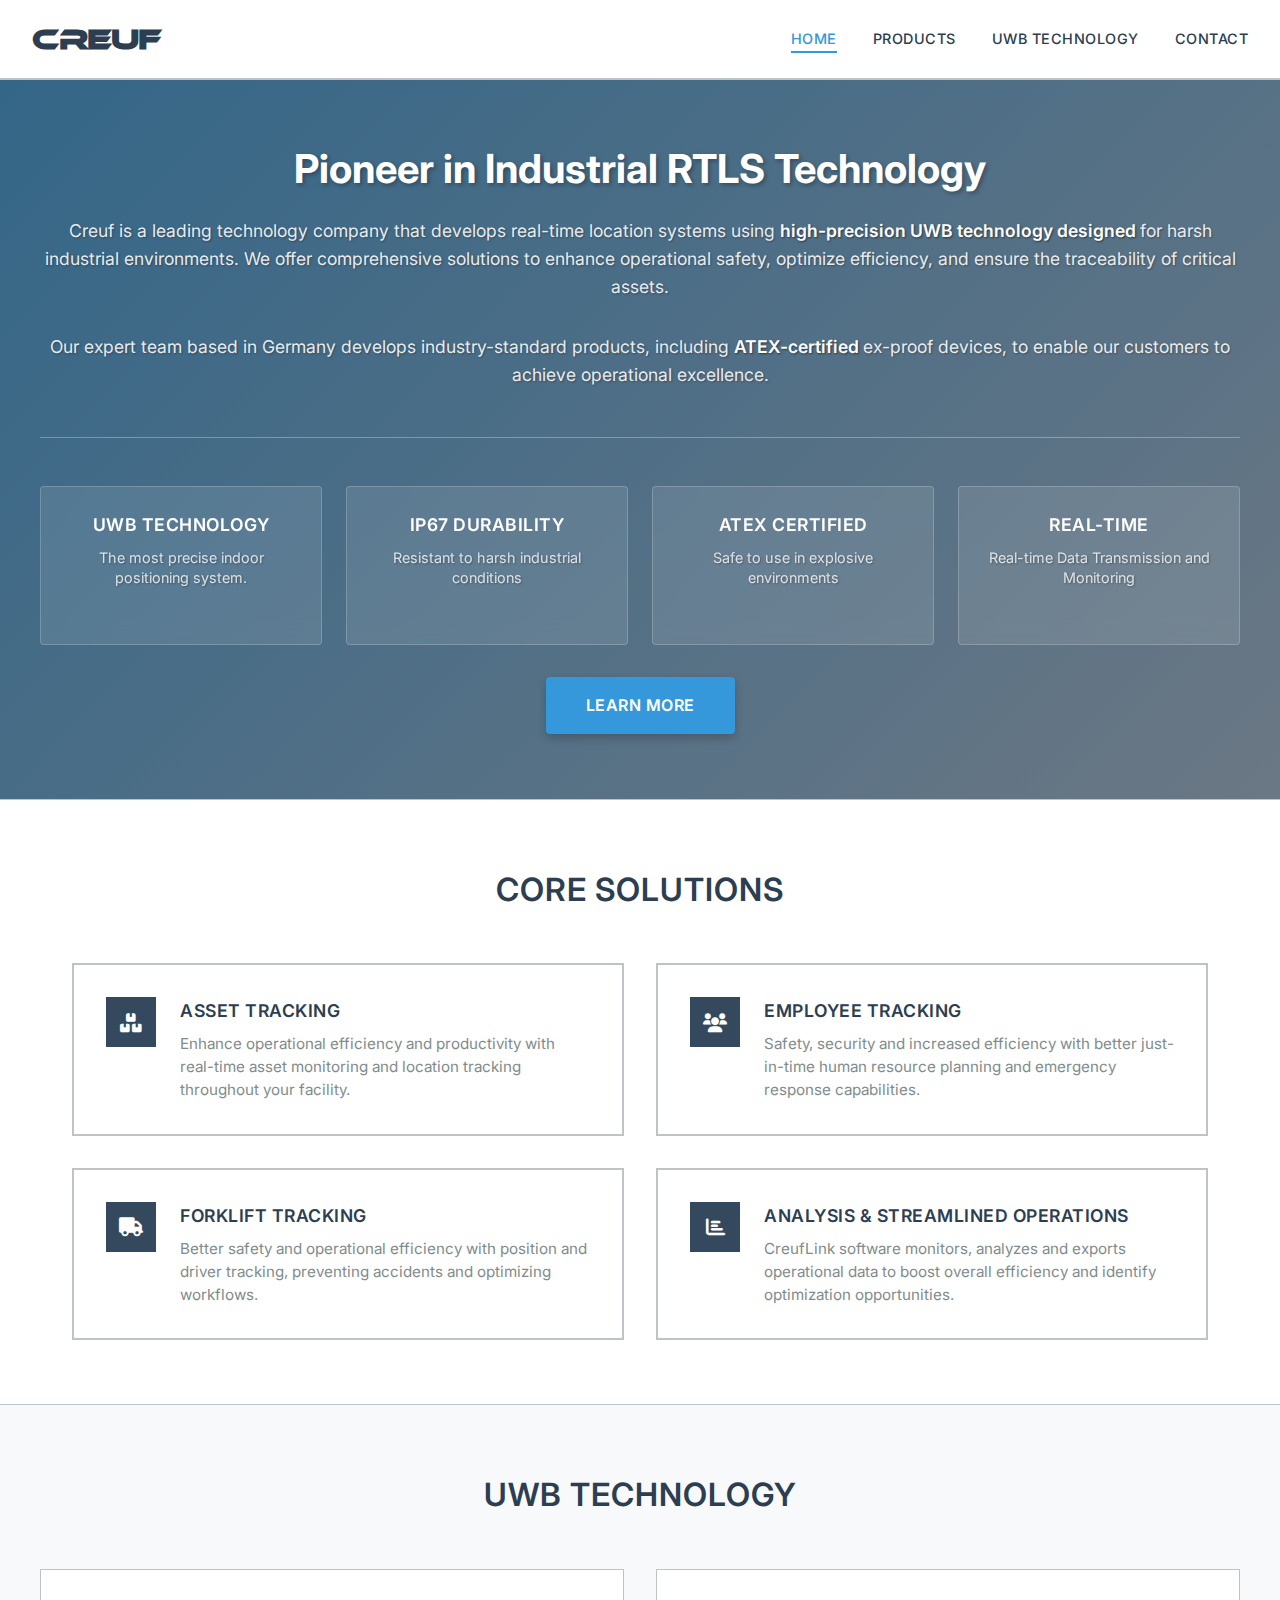
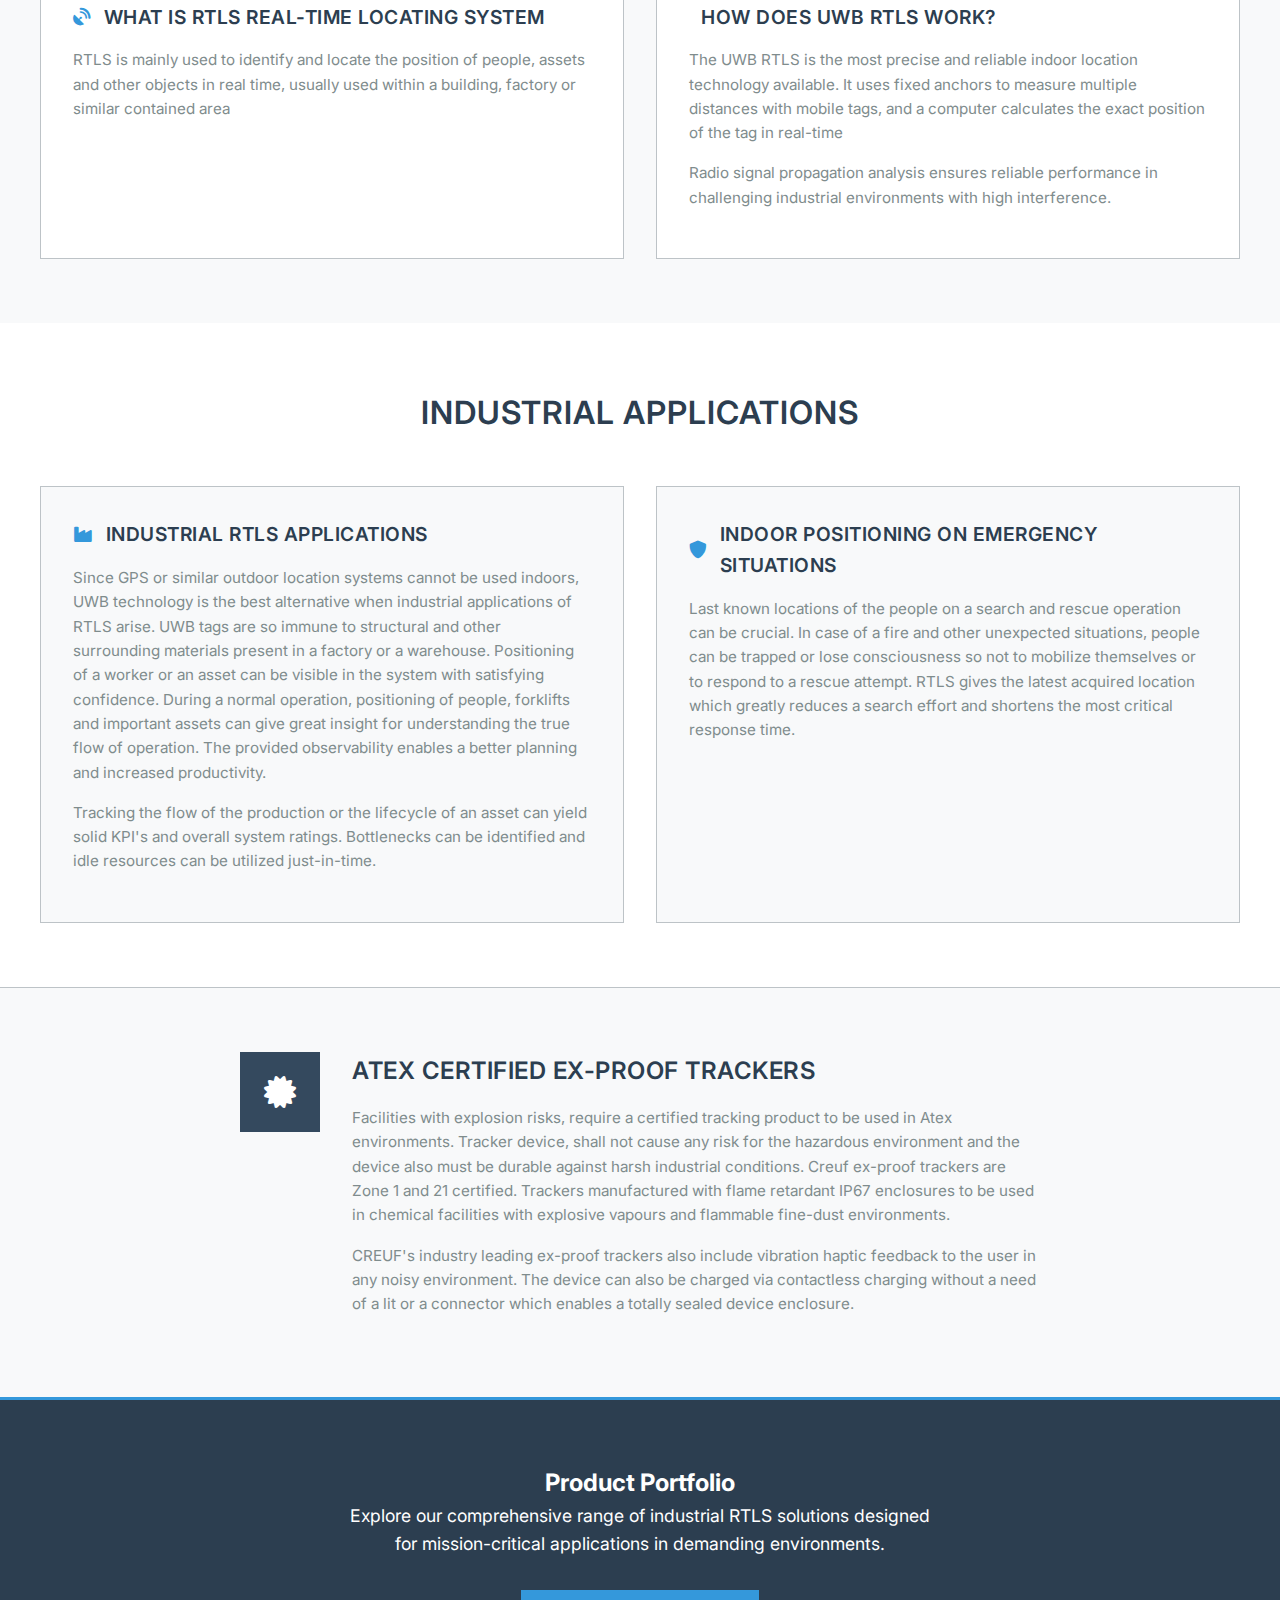
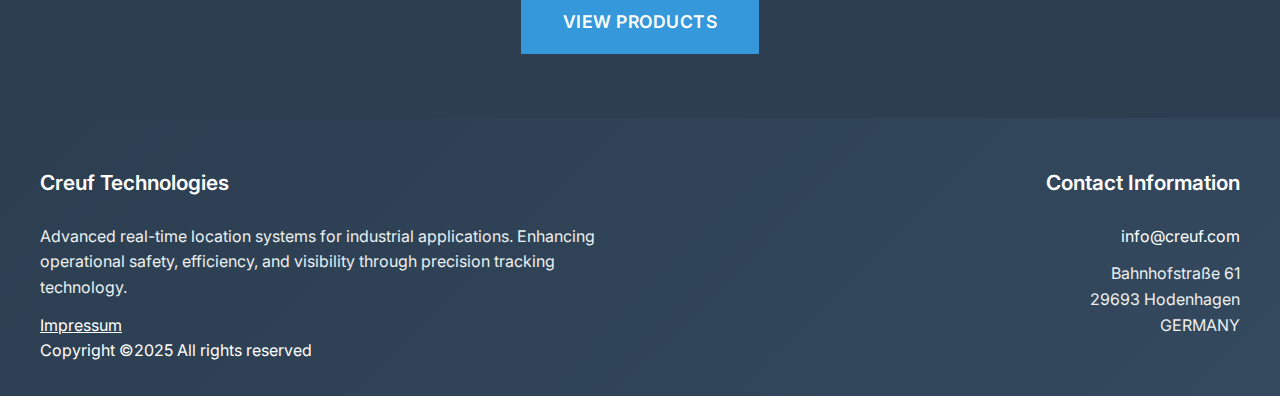
<file: index.html>
<!DOCTYPE html>
<html lang="en">
<head>
  <meta charset="UTF-8">
  <meta name="viewport" content="width=device-width, initial-scale=1.0">
  <title>Creuf RTLS</title>
  <meta name="description" content="Creuf provides industrial-grade RTLS solutions including employee tracking, forklift tracking, and Atex-certified ex-proof devices for real-time visibility and operational safety.">
  <meta name="keywords" content="RTLS, UWB, real-time tracking, asset tracking, industrial safety, ex-proof tracker, Atex certified, employee tracking, forklift tracking, indoor positioning">
  <link rel="canonical" href="https://www.creuf.com/" /> 
  <link rel="icon" href="assets/favikon.png" type="image/x-icon" />
  <link href="https://fonts.googleapis.com/css2?family=Inter:wght@400;500;600;700&display=swap" rel="stylesheet">
  <link href="https://cdnjs.cloudflare.com/ajax/libs/font-awesome/6.0.0/css/all.min.css" rel="stylesheet">
  <style>
    @font-face {
      font-family: 'Ethnocentric';
      src: url('assets/Fonts/Ethnocentric Rg.otf') format('opentype'); 
      font-weight: normal;
      font-style: normal;
      font-display: swap;
    }
    :root {
      --primary-color: #2c3e50; 
      --secondary-color: #34495e;
      --accent-color: #3498db;
      --text-color: #2c3e50;
      --text-light: #7f8c8d;
      --background-color: #ffffff;
      --background-light: #f8f9fa;
      --border-color: #bdc3c7;
      --shadow-light: 0 2px 4px rgba(0,0,0,0.1);
      --shadow-medium: 0 4px 8px rgba(0,0,0,0.15);
    }
    
    * {
      margin: 0;
      padding: 0;
      box-sizing: border-box;
    }

    body {
      background-color: var(--background-color);
      color: var(--text-color);
      font-family: "Inter", -apple-system, BlinkMacSystemFont, sans-serif;
      line-height: 1.6;
    }

    /* Header */
    header {
      background-color: var(--background-color);
      padding: 1rem 2rem;
      display: flex;
      justify-content: space-between;
      align-items: center;
      position: sticky;
      top: 0;
      border-bottom: 2px solid var(--border-color);
      z-index: 1000;
    }

    .logo {
      font-size: 1.8rem;
      font-weight: 700;
      color: var(--primary-color);
      text-decoration: none;
      letter-spacing: -0.5px;
      font-family: 'Ethnocentric', sans-serif;
      text-transform: uppercase;
      -webkit-user-select: none;
      -moz-user-select: none;
      -ms-user-select: none;
      user-select: none;
    }

    nav a {
      margin-left: 2rem;
      text-decoration: none;
      color: var(--text-color);
      font-weight: 500;
      transition: color 0.2s ease;
      text-transform: uppercase;
      font-size: 0.9rem;
      letter-spacing: 0.5px;
      -webkit-user-select: none;
      -moz-user-select: none;
      -ms-user-select: none;
      user-select: none;
    }

    nav a:hover {
      color: var(--accent-color);
    }

    nav a.active {
      color: var(--accent-color);
      border-bottom: 2px solid var(--accent-color);
      padding-bottom: 4px;
    }
 
    /* Hero Section */
    .hero {
      position: relative;
      padding: 4rem 2rem;
      text-align: center;
      border-bottom: 1px solid var(--border-color);
      overflow: hidden;
      min-height: 80vh;
      display: flex;
      align-items: center;
      justify-content: center;
      background: linear-gradient(135deg, rgba(1, 64, 106, 0.8), rgba(44, 62, 80, 0.7));
    }

    .hero-slideshow {
      position: absolute;
      top: 0;
      left: 0;
      width: 100%;
      height: 100%;
      z-index: 1;
    }

    .hero-slide {
      position: absolute;
      top: 0;
      left: 0;
      width: 100%;
      height: 100%;
      opacity: 0;
      transition: opacity 2s ease-in-out;
      background-size: cover;
      background-position: center;
      background-repeat: no-repeat;
      animation: slideAnimation 20s infinite;
      z-index: 2;
    }

    .hero-slide:nth-child(1) {
      animation-delay: 0s;
      background-image: url('assets/fabrika1.jpg');
    }

    .hero-slide:nth-child(2) {
      animation-delay: 4s;
      background-image: url('assets/fabrika2.jpg');
    }

    .hero-slide:nth-child(3) {
      animation-delay: 8s;
      background-image: url('assets/fabrika3.jpg');
    }

    .hero-slide:nth-child(4) {
      animation-delay: 12s;
      background-image: url('assets/fabrika4.jpg');
    }

    .hero-slide:nth-child(5) {
      animation-delay: 16s;
      background-image: url('assets/fabrika5.jpg');
    }

    .hero-slide:nth-child(6) {
      animation-delay: 16s;
      background-image: url('assets/fabrika6.jpg');
    }

    @keyframes slideAnimation {
      0% { opacity: 0; }
      5% { opacity: 1; }
      20% { opacity: 1; }
      25% { opacity: 0; }
      100% { opacity: 0; }
    }

    .hero-slide::before {
      content: '';
      position: absolute;
      top: 0;
      left: 0;
      width: 100%;
      height: 100%;
      background: linear-gradient(135deg, rgba(1, 64, 106, 0.7), rgba(44, 62, 80, 0.6));
      z-index: 3;
    }

    .hero-content {
      max-width: 1200px;
      margin: 0 auto;
      align-items: center;
      position: relative;
      z-index: 10;
    }

    .hero-text {
      text-align: center;
      color: var(--background-color);
    }

    .hero-text h1 {
      font-size: 2.5rem;
      color: var(--background-color);
      margin-bottom: 1.5rem;
      font-weight: 700;
      line-height: 1.2;
      text-shadow: 2px 2px 4px rgba(0,0,0,0.3);
    }

    .hero-text p {
      font-size: 1.1rem;
      color: rgba(255, 255, 255, 0.9);
      margin-bottom: 2rem;
      line-height: 1.6;
      text-shadow: 1px 1px 2px rgba(0,0,0,0.3);
    }

    .hero-text .highlight {
      color: #ffffff;
      font-weight: 600;
      text-shadow: 1px 1px 2px rgba(0,0,0,0.5);
    }

    .tech-highlights {
      display: grid;
      grid-template-columns: repeat(4, 1fr);
      gap: 1.5rem;
      margin-top: 3rem;
      padding-top: 3rem;
      border-top: 1px solid rgba(255, 255, 255, 0.3);
    }

    .tech-highlight {
      text-align: center;
      padding: 1.5rem;
      background-color: rgba(255, 255, 255, 0.1);
      border: 1px solid rgba(255, 255, 255, 0.2);
      border-radius: 4px;
      transition: all 0.3s ease;
      backdrop-filter: blur(10px);
    }

    .tech-highlight:hover {
      border-color: rgba(255, 255, 255, 0.5);
      transform: translateY(-2px);
      background-color: rgba(255, 255, 255, 0.15);
    }

    .tech-highlight h4 {
      font-size: 1.1rem;
      color: var(--background-color);
      margin-bottom: 0.5rem;
      font-weight: 600;
      text-transform: uppercase;
      letter-spacing: 0.5px;
    }

    .tech-highlight p {
      font-size: 0.9rem;
      color: rgba(255, 255, 255, 0.8);
      line-height: 1.4;
    }

    .cta-button {
      background: var(--accent-color);
      color: var(--background-color);
      padding: 1rem 2.5rem;
      border: none;
      font-weight: 600;
      cursor: pointer;
      transition: all 0.2s ease;
      font-size: 1rem;
      text-decoration: none;
      display: inline-block;
      text-transform: uppercase;
      letter-spacing: 0.5px;
      border-radius: 4px;
      margin-top: 2rem;
      box-shadow: 0 4px 8px rgba(0,0,0,0.2);
    }

    .cta-button:hover {
      background: var(--primary-color);
      transform: translateY(-2px);
      box-shadow: 0 6px 12px rgba(0,0,0,0.3);
    }


    /* Features Section */
    .features {
      padding: 4rem 2rem;
      max-width: 1200px;
      margin: 0 auto;
    }

    .section-title {
      font-size: 2rem;
      color: var(--text-color);
      margin-bottom: 3rem;
      font-weight: 600;
      text-transform: uppercase;
      letter-spacing: 1px;
      text-align: center;
    }

    .features-grid {
      display: grid;
      grid-template-columns: repeat(2, 1fr);
      gap: 2rem;
    }

    .feature-card {
      background-color: var(--background-color);
      padding: 2rem;
      border: 2px solid var(--border-color);
      transition: all 0.2s ease;
      display: flex;
      align-items: flex-start;
      gap: 1.5rem;
    }

    .feature-card:hover {
      border-color: var(--accent-color);
    }

    .feature-icon {
      width: 50px;
      height: 50px;
      background: var(--secondary-color);
      display: flex;
      align-items: center;
      justify-content: center;
      color: var(--background-color);
      font-size: 1.2rem;
      flex-shrink: 0;
    }

    .feature-content h3 {
      margin-bottom: 0.5rem;
      color: var(--text-color);
      font-size: 1.1rem;
      font-weight: 600;
      text-transform: uppercase;
      letter-spacing: 0.5px;
    }

    .feature-content p {
      color: var(--text-light);
      line-height: 1.5;
      font-size: 0.95rem;
    }

    /* Technology Section */
    .technology-section {
      background: var(--background-light);
      padding: 4rem 2rem;
      border-top: 1px solid var(--border-color);
      scroll-margin-top: 5rem;
    }

    .tech-content {
      max-width: 1200px;
      margin: 0 auto;
      display: grid;
      grid-template-columns: repeat(2, 1fr);
      gap: 2rem;
    }

    .tech-card {
      padding: 2rem;
      background: var(--background-color);
      border: 1px solid var(--border-color);
    }

    .tech-card h3 {
      color: var(--text-color);
      font-size: 1.2rem;
      margin-bottom: 1rem;
      font-weight: 600;
      text-transform: uppercase;
      letter-spacing: 0.5px;
      display: flex;
      align-items: center;
      gap: 0.75rem;
    }

    .tech-card h3 i {
      font-size: 1.1rem;
      color: var(--accent-color);
    }

    .tech-card p {
      color: var(--text-light);
      line-height: 1.6;
      margin-bottom: 1rem;
      font-size: 0.95rem;
    }

    /* Applications Section */
    .applications-section {
      padding: 4rem 2rem;
      background: var(--background-color);
    }

    .applications-grid {
      max-width: 1200px;
      margin: 0 auto;
      display: grid;
      grid-template-columns: repeat(2, 1fr);
      gap: 2rem;
    }

    .application-card {
      background: var(--background-light);
      padding: 2rem;
      border: 1px solid var(--border-color);
    }

    .application-card h3 {
      color: var(--text-color);
      font-size: 1.2rem;
      margin-bottom: 1rem;
      font-weight: 600;
      text-transform: uppercase;
      letter-spacing: 0.5px;
      display: flex;
      align-items: center;
      gap: 0.75rem;
    }

    .application-card h3 i {
      font-size: 1.1rem;
      color: var(--accent-color);
    }

    .application-card p {
      color: var(--text-light);
      line-height: 1.6;
      font-size: 0.95rem;
      margin-bottom: 1rem;
    }

    /* Certification Section */
    .certification-section {
      background: var(--background-light);
      padding: 4rem 2rem;
      border-top: 1px solid var(--border-color);
    }

    .certification-content {
      max-width: 800px;
      margin: 0 auto;
      display: grid;
      grid-template-columns: auto 1fr;
      gap: 2rem;
      align-items: start;
    }

    .certification-badge {
      width: 80px;
      height: 80px;
      background: var(--secondary-color);
      display: flex;
      align-items: center;
      justify-content: center;
      color: var(--background-color);
      font-size: 2rem;
    }

    .certification-text h3 {
      color: var(--text-color);
      font-size: 1.5rem;
      margin-bottom: 1rem;
      font-weight: 600;
      text-transform: uppercase;
      letter-spacing: 0.5px;
    }

    .certification-text p {
      color: var(--text-light);
      line-height: 1.6;
      margin-bottom: 1rem;
      font-size: 0.95rem;
    }

    /* Products CTA Section */
    .products-cta-section {
      background: var(--primary-color);
      padding: 4rem 2rem;
      text-align: center;
      color: var(--background-color);
      border-top: 3px solid var(--accent-color);
    }

    .products-cta-content {
      max-width: 600px;
      margin: 0 auto;
    }

    .products-cta-content p {
      font-size: 1.1rem;
      margin-bottom: 2rem;
      line-height: 1.6;
    }

    .cta-button-large {
      background: var(--accent-color);
      color: var(--background-color);
      padding: 1rem 2.5rem;
      border: 2px solid var(--accent-color);
      font-weight: 600;
      cursor: pointer;
      transition: all 0.2s ease;
      font-size: 1.1rem;
      text-decoration: none;
      display: inline-block;
      text-transform: uppercase;
      letter-spacing: 0.5px;
    }

    .cta-button-large:hover {
      background: transparent;
      border-color: var(--background-color);
      color: var(--background-color);
    }

    /*FOOTER */
    footer {
      background: linear-gradient(135deg, #2c3e50 0%, #34495e 100%);
      padding: 3rem 2rem 2rem;
      color: var(--white);
    }

    .footer-content {
      display: grid;
      grid-template-columns: repeat(auto-fit, minmax(250px, 1fr));
      gap: 3rem;
      max-width: 1200px;
      margin: 0 auto;
    }

    .footer-content:last-child {
      align-items: right;
    }
    .footer-section h3 {
      color: white;
      margin-bottom: 1.5rem;
      font-size: 1.3rem;
      font-weight: 600;
    }

    .footer-section p {
      margin-bottom: 0.75rem;
      line-height: 1.6;
      color: #ecf0f1;
    }

    .footer-section a {
      color: white;
      text-decoration: none;
      transition: color 0.3s ease;
    }

    .footer-section a:hover {
      color: white;
    }

    .footer-bottom {
      text-align: center;
      margin-top: 2rem;
      padding-top: 2rem;
      border-top: 1px solid #4a5568;
      color: #a0aec0;
    }

    .footer-section:last-child {
      text-align: right;
      justify-self: end;
    }


    /* Responsive Design */
    @media (max-width: 768px) {
      .hero-content {
        grid-template-columns: 1fr;
        text-align: center;
      }

      .features-grid,
      .tech-content,
      .tech-highlights,
      .applications-grid {
        grid-template-columns: 1fr;
      }

      .hero-text,
      .tech-content {
        font-size: 0.5rem;
      }
      
      .certification-content {
        grid-template-columns: 1fr;
        text-align: center;
      }

      .footer-content {
        grid-template-columns: 1fr;
      }

      .hero-text h1 {
        font-size: 2rem;
      }

      nav a {
        margin-left: 1rem;
        font-size: 0.8rem;
      }
    }

    @media (max-width: 480px) {
      header {
        flex-direction: column;
        gap: 1rem;
      }

      nav {
        width: 100%;
        text-align: center;
      }

      nav a {
        margin: 0 0.5rem;
      }

      .hero {
        padding: 2rem 1rem;
      }

      .hero-text h1 {
        font-size: 1.8rem;
      }
    }
  </style>
</head>
<body>
  <header>
    <a href="#" class="logo">CREUF</a>
    <nav>
      <a href="#" class="active">Home</a>
      <a href="products.html">Products</a>
      <a href="#technology">UWB Technology</a>
      <a href="contact.html">Contact</a>
    </nav>
  </header>

  <section class="hero">
    <div class="hero-slideshow">
      <div class="hero-slide"></div>
      <div class="hero-slide"></div>
      <div class="hero-slide"></div>
      <div class="hero-slide"></div>
      <div class="hero-slide"></div>
      <div class="hero-slide"></div>
    </div>
    
    <div class="hero-content">
      <div class="hero-text">
        <h1>Pioneer in Industrial RTLS Technology</h1>
        <p>Creuf is a leading technology company that develops real-time location systems using <span class="highlight">high-precision UWB technology designed </span>  for harsh industrial environments. We offer comprehensive solutions to enhance operational safety, optimize efficiency, and ensure the traceability of critical assets.</p>
        <p>Our expert team based in Germany develops industry-standard products, including <span class="highlight">ATEX-certified </span> ex-proof devices, to enable our customers to achieve operational excellence.</p>

        <div class="tech-highlights">
          <div class="tech-highlight">
            <h4>UWB Technology</h4>
            <p>The most precise indoor positioning system.</p>
          </div>

          <div class="tech-highlight">
            <h4>IP67 Durability</h4>
            <p>Resistant to harsh industrial conditions</p>
          </div>

          <div class="tech-highlight">
            <h4>ATEX Certified</h4>
            <p>Safe to use in explosive environments</p>
          </div>

          <div class="tech-highlight">
            <h4>Real-Time</h4>
            <p>Real-time Data Transmission and Monitoring</p>
          </div>
        </div>
        <a href="#technology" class="cta-button">Learn More</a>
      </div>
    </div>
  </section>

  <section class="features">
    <h2 class="section-title">Core Solutions</h2>
    <div class="features-grid">
      <div class="feature-card">
        <div class="feature-icon">
          <i class="fas fa-boxes"></i>
        </div>
        <div class="feature-content">
          <h3>Asset Tracking</h3>
          <p>Enhance operational efficiency and productivity with real-time asset monitoring and location tracking throughout your facility.</p>
        </div>
      </div>
      <div class="feature-card">
        <div class="feature-icon">
          <i class="fas fa-users"></i>
        </div>
        <div class="feature-content">
          <h3>Employee Tracking</h3>
          <p>Safety, security and increased efficiency with better just-in-time human resource planning and emergency response capabilities.</p>
        </div>
      </div>
      <div class="feature-card">
        <div class="feature-icon">
          <i class="fas fa-truck"></i>
        </div>
        <div class="feature-content">
          <h3>Forklift Tracking</h3>
          <p>Better safety and operational efficiency with position and driver tracking, preventing accidents and optimizing workflows.</p>
        </div>
      </div>
      <div class="feature-card">
        <div class="feature-icon">
          <i class="fas fa-chart-bar"></i>
        </div>
        <div class="feature-content">
          <h3>Analysis & Streamlined Operations</h3>
          <p>CreufLink software monitors, analyzes and exports operational data to boost overall efficiency and identify optimization opportunities.</p>
        </div>
      </div>
    </div>
  </section>

  <section class="technology-section" id="technology">
    <h2 class="section-title">UWB Technology</h2>
    <div class="tech-content">
      <div class="tech-card">
        <h3><i class="fas fa-satellite-dish"></i>What is RTLS Real-time Locating System</h3>
        <p>RTLS is mainly used to identify and locate the position of people, assets and other objects in real time, usually used within a building, factory or similar contained area</p>
      </div>
      <div class="tech-card">
        <h3><i class="fas fa-radio"></i>How does UWB RTLS work?</h3>
        <p>The UWB RTLS is the most precise and reliable indoor location technology available. It uses fixed anchors to measure multiple distances with mobile tags, and a computer calculates the exact position of the tag in real-time</p>
        <p>Radio signal propagation analysis ensures reliable performance in challenging industrial environments with high interference.</p>
      </div>
    </div>
  </section>

  <section class="applications-section">
    <h2 class="section-title">Industrial Applications</h2>
    <div class="applications-grid">
      <div class="application-card">
        <h3><i class="fas fa-industry"></i>Industrial RTLS Applications</h3>
        <p>Since GPS or similar outdoor location systems cannot be used indoors, UWB technology is the best alternative when industrial applications of RTLS arise. UWB tags are so immune to structural and other surrounding materials present in a factory or a warehouse. Positioning of a worker or an asset can be visible in the system with satisfying confidence. During a normal operation, positioning of people, forklifts and important assets can give great insight for understanding the true flow of operation. The provided observability enables a better planning and increased productivity.</p>
        <p>Tracking the flow of the production or the lifecycle of an asset can yield solid KPI's and overall system ratings. Bottlenecks can be identified and idle resources can be utilized just-in-time.</p>
      </div>
      <div class="application-card">
        <h3><i class="fas fa-shield-alt"></i>Indoor Positioning on Emergency Situations</h3>
        <p>Last known locations of the people on a search and rescue operation can be crucial. In case of a fire and other unexpected situations, people can be trapped or lose consciousness so not to mobilize themselves or to respond to a rescue attempt. RTLS gives the latest acquired location which greatly reduces a search effort and shortens the most critical response time.</p>
      </div>
    </div>
  </section>

  <section class="certification-section">
    <div class="certification-content">
      <div class="certification-badge">
        <i class="fas fa-certificate"></i>
      </div>
      <div class="certification-text">
        <h3>Atex Certified Ex-Proof Trackers</h3>
        <p>Facilities with explosion risks, require a certified tracking product to be used in Atex environments. Tracker device, shall not cause any risk for the hazardous environment and the device also must be durable against harsh industrial conditions. Creuf ex-proof trackers are Zone 1 and 21 certified. Trackers manufactured with flame retardant IP67 enclosures to be used in chemical facilities with explosive vapours and flammable fine-dust environments.</p>
        <p>CREUF's industry leading ex-proof trackers also include vibration haptic feedback to the user in any noisy environment. The device can also be charged via contactless charging without a need of a lit or a connector which enables a totally sealed device enclosure.</p>
      </div>
    </div>
  </section>

  <section class="products-cta-section">
    <div class="products-cta-content">
      <h2>Product Portfolio</h2>
      <p>Explore our comprehensive range of industrial RTLS solutions designed for mission-critical applications in demanding environments.</p>
      <a href="products.html" class="cta-button-large">View Products</a>
    </div>
  </section>

  <!--FOOTER-->
    <footer>
      <div class="footer-content">
        <div class="footer-section">
          <h3>Creuf Technologies</h3>
          <p>Advanced real-time location systems for industrial applications. Enhancing operational safety, efficiency, and visibility through precision tracking technology.</p>
          <div class="footer-legal">
            <a href="http://creuf.com/impressum.html" target="_blank" style="color: #fff; text-decoration: underline;">Impressum</a><br>
            <span style="color: #fff;">Copyright ©2025 All rights reserved</span>
          </div>
        </div>
        <div class="footer-section">
            <h3>Contact Information</h3>
            <p><a href="mailto:info@creuf.com">info@creuf.com</a></p>
            <p>Bahnhofstraße 61<br>
               29693 Hodenhagen<br>
               GERMANY</p>
          </div>
        </div>
    </footer>
</body>
</html>
</file>
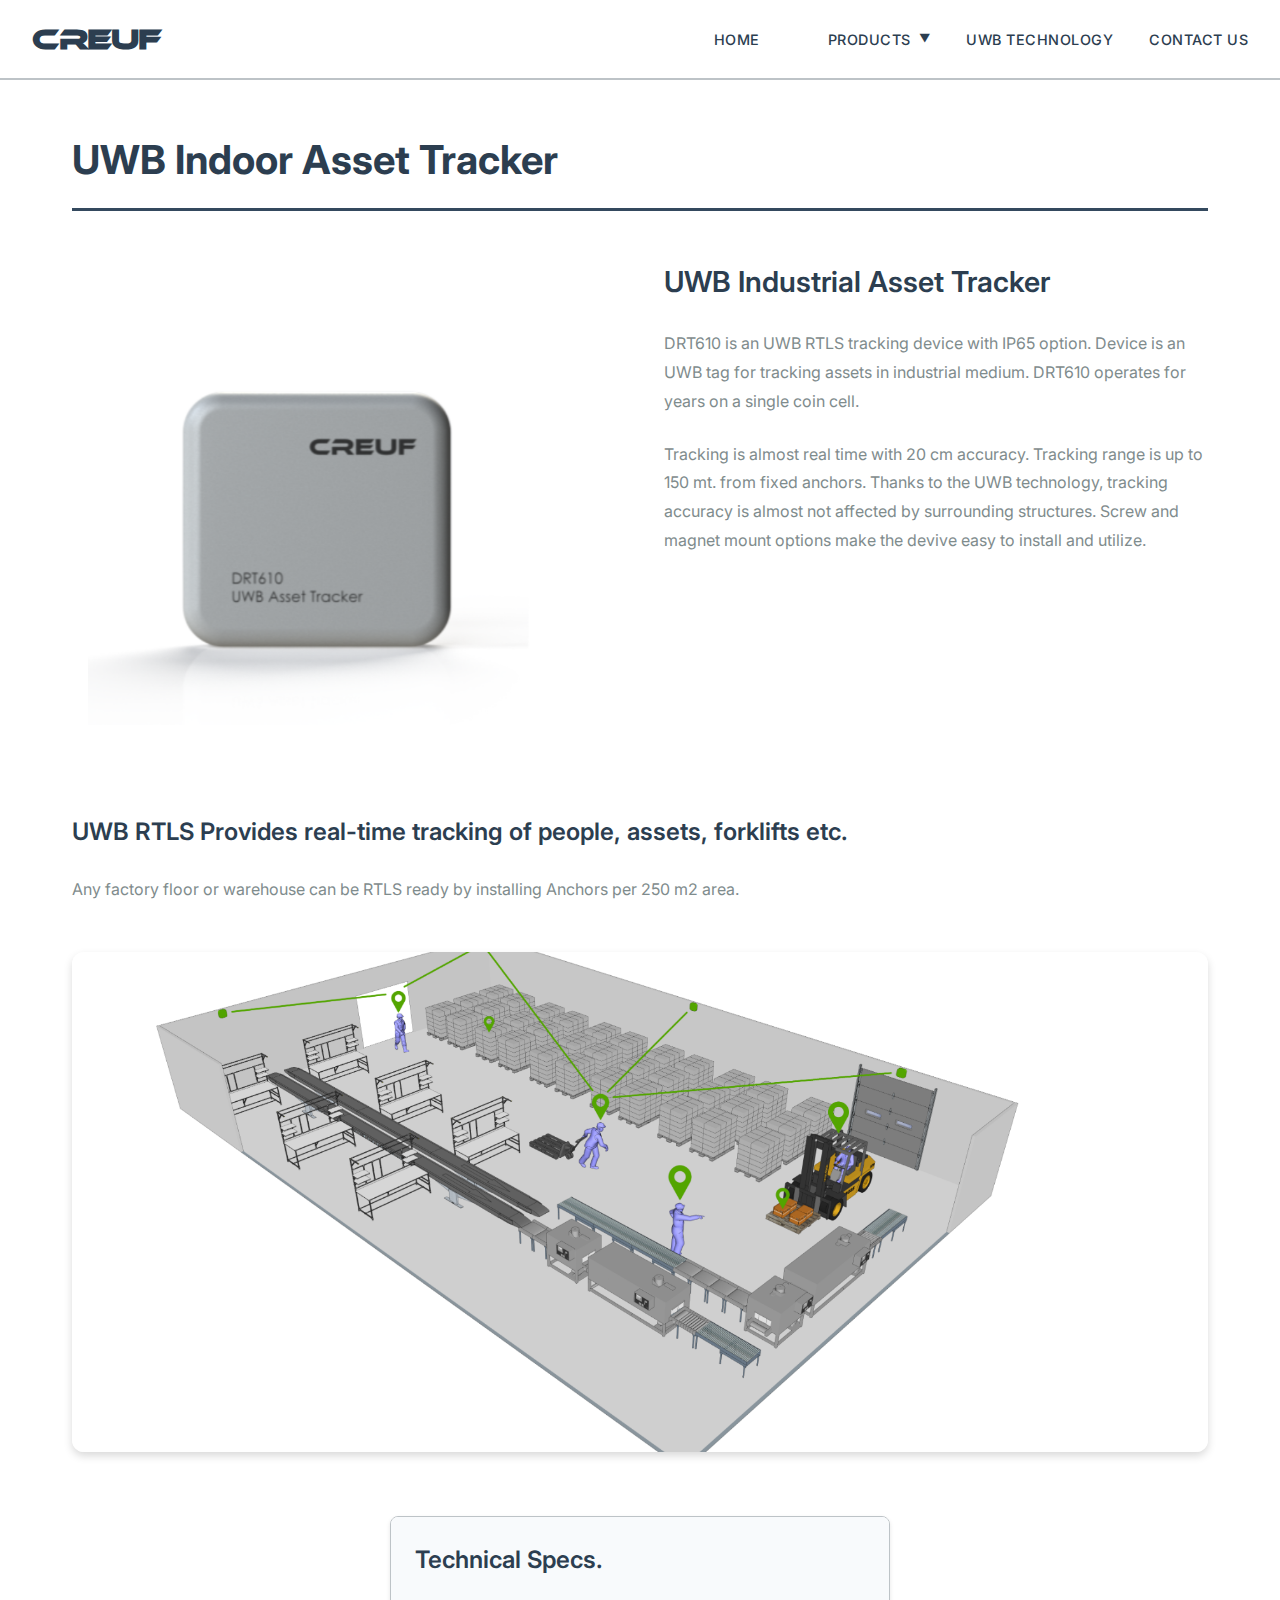
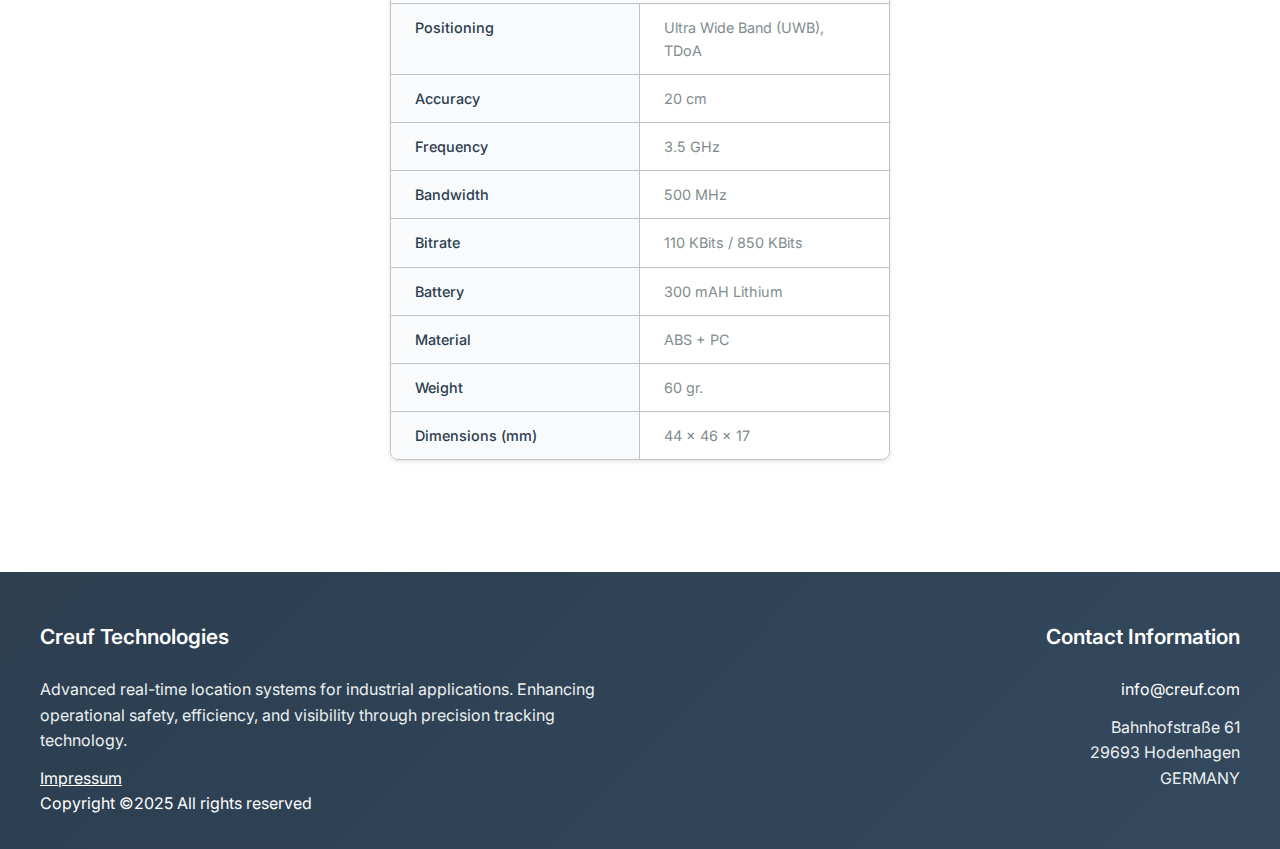
<file: assetTracker.html>
<!DOCTYPE html>
<html lang="en">
<head>
  <meta charset="UTF-8">
  <meta name="viewport" content="width=device-width, initial-scale=1.0">
  <title>Creuf RTLS</title>
  <meta name="description" content="Creuf provides industrial-grade RTLS solutions including employee tracking, forklift tracking, and Atex-certified ex-proof devices for real-time visibility and operational safety.">
  <meta name="keywords" content="RTLS, UWB, real-time tracking, asset tracking, industrial safety, ex-proof tracker, Atex certified, employee tracking, forklift tracking, indoor positioning">
  <link rel="canonical" href="https://www.creuf.com/" /> 
  <link rel="icon" href="assets/favikon.png" type="image/x-icon" />
  <link href="https://fonts.googleapis.com/css2?family=Inter:wght@400;500;600;700&display=swap" rel="stylesheet">
  <link href="https://cdnjs.cloudflare.com/ajax/libs/font-awesome/6.0.0/css/all.min.css" rel="stylesheet">
  <style>
    @font-face {
      font-family: 'Ethnocentric';
      src: url('assets/Fonts/Ethnocentric Rg.otf') format('opentype');
      font-weight: normal;
      font-style: normal;
      font-display: swap;
    }
    :root {
      --primary-color: #2c3e50;
      --secondary-color: #34495e;
      --accent-color: #3498db;
      --text-color: #2c3e50;
      --text-light: #7f8c8d;
      --background-color: #ffffff;
      --background-light: #f8f9fa;
      --border-color: #bdc3c7;
      --shadow-light: 0 2px 4px rgba(0,0,0,0.1);
      --shadow-medium: 0 4px 8px rgba(0,0,0,0.15);
    }
    
    * {
      margin: 0;
      padding: 0;
      box-sizing: border-box;
    }

    body {
      background-color: var(--background-color);
      color: var(--text-color);
      font-family: "Inter", -apple-system, BlinkMacSystemFont, sans-serif;
      line-height: 1.6;
    }

    /* Header */
    header {
      background-color: var(--background-color);
      padding: 1rem 2rem;
      display: flex;
      justify-content: space-between;
      align-items: center;
      position: sticky;
      top: 0;
      border-bottom: 2px solid var(--border-color);
      z-index: 999;
    }

    .logo {
      font-size: 1.8rem;
      font-weight: 700;
      color: var(--primary-color);
      text-decoration: none;
      letter-spacing: -0.5px;
      font-family: 'Ethnocentric', sans-serif;
      text-transform: uppercase;
      -webkit-user-select: none;
      -moz-user-select: none;
      -ms-user-select: none;
      user-select: none;
    }

    nav a {
      margin-left: 2rem;
      text-decoration: none;
      color: var(--text-color);
      font-weight: 500;
      transition: color 0.2s ease;
      text-transform: uppercase;
      font-size: 0.9rem;
      letter-spacing: 0.5px;
      -webkit-user-select: none;
      -moz-user-select: none;
      -ms-user-select: none;
      user-select: none;
    }

    nav a:hover {
      color: var(--accent-color);
    }

    nav a.active {
      color: var(--accent-color);
      border-bottom: 2px solid var(--accent-color);
      padding-bottom: 4px;
    }

    /* Dropdown Styles */
    .dropdown {
      position: relative;
      display: inline-block;
      margin-left: 2rem;
    }

    .dropdown-toggle {
      text-decoration: none;
      color: var(--text-color);
      font-weight: 500;
      transition: all 0.3s ease;
      text-transform: uppercase;
      font-size: 0.9rem;
      letter-spacing: 0.5px;
      -webkit-user-select: none;
      -moz-user-select: none;
      -ms-user-select: none;
      user-select: none;
      cursor: pointer;
      display: flex;
      align-items: center;
      gap: 0.5rem;
      padding: 0.5rem 0;
    }

    .dropdown-toggle:hover {
      color: var(--primary-color);
    }

    .dropdown-toggle.active {
      color: var(--accent-color);
      border-bottom: 2px solid var(--accent-color);
      padding-bottom: 4px;
    }

    .dropdown-arrow {
      font-size: 0.7rem;
      transition: transform 0.3s ease;
    }

    .dropdown:hover .dropdown-arrow {
      transform: rotate(180deg);
    }

    .dropdown-menu {
      position: absolute;
      top: calc(100% + 5px);
      left: 50%;
      transform: translateX(-50%);
      background: white;
      min-width: 220px;
      box-shadow: 0 8px 25px rgba(0,0,0,0.15);
      border-radius: 12px;
      border: 1px solid var(--border-color);
      z-index: 1000;
      opacity: 0;
      visibility: hidden;
      transform: translateX(-50%) translateY(-10px);
      transition: all 0.3s cubic-bezier(0.4, 0, 0.2, 1);
      overflow: hidden;
      backdrop-filter: blur(10px);
    }

    .dropdown:hover .dropdown-menu {
      opacity: 1;
      visibility: visible;
      transform: translateX(-50%) translateY(0);
    }

    .dropdown-menu::before {
      content: '';
      position: absolute;
      top: -8px;
      left: 50%;
      transform: translateX(-50%);
      width: 0;
      height: 0;
      border-left: 8px solid transparent;
      border-right: 8px solid transparent;
      border-bottom: 8px solid white;
      filter: drop-shadow(0 -2px 4px rgba(0,0,0,0.1));
    }

    .dropdown-menu a {
      display: block;
      padding: 1rem 1.5rem;
      margin: 0;
      color: var(--text-color);
      text-decoration: none;
      font-size: 0.85rem;
      font-weight: 500;
      text-transform: uppercase;
      letter-spacing: 0.5px;
      transition: all 0.3s ease;
      border-bottom: 1px solid rgba(189, 195, 199, 0.3);
      position: relative;
      overflow: hidden;
    }

    .dropdown-menu a:last-child {
      border-bottom: none;
    }

    .dropdown-menu a:hover {
      background: linear-gradient(135deg, var(--background-light) 0%, #f0f8ff 100%);
      color: var(--primary-color);
    }

    .dropdown-menu a::before {
      content: '';
      position: absolute;
      left: 0;
      top: 0;
      height: 100%;
      width: 3px;
      background: var(--accent-color);
      transform: scaleY(0);
      transition: transform 0.3s ease;
      transform-origin: bottom;
    }

    .dropdown-menu a:hover::before {
      transform: scaleY(1);
    }

    /* Bridge area to prevent menu closing */
    .dropdown::after {
      content: '';
      position: absolute;
      top: 100%;
      left: 0;
      right: 0;
      height: 10px;
      background: transparent;
    }

        /* Main Content */
        main {
      max-width: 1200px;
      margin: 0 auto;
      padding: 3rem 2rem;
    }

    .product-title {
      font-size: 2.5rem;
      font-weight: 700;
      color: var(--primary-color);
      margin-bottom: 3rem;
      border-bottom: 3px solid var(--secondary-color);
      padding-bottom: 1rem;
    }

    .product-overview {
      display: grid;
      grid-template-columns: 1fr 1fr;
      gap: 3rem;
      margin-bottom: 4rem;
    }

    .product-image {
      position: relative;
      overflow: hidden;
      border-radius: 8px;
      padding: 1rem;
    }

    .product-image img {
      width: 100%;
      height: 450px;
      object-fit: cover;
      transition: transform 0.3s ease;
    }

    .product-image:hover img {
      transform: scale(1.05);
    }

    .product-info h2 {
      font-size: 1.8rem;
      font-weight: 600;
      color: var(--primary-color);
      margin-bottom: 1.5rem;
    }

    .product-info p {
      color: var(--text-light);
      line-height: 1.8;
      margin-bottom: 1.5rem;
    }

    .product-features {
      margin-bottom: 4rem;
    }

    .product-features h3 {
      font-size: 1.5rem;
      font-weight: 600;
      color: var(--primary-color);
      margin-bottom: 1.5rem;
    }

    .product-features p {
      color: var(--text-light);
      line-height: 1.8;
      margin-bottom: 2rem;
    }


    .factory-section {
      text-align: center;
      margin: 3rem 0;
    }

    .footer-section:last-child {
      text-align: right;
    }

    .factory-title {
      font-size: 1.3rem;
      font-weight: 600;
      color: var(--primary-color);
      margin-bottom: 1.5rem;
    }

    .factory-image {
      display: block;
      margin: 0 auto;
      max-width: 100%;
      width: 100%;
      height: 500px;
      object-fit: cover;
      border-radius: 12px;
      box-shadow: var(--shadow-medium);
    }

    /* Teknik resim ve detaylar */
    .tech-specs-section {
      display: flex;
      justify-content: center;
      margin: 4rem 0;
    }

    .tech-specs {
      background-color: var(--white);
      border-radius: 8px;
      box-shadow: var(--shadow-light);
      overflow: hidden;
      border: 1px solid var(--border-color);
      max-width: 500px;
      margin: 0 auto;
    }

    .tech-specs h3 {
      font-size: 1.5rem;
      font-weight: 600;
      color: var(--text-color);
      padding: 1.5rem;
      background-color: #f8fafc;
      margin: 0;
      border-bottom: 1px solid var(--border-color);
    }

    .specs-table {
      width: 100%;
    }

    .spec-row {
      display: grid;
      grid-template-columns: 1fr 1fr;
      border-bottom: 1px solid var(--border-color);
    }

    .spec-row:last-child {
      border-bottom: none;
    }

    .spec-label {
      padding: 0.75rem 1.5rem;
      font-weight: 500;
      color: var(--text-color);
      background-color: #f8fafc;
      border-right: 1px solid var(--border-color);
      font-size: 0.9rem;
    }

    .spec-value {
      padding: 0.75rem 1.5rem;
      color: var(--text-light);
      background-color: var(--white);
      font-size: 0.9rem;
    }

    /* Responsive Design */
    @media (max-width: 768px) {
      .product-overview {
        grid-template-columns: 1fr;
        gap: 2rem;
      }

      .tech-specs-section {
        grid-template-columns: 1fr;
        gap: 2rem;
      }

      .tech-specs-image {
        width: 100%;
        max-width: 300px;
        margin: 0 auto;
        display: block;
      }

      .product-title {
        font-size: 2rem;
      }

      main {
        padding: 2rem 1rem;
      }

      .spec-row {
        grid-template-columns: 1fr;
      }

      .spec-label {
        border-right: none;
        border-bottom: 1px solid var(--border-color);
      }
    }

    /*FOOTER */
    footer {
      background: linear-gradient(135deg, #2c3e50 0%, #34495e 100%);
      padding: 3rem 2rem 2rem;
      color: var(--white);
    }

    .footer-content {
      display: grid;
      grid-template-columns: repeat(auto-fit, minmax(250px, 1fr));
      gap: 3rem;
      max-width: 1200px;
      margin: 0 auto;
    }

    .footer-section h3 {
      color: white;
      margin-bottom: 1.5rem;
      font-size: 1.3rem;
      font-weight: 600;
    }

    .footer-section p {
      margin-bottom: 0.75rem;
      line-height: 1.6;
      color: #ecf0f1;
    }

    .footer-section a {
      color: white;
      text-decoration: none;
      transition: color 0.3s ease;
    }

    .footer-section a:hover {
      color: white;
    }

    .footer-bottom {
      text-align: center;
      margin-top: 2rem;
      padding-top: 2rem;
      border-top: 1px solid #4a5568;
      color: #a0aec0;
    }

  </style>
</head>
<body>
    <header>
        <a href="#" class="logo">CREUF</a>
        <nav>
          <a href="index.html">Home</a>
          <div class="dropdown">
            <a href="products.html" class="dropdown-toggle">
              Products
              <span class="dropdown-arrow">▼</span>
            </a>
            <div class="dropdown-menu">
              <a href="products.html#person-tracker">Person Trackers</a>
              <a href="products.html#asset-tracker">Asset Trackers</a>
            </div>
          </div>
          <a href="index.html#technology">UWB Technology</a>
          <a href="contact.html">Contact Us</a>
        </nav>
    </header>

    <main>
        <!-- Genel Başlık -->
        <h1 class="product-title">UWB Indoor Asset Tracker</h1>

        <!-- Ürün Genel Bakış-->
        <section class="product-overview">
            <div class="product-image">
                <img src="assets/assetTrackerMain.png" alt="UWB Indoor Asset Tracker">
            </div>
            <div class="product-info">
                <h2>UWB Industrial Asset Tracker</h2>
                <p>DRT610 is an UWB RTLS tracking device with IP65 option. Device is an UWB tag for tracking assets in industrial medium. DRT610 operates for years on a single coin cell.</p>
                <p>Tracking is almost real time with 20 cm accuracy. Tracking range is up to 150 mt. from fixed anchors. Thanks to the UWB technology, tracking accuracy is almost not affected by surrounding structures. Screw and magnet mount options make the devive easy to install and utilize.</p>
            </div>
        </section>

        <!-- Özellikler Bölümü -->
        <section class="product-features">
            <h3>UWB RTLS Provides real-time tracking of people, assets, forklifts etc.</h3>
            <p>Any factory floor or warehouse can be RTLS ready by installing Anchors per 250 m2 area.</p>
            
            
            <div class="factory-section">
                <img src="assets/factory.png" alt="Factory RTLS Implementation" class="factory-image">
            </div>
        </section>

        <!-- Teknik resim ve detaylar-->
        <section class="tech-specs-section">
            <div class="tech-specs">
                <h3>Technical Specs.</h3>
                <div class="specs-table">
                    <div class="spec-row">
                        <div class="spec-label">Positioning</div>
                        <div class="spec-value">Ultra Wide Band (UWB), TDoA</div>
                    </div>
                    <div class="spec-row">
                        <div class="spec-label">Accuracy</div>
                        <div class="spec-value">20 cm</div>
                    </div>
                    <div class="spec-row">
                        <div class="spec-label">Frequency</div>
                        <div class="spec-value">3.5 GHz</div>
                    </div>
                    <div class="spec-row">
                        <div class="spec-label">Bandwidth</div>
                        <div class="spec-value">500 MHz</div>
                    </div>
                    <div class="spec-row">
                        <div class="spec-label">Bitrate</div>
                        <div class="spec-value">110 KBits / 850 KBits</div>
                    </div>
                    <div class="spec-row">
                        <div class="spec-label">Battery</div>
                        <div class="spec-value">300 mAH Lithium</div>
                    </div>
                    <div class="spec-row">
                        <div class="spec-label">Material</div>
                        <div class="spec-value">ABS + PC</div>
                    </div>
                    <div class="spec-row">
                        <div class="spec-label">Weight</div>
                        <div class="spec-value">60 gr.</div>
                    </div>
                    <div class="spec-row">
                        <div class="spec-label">Dimensions (mm)</div>
                        <div class="spec-value">44 x 46 x 17</div>
                    </div>
                </div>
            </div>
        </section>

    </main>

    <!--FOOTER-->
    <footer>
      <div class="footer-content">
        <div class="footer-section">
          <h3>Creuf Technologies</h3>
          <p>Advanced real-time location systems for industrial applications. Enhancing operational safety, efficiency, and visibility through precision tracking technology.</p>
          <div class="footer-legal">
            <a href="http://creuf.com/impressum.html" target="_blank" style="color: #fff; text-decoration: underline;">Impressum</a><br>
            <span style="color: #fff;">Copyright ©2025 All rights reserved</span>
          </div>
        </div>
        <div class="footer-section">
            <h3>Contact Information</h3>
            <p><a href="mailto:info@creuf.com">info@creuf.com</a></p>
            <p>Bahnhofstraße 61<br>
               29693 Hodenhagen<br>
               GERMANY</p>
          </div>
        </div>
    </footer>
      
</body>
</html>
</file>
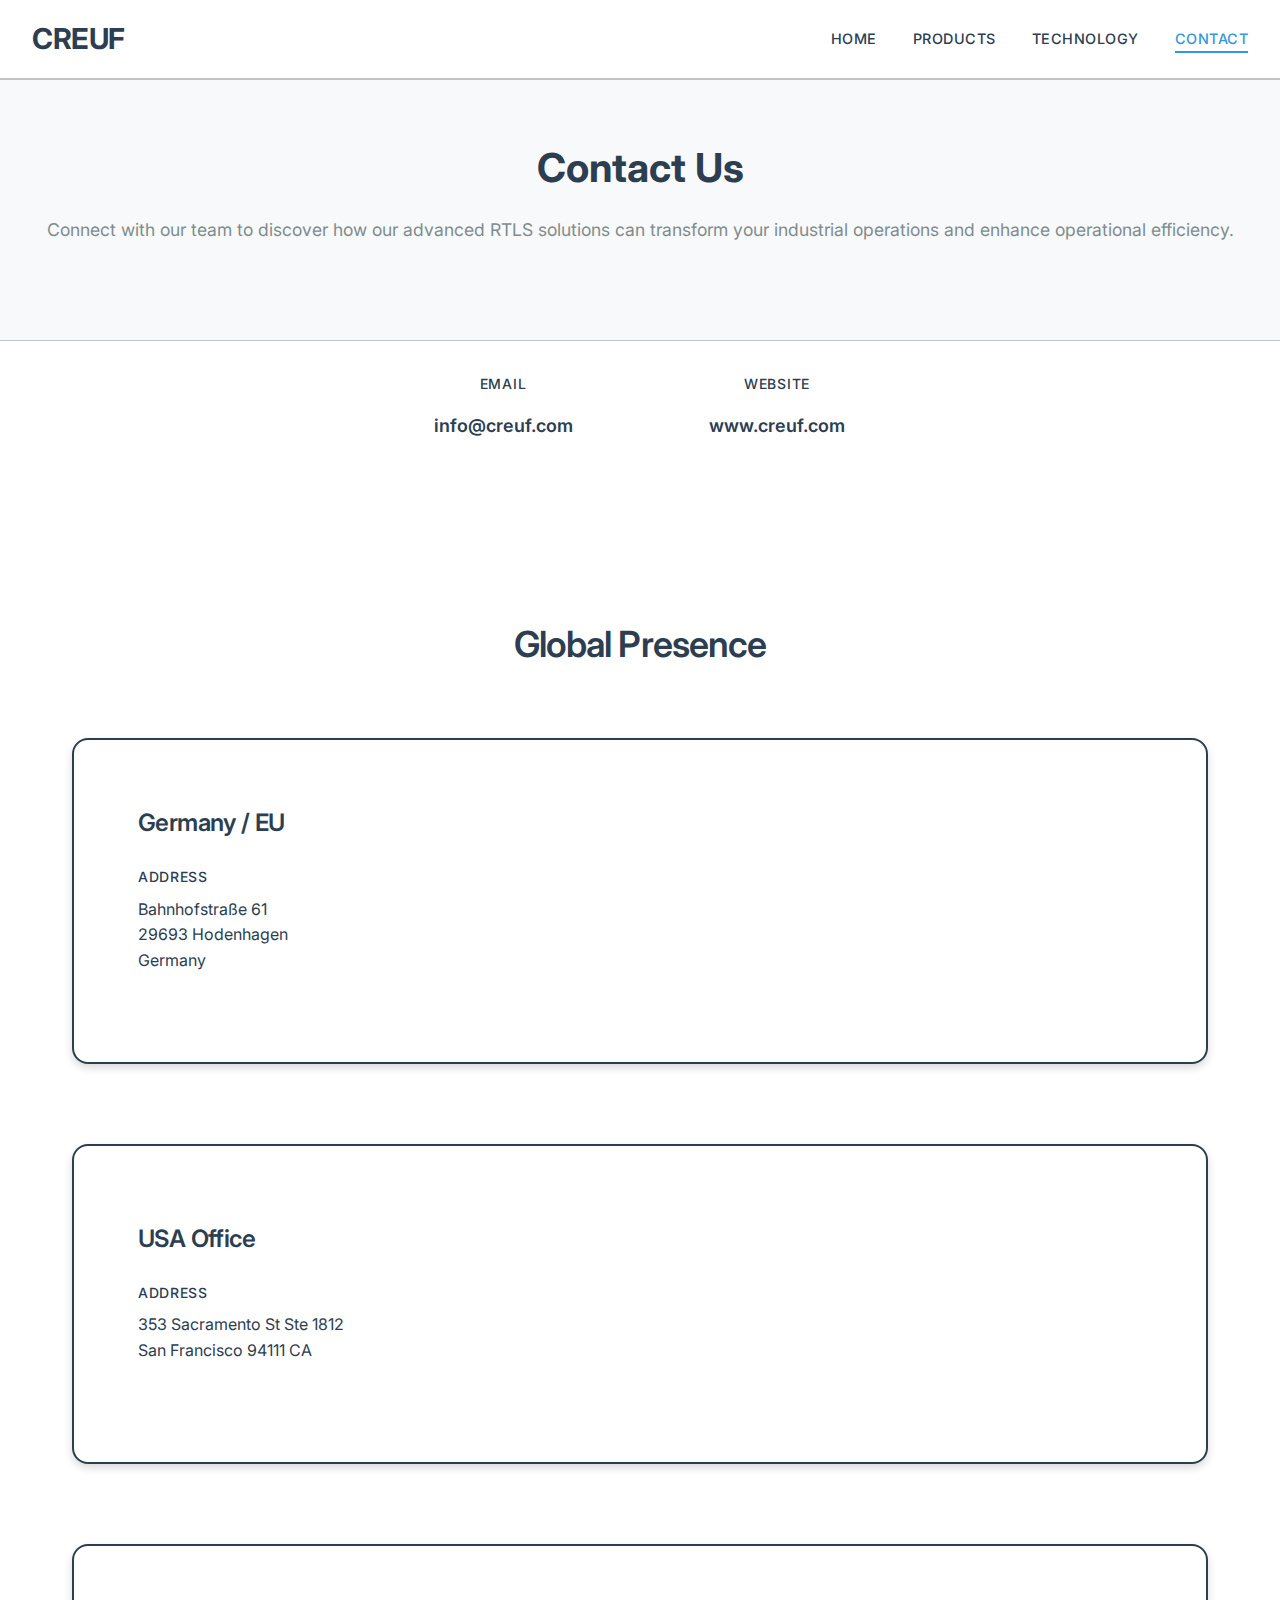
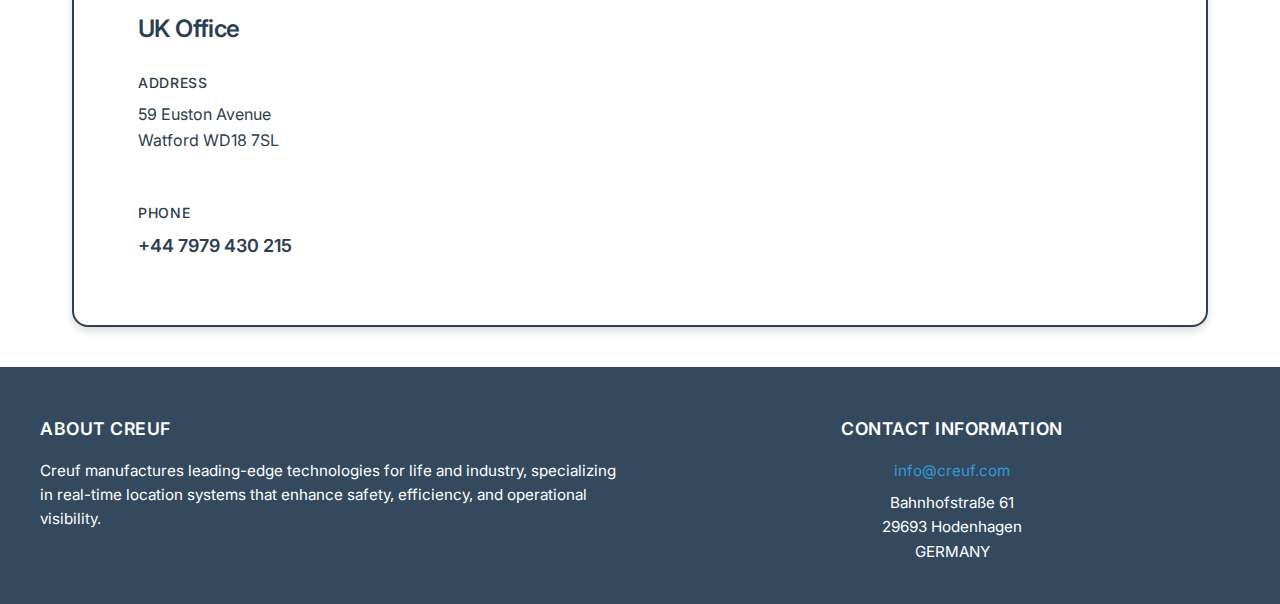
<file: contact.html>
<!DOCTYPE html>
<html lang="en">
<head>
  <meta charset="UTF-8">
  <meta name="viewport" content="width=device-width, initial-scale=1.0">
  <title>Creuf RTLS</title>
  <meta name="description" content="Creuf provides industrial-grade RTLS solutions including employee tracking, forklift tracking, and Atex-certified ex-proof devices for real-time visibility and operational safety.">
  <meta name="keywords" content="RTLS, UWB, real-time tracking, asset tracking, industrial safety, ex-proof tracker, Atex certified, employee tracking, forklift tracking, indoor positioning">
  <link rel="canonical" href="https://www.creuf.com/" /> 
  <link rel="icon" href="assets/favikon.png" type="image/x-icon" />
  <link href="https://fonts.googleapis.com/css2?family=Inter:wght@400;500;600;700&display=swap" rel="stylesheet">
  <link href="https://cdnjs.cloudflare.com/ajax/libs/font-awesome/6.0.0/css/all.min.css" rel="stylesheet">
  <style>
    :root {
      --primary-color: #2c3e50;
      --secondary-color: #34495e;
      --accent-color: #3498db;
      --text-color: #2c3e50;
      --text-light: #7f8c8d;
      --background-color: #ffffff;
      --background-light: #f8f9fa;
      --border-color: #bdc3c7;
      --shadow-light: 0 2px 4px rgba(0,0,0,0.1);
      --shadow-medium: 0 4px 8px rgba(0,0,0,0.15);
    }
    
    * {
      margin: 0;
      padding: 0;
      box-sizing: border-box;
    }

    body {
      background-color: var(--background-color);
      color: var(--text-color);
      font-family: "Inter", -apple-system, BlinkMacSystemFont, sans-serif;
      line-height: 1.6;
    }

    /* Header */
    header {
      background-color: var(--background-color);
      padding: 1rem 2rem;
      display: flex;
      justify-content: space-between;
      align-items: center;
      position: sticky;
      top: 0;
      border-bottom: 2px solid var(--border-color);
      z-index: 999;
    }

    .logo {
      font-size: 1.8rem;
      font-weight: 700;
      color: var(--primary-color);
      text-decoration: none;
      letter-spacing: -0.5px;
    }

    nav a {
      margin-left: 2rem;
      text-decoration: none;
      color: var(--text-color);
      font-weight: 500;
      transition: color 0.2s ease;
      text-transform: uppercase;
      font-size: 0.9rem;
      letter-spacing: 0.5px;
    }

    nav a:hover {
      color: var(--accent-color);
    }

    nav a.active {
      color: var(--accent-color);
      border-bottom: 2px solid var(--accent-color);
      padding-bottom: 4px;
    }
        /* Hero Section */
    .hero {
      background: var(--background-light);
      padding: 4rem 2rem;
      text-align: center;
      border-bottom: 1px solid var(--border-color);
    }

    .hero-content {
      max-width: 1200px;
      margin: 0 auto;
      align-items: center;
    }

    .hero-text {
      text-align: center;
    }

    .hero-text h1 {
      font-size: 2.5rem;
      color: var(--text-color);
      margin-bottom: 1.5rem;
      font-weight: 700;
      line-height: 1.2;
    }

    .hero-text p {
      font-size: 1.1rem;
      color: var(--text-light);
      margin-bottom: 2rem;
      line-height: 1.6;
    }

    .contact-grid {
      max-width: 1200px;
      margin: -3rem auto 0;
      padding: 0 2rem;
      position: relative;
      z-index: 10;
    }

    .contact-card {
      background: var(--background);
      border-radius: 16px;
      box-shadow: var(--shadow-lg);
      padding: 3rem;
      text-align: center;
      border: 1px solid var(--border);
    }

    .contact-methods {
      display: grid;
      grid-template-columns: repeat(2, 1fr);
      gap: 3rem;
      max-width: 500px;
      margin: 0 auto;
    }

    .contact-method {
      padding: 2rem 1.5rem;
      background: var(--surface);
      border-radius: 12px;
      border: 1px solid var(--border);
      transition: transform 0.2s ease, box-shadow 0.2s ease;
    }

    .contact-method:hover {
      transform: translateY(-2px);
      box-shadow: var(--shadow-lg);
    }

    .contact-method h3 {
      color: var(--text-secondary);
      font-size: 0.875rem;
      font-weight: 500;
      text-transform: uppercase;
      letter-spacing: 0.05em;
      margin-bottom: 1rem;
    }

    .contact-method a {
      color: var(--primary-color);
      text-decoration: none;
      font-weight: 600;
      font-size: 1.125rem;
      transition: color 0.2s ease;
    }

    .contact-method a:hover {
      color: var(--secondary-color);
    }

    .locations-section {
      max-width: 1200px;
      margin: 6rem auto 0;
      padding: 0 2rem;
    }

    .section-title {
      text-align: center;
      color: var(--text-primary);
      font-size: 2.25rem;
      font-weight: 600;
      margin-bottom: 4rem;
      letter-spacing: -0.025em;
    }

    .location-grid {
      display: grid;
      gap: 2.5rem;
    }

    .location-item {
      background: var(--white);
      border-radius: 16px;
      box-shadow: var(--shadow-medium);
      border: 2px solid var(--primary-color);
      overflow: hidden;
      display: grid;
      grid-template-columns: 1fr 1fr;
      min-height: 320px;
      margin-bottom: 2.5rem;
      padding: 1.5rem;
    }

    .location-content {
      padding: 2.5rem;
      display: flex;
      flex-direction: column;
      justify-content: center;
    }

    .location-content h3 {
      color: var(--primary-color);
      font-size: 1.5rem;
      font-weight: 600;
      margin-bottom: 1.5rem;
      letter-spacing: -0.025em;
    }

    .address-block {
      margin-bottom: 1.5rem;
    }

    .address-label {
      color: var(--text-secondary);
      font-size: 0.875rem;
      font-weight: 500;
      text-transform: uppercase;
      letter-spacing: 0.05em;
      margin-bottom: 0.5rem;
    }

    .address-text {
      color: var(--text-primary);
      font-size: 1rem;
      line-height: 1.6;
    }

    .phone-block {
      margin-top: 1.5rem;
    }

    .phone-text {
      color: var(--primary-color);
      font-weight: 600;
      font-size: 1.125rem;
    }

    .location-map {
      background: var(--surface);
    }

    .location-map iframe {
      width: 100%;
      height: 100%;
      border: none;
    }
    
    /* Footer */
    footer {
      background: var(--secondary-color);
      padding: 3rem 2rem 2rem;
      color: var(--background-color);
    }

    .footer-content {
      display: grid;
      grid-template-columns: repeat(2, 1fr);
      gap: 3rem;
      max-width: 1200px;
      margin: 0 auto;
    }

    .footer-section h3 {
      color: var(--background-color);
      margin-bottom: 1rem;
      font-size: 1.1rem;
      font-weight: 600;
      text-transform: uppercase;
      letter-spacing: 0.5px;
    }

    .footer-section p {
      margin-bottom: 0.5rem;
      line-height: 1.6;
      font-size: 0.95rem;
    }

    .footer-section a {
      color: var(--accent-color);
      text-decoration: none;
      transition: color 0.2s ease;
    }

    .footer-section a:hover {
      color: var(--background-color);
    }

    .footer-section:last-child {
      text-align: center;
    }

    .footer-bottom {
      text-align: center;
      margin-top: 2rem;
      padding-top: 2rem;
      border-top: 1px solid #4a5568;
      color: #95a5a6;
    }

    @media (max-width: 768px) {
      header {
        flex-direction: column;
        gap: 1rem;
        padding: 1.5rem;
      }

      nav a {
        margin: 0 1rem;
        font-size: 0.9rem;
      }

      .hero-section {
        padding: 3rem 1.5rem;
      }

      .hero-section h1 {
        font-size: 2.25rem;
      }

      .hero-section p {
        font-size: 1.125rem;
      }

      .contact-grid {
        margin: -2rem auto 0;
        padding: 0 1.5rem;
      }

      .contact-card {
        padding: 2rem;
      }

      .contact-methods {
        grid-template-columns: 1fr;
        gap: 1.5rem;
      }

   .locations-section {
      max-width: 1200px;
      margin: 3rem auto 0;
      padding: 0 2rem;
    }

    .locations-title {
      text-align: center;
      color: var(--primary-color);
      font-size: 2rem;
      margin-bottom: 3rem;
      font-weight: 600;
    }

    .location-card {
      background: white;
      border-radius: 12px;
      box-shadow: 0 4px 20px rgba(0, 0, 0, 0.1);
      margin-bottom: 2rem;
      overflow: hidden;
      display: flex;
      min-height: 300px;
    }

    .location-info {
      flex: 1;
      padding: 2rem;
      display: flex;
      flex-direction: column;
      justify-content: center;
    }

    .location-info h3 {
      color: var(--primary-color);
      font-size: 1.5rem;
      margin-bottom: 1rem;
      font-weight: 600;
    }

    .location-info p {
      color: var(--text-color);
      line-height: 1.6;
      margin-bottom: 0.8rem;
      font-size: 1.1rem;
    }


    .location-map {
      flex: 1;
      min-height: 300px;
    }

    .location-map iframe {
      width: 100%;
      height: 100%;
      border: none;
    }

      .footer-content {
        grid-template-columns: 1fr;
        gap: 2.5rem;
        text-align: center;
      }

      .footer-right {
        text-align: center;
      }

      footer {
        padding: 2rem 1rem;
      }
    }
</style>
</head>
<body>
    <header>
    <a href="#" class="logo">CREUF</a>
    <nav>
      <a href="index.html">Home</a>
      <a href="products.html">Products</a>
      <a href="#technology">Technology</a>
      <a href="contact.html" class="active">Contact</a>
    </nav>
  </header>

  <section class="hero">
    <div class="hero-content">
      <div class="hero-text">
        <h1>Contact Us </h1>
        <p>Connect with our team to discover how our advanced RTLS solutions can transform your industrial operations and enhance operational efficiency.</p>
      </div>
    </div>
  </section>

  <div class="contact-grid">
    <div class="contact-card">
      <div class="contact-methods">
        <div class="contact-method">
          <h3>Email</h3>
          <a href="mailto:info@creuf.com">info@creuf.com</a>
        </div>
        <div class="contact-method">
          <h3>Website</h3>
          <a href="https://www.creuf.com" target="_blank">www.creuf.com</a>
        </div>
      </div>
    </div>
  </div>

  <section class="locations-section">
    <h2 class="section-title">Global Presence</h2>
    
    <div class="location-grid">
      <div class="location-item">
        <div class="location-content">
          <h3>Germany / EU</h3>
          <div class="address-block">
            <div class="address-label">Address</div>
            <div class="address-text">
              Bahnhofstraße 61<br>
              29693 Hodenhagen<br>
              Germany
            </div>
          </div>
        </div>
        <div class="location-map">
          <iframe 
            src="https://www.google.com/maps/embed?pb=!1m18!1m12!1m3!1d2414.18563419015!2d9.591694112581127!3d52.764925617950546!2m3!1f0!2f0!3f0!3m2!1i1024!2i768!4f13.1!3m3!1m2!1s0x47b05b9f7bd8a069%3A0x1367f2fcbb5bb43f!2sBahnhofstra%C3%9Fe%2061%2C%2029693%20Hodenhagen%2C%20Almanya!5e0!3m2!1str!2str!4v1751204815537!5m2!1str!2str"
            allowfullscreen="" 
            loading="lazy" 
            referrerpolicy="no-referrer-when-downgrade">
          </iframe>
        </div>
      </div>

      <div class="location-item">
        <div class="location-content">
          <h3>USA Office</h3>
          <div class="address-block">
            <div class="address-label">Address</div>
            <div class="address-text">
              353 Sacramento St Ste 1812<br>
              San Francisco 94111 CA
            </div>
          </div>
        </div>
        <div class="location-map">
          <iframe 
            src="https://www.google.com/maps/embed?pb=!1m18!1m12!1m3!1d3152.828886031069!2d-122.40220888803461!3d37.794049710931816!2m3!1f0!2f0!3f0!3m2!1i1024!2i768!4f13.1!3m3!1m2!1s0x80858061bbde0c63%3A0x44d63074da8bc766!2s353%20Sacramento%20St%20%231812%2C%20San%20Francisco%2C%20CA%2094111%2C%20Amerika%20Birle%C5%9Fik%20Devletleri!5e0!3m2!1str!2str!4v1751204937903!5m2!1str!2str"
            allowfullscreen="" 
            loading="lazy" 
            referrerpolicy="no-referrer-when-downgrade">
          </iframe>
        </div>
      </div>

      <div class="location-item">
        <div class="location-content">
          <h3>UK Office</h3>
          <div class="address-block">
            <div class="address-label">Address</div>
            <div class="address-text">
              59 Euston Avenue<br>
              Watford WD18 7SL
            </div>
          </div>
          <div class="phone-block">
            <div class="address-label">Phone</div>
            <div class="phone-text">+44 7979 430 215</div>
          </div>
        </div>
        <div class="location-map">
          <iframe 
            src="https://www.google.com/maps/embed?pb=!1m18!1m12!1m3!1d9902.18674883397!2d-0.4321725510703205!3d51.649826405495574!2m3!1f0!2f0!3f0!3m2!1i1024!2i768!4f13.1!3m3!1m2!1s0x48766ae56abc03fb%3A0x7e909aa1047cea82!2s59%20Euston%20Ave%2C%20Watford%20WD18%207SZ%2C%20Birle%C5%9Fik%20Krall%C4%B1k!5e0!3m2!1str!2str!4v1751205131250!5m2!1str!2str"
            allowfullscreen="" 
            loading="lazy" 
            referrerpolicy="no-referrer-when-downgrade">
          </iframe>
        </div>
      </div>
    </div>
  </section>




  <footer>
    <div class="footer-content">
      <div class="footer-section">
        <h3>About Creuf</h3>
        <p>Creuf manufactures leading-edge technologies for life and industry, specializing in real-time location systems that enhance safety, efficiency, and operational visibility.</p>
      </div>
      <div class="footer-section">
        <h3>Contact Information</h3>
        <p><a href="mailto:info@creuf.com">info@creuf.com</a></p>
        <p>Bahnhofstraße 61<br>
           29693 Hodenhagen<br>
           GERMANY</p>
      </div>
    </div>
  </footer>
</body>
</html>
</file>
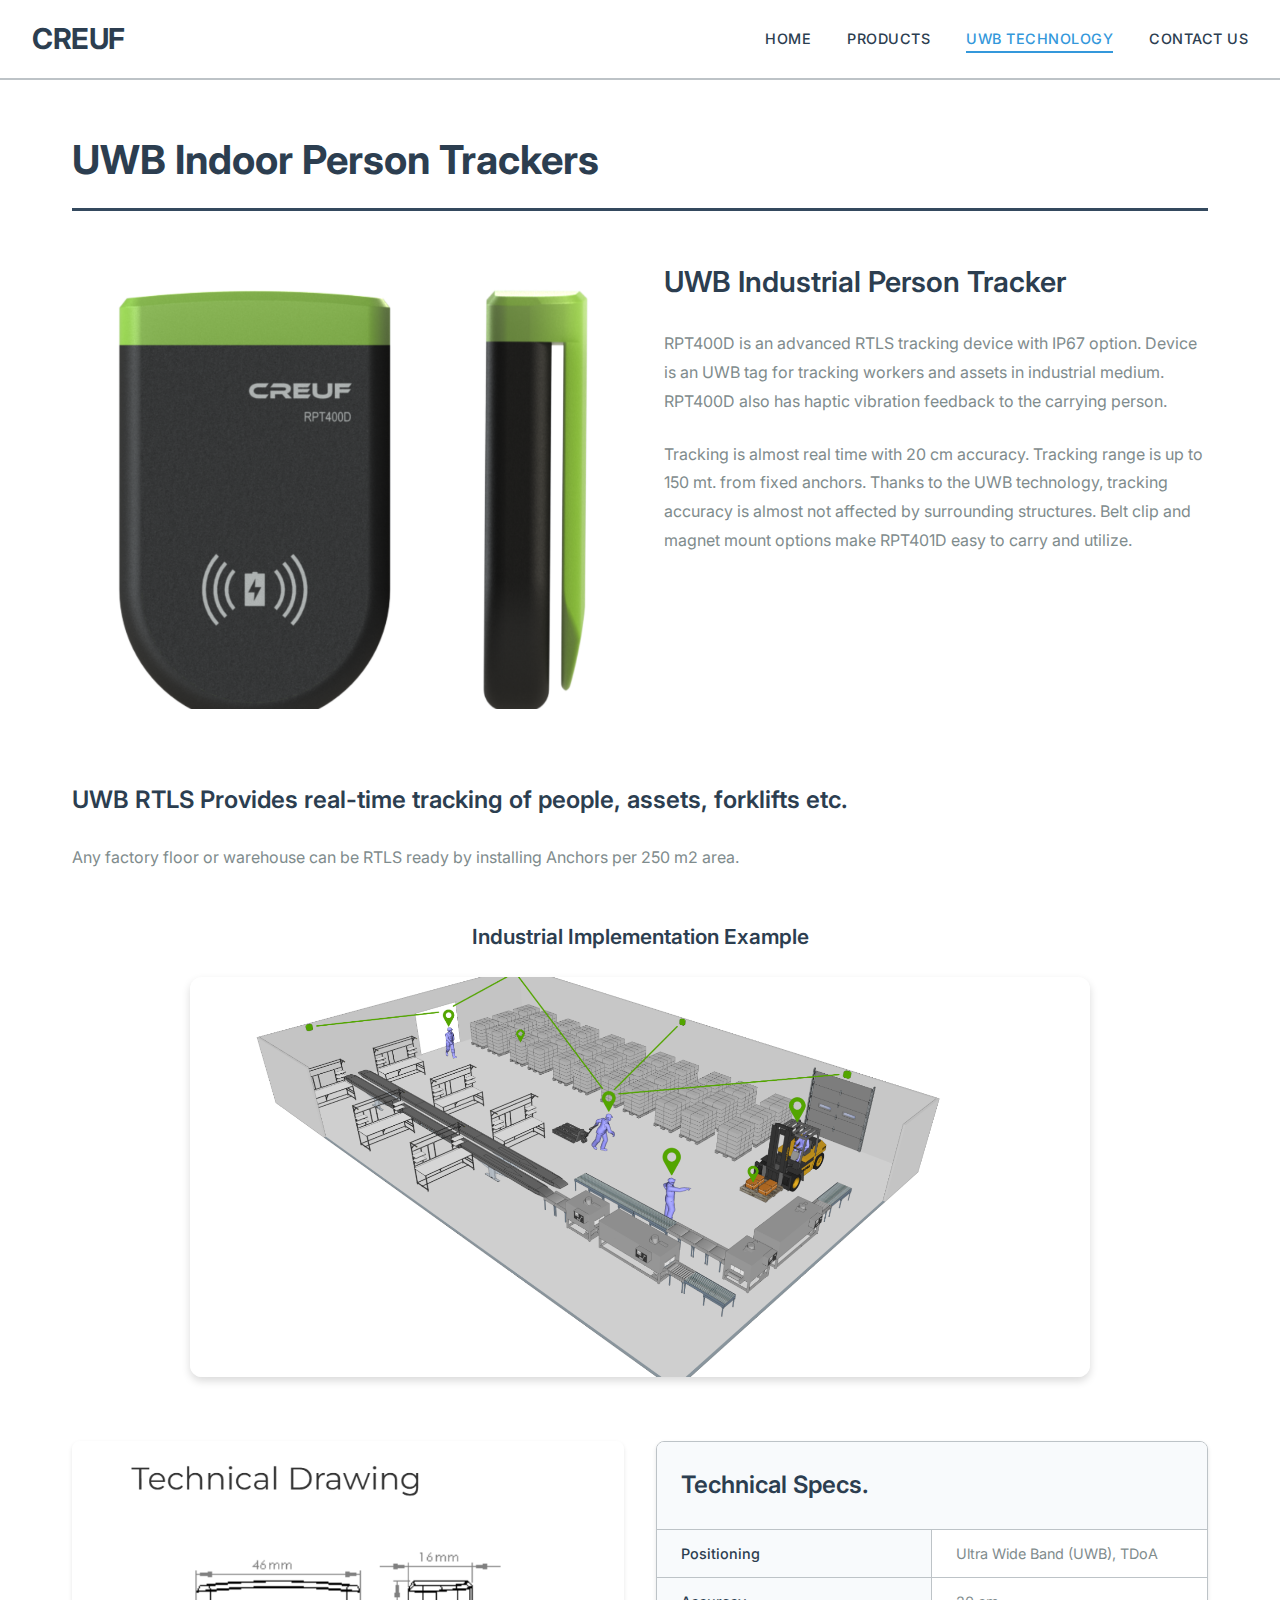
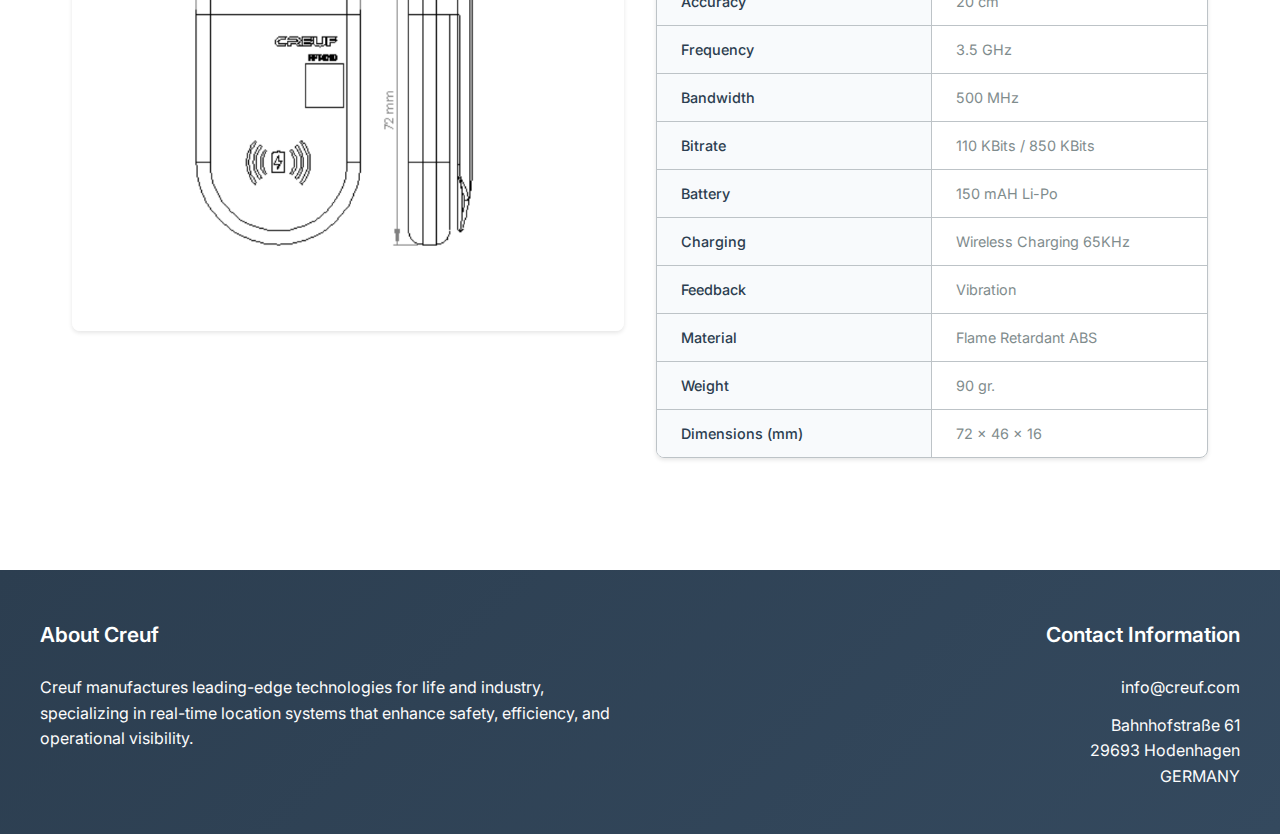
<file: employeeTracker.html>
<!DOCTYPE html>
<html lang="en">
<head>
  <meta charset="UTF-8">
  <meta name="viewport" content="width=device-width, initial-scale=1.0">
  <title>Creuf RTLS</title>
  <meta name="description" content="Creuf provides industrial-grade RTLS solutions including employee tracking, forklift tracking, and Atex-certified ex-proof devices for real-time visibility and operational safety.">
  <meta name="keywords" content="RTLS, UWB, real-time tracking, asset tracking, industrial safety, ex-proof tracker, Atex certified, employee tracking, forklift tracking, indoor positioning">
  <link rel="canonical" href="https://www.creuf.com/" /> 
  <link rel="icon" href="assets/favikon.png" type="image/x-icon" />
  <link href="https://fonts.googleapis.com/css2?family=Inter:wght@400;500;600;700&display=swap" rel="stylesheet">
  <link href="https://cdnjs.cloudflare.com/ajax/libs/font-awesome/6.0.0/css/all.min.css" rel="stylesheet">
  <style>
    :root {
      --primary-color: #2c3e50;
      --secondary-color: #34495e;
      --accent-color: #3498db;
      --text-color: #2c3e50;
      --text-light: #7f8c8d;
      --background-color: #ffffff;
      --background-light: #f8f9fa;
      --border-color: #bdc3c7;
      --shadow-light: 0 2px 4px rgba(0,0,0,0.1);
      --shadow-medium: 0 4px 8px rgba(0,0,0,0.15);
    }
    
    * {
      margin: 0;
      padding: 0;
      box-sizing: border-box;
    }

    body {
      background-color: var(--background-color);
      color: var(--text-color);
      font-family: "Inter", -apple-system, BlinkMacSystemFont, sans-serif;
      line-height: 1.6;
    }

    /* Header */
    header {
      background-color: var(--background-color);
      padding: 1rem 2rem;
      display: flex;
      justify-content: space-between;
      align-items: center;
      position: sticky;
      top: 0;
      border-bottom: 2px solid var(--border-color);
      z-index: 999;
    }

    .logo {
      font-size: 1.8rem;
      font-weight: 700;
      color: var(--primary-color);
      text-decoration: none;
      letter-spacing: -0.5px;
    }

    nav a {
      margin-left: 2rem;
      text-decoration: none;
      color: var(--text-color);
      font-weight: 500;
      transition: color 0.2s ease;
      text-transform: uppercase;
      font-size: 0.9rem;
      letter-spacing: 0.5px;
    }

    nav a:hover {
      color: var(--accent-color);
    }

    nav a.active {
      color: var(--accent-color);
      border-bottom: 2px solid var(--accent-color);
      padding-bottom: 4px;
    }

        /* Main Content */
        main {
      max-width: 1200px;
      margin: 0 auto;
      padding: 3rem 2rem;
    }

    .product-title {
      font-size: 2.5rem;
      font-weight: 700;
      color: var(--primary-color);
      margin-bottom: 3rem;
      border-bottom: 3px solid var(--secondary-color);
      padding-bottom: 1rem;
    }

    .product-overview {
      display: grid;
      grid-template-columns: 1fr 1fr;
      gap: 3rem;
      margin-bottom: 4rem;
    }

    .product-image {
      position: relative;
      overflow: hidden;
      border-radius: 8px;
    }

    .product-image img {
      width: 100%;
      height: 450px;
      object-fit: cover;
      transition: transform 0.3s ease;
    }

    .product-image:hover img {
      transform: scale(1.05);
    }

    .product-info h2 {
      font-size: 1.8rem;
      font-weight: 600;
      color: var(--primary-color);
      margin-bottom: 1.5rem;
    }

    .product-info p {
      color: var(--text-light);
      line-height: 1.8;
      margin-bottom: 1.5rem;
    }

    .product-features {
      margin-bottom: 4rem;
    }

    .product-features h3 {
      font-size: 1.5rem;
      font-weight: 600;
      color: var(--primary-color);
      margin-bottom: 1.5rem;
    }

    .product-features p {
      color: var(--text-light);
      line-height: 1.8;
      margin-bottom: 2rem;
    }

    /* Factory section with title and image */
    .factory-section {
      text-align: center;
      margin: 3rem 0;
    }

    .factory-title {
      font-size: 1.3rem;
      font-weight: 600;
      color: var(--primary-color);
      margin-bottom: 1.5rem;
    }

    .factory-image {
      display: block;
      margin: 0 auto;
      max-width: 900px;
      width: 100%;
      height: 400px;
      object-fit: cover;
      border-radius: 12px;
      box-shadow: var(--shadow-medium);
    }

    /* Technical Specifications Section */
    .tech-specs-section {
      display: grid;
      grid-template-columns: 1fr 1fr;
      gap: 2rem;
      margin: 4rem 0;
      align-items: start;
    }

    .tech-specs-image {
      width: 100%;
      height: auto;
      border-radius: 8px;
      box-shadow: var(--shadow-light);
    }

    .tech-specs {
      background-color: var(--white);
      border-radius: 8px;
      box-shadow: var(--shadow-light);
      overflow: hidden;
      border: 1px solid var(--border-color);
    }

    .tech-specs h3 {
      font-size: 1.5rem;
      font-weight: 600;
      color: var(--text-color);
      padding: 1.5rem;
      background-color: #f8fafc;
      margin: 0;
      border-bottom: 1px solid var(--border-color);
    }

    .specs-table {
      width: 100%;
    }

    .spec-row {
      display: grid;
      grid-template-columns: 1fr 1fr;
      border-bottom: 1px solid var(--border-color);
    }

    .spec-row:last-child {
      border-bottom: none;
    }

    .spec-label {
      padding: 0.75rem 1.5rem;
      font-weight: 500;
      color: var(--text-color);
      background-color: #f8fafc;
      border-right: 1px solid var(--border-color);
      font-size: 0.9rem;
    }

    .spec-value {
      padding: 0.75rem 1.5rem;
      color: var(--text-light);
      background-color: var(--white);
      font-size: 0.9rem;
    }

    /* Responsive Design */
    @media (max-width: 768px) {
      .product-overview {
        grid-template-columns: 1fr;
        gap: 2rem;
      }

      .tech-specs-section {
        grid-template-columns: 1fr;
        gap: 2rem;
      }

      .tech-specs-image {
        width: 100%;
        max-width: 300px;
        margin: 0 auto;
        display: block;
      }

      .product-title {
        font-size: 2rem;
      }

      main {
        padding: 2rem 1rem;
      }

      .spec-row {
        grid-template-columns: 1fr;
      }

      .spec-label {
        border-right: none;
        border-bottom: 1px solid var(--border-color);
      }
    }

    /*FOOTER */
    footer {
      background: linear-gradient(135deg, #2c3e50 0%, #34495e 100%);
      padding: 3rem 2rem 2rem;
      color: white;
    }

    .footer-content {
      display: grid;
      grid-template-columns: repeat(auto-fit, minmax(250px, 1fr));
      gap: 3rem;
      max-width: 1200px;
      margin: 0 auto;
    }

    .footer-section h3 {
      color: white;
      margin-bottom: 1.5rem;
      font-size: 1.3rem;
      font-weight: 600;
    }

    .footer-section p {
      margin-bottom: 0.75rem;
      line-height: 1.6;
      color: #fcfcfc;
    }

    .footer-section a {
      color: white;
      text-decoration: none;
      transition: color 0.3s ease;
    }

    .footer-section a:hover {
      color: white;
    }

    .footer-section:last-child {
        text-align: right;
    }

    .footer-bottom {
      text-align: center;
      margin-top: 2rem;
      padding-top: 2rem;
      border-top: 1px solid #4a5568;
      color: #a0aec0;
    }
 
</style>
</head>
<body>
    <header>
        <a href="#" class="logo">CREUF</a>
        <nav>
          <a href="index.html">Home</a>
          <a href="products.html">Products</a>
          <a href="products.html" class="active">UWB Technology</a>
          <a href="contact.html">Contact Us</a>
        </nav>
    </header>

    <main>
        <!-- Genel Başlık -->
        <h1 class="product-title">UWB Indoor Person Trackers</h1>

        <!--Ürünlerin kendi genel başlıkları-->
        <section class="product-overview">
            <div class="product-image">
                <img src="assets/personTrackerMain.png" alt="UWB Indoor Person Tracker">
            </div>
            <div class="product-info">
                <h2>UWB Industrial Person Tracker</h2>
                <p>RPT400D is an advanced RTLS tracking device with IP67 option. Device is an UWB tag for tracking workers and assets in industrial medium. RPT400D also has haptic vibration feedback to the carrying person.</p>
                <p>Tracking is almost real time with 20 cm accuracy. Tracking range is up to 150 mt. from fixed anchors. Thanks to the UWB technology, tracking accuracy is almost not affected by surrounding structures. Belt clip and magnet mount options make RPT401D easy to carry and utilize.</p>
            </div>
        </section>

        <!-- Özellikler Bölümü -->
        <section class="product-features">
            <h3>UWB RTLS Provides real-time tracking of people, assets, forklifts etc.</h3>
            <p>Any factory floor or warehouse can be RTLS ready by installing Anchors per 250 m2 area.</p>
            
            
            <div class="factory-section">
                <h4 class="factory-title">Industrial Implementation Example</h4>
                <img src="assets/factory.png" alt="Factory RTLS Implementation" class="factory-image">
            </div>
        </section>

        <!--Teknik resim kısmı-->
        <section class="tech-specs-section">
            <img src="assets/PTrackerTechnic.png" alt="Technic" class="tech-specs-image">
            <div class="tech-specs">
                <h3>Technical Specs.</h3>
                <div class="specs-table">
                    <div class="spec-row">
                        <div class="spec-label">Positioning</div>
                        <div class="spec-value">Ultra Wide Band (UWB), TDoA</div>
                    </div>
                    <div class="spec-row">
                        <div class="spec-label">Accuracy</div>
                        <div class="spec-value">20 cm</div>
                    </div>
                    <div class="spec-row">
                        <div class="spec-label">Frequency</div>
                        <div class="spec-value">3.5 GHz</div>
                    </div>
                    <div class="spec-row">
                        <div class="spec-label">Bandwidth</div>
                        <div class="spec-value">500 MHz</div>
                    </div>
                    <div class="spec-row">
                        <div class="spec-label">Bitrate</div>
                        <div class="spec-value">110 KBits / 850 KBits</div>
                    </div>
                    <div class="spec-row">
                        <div class="spec-label">Battery</div>
                        <div class="spec-value">150 mAH Li-Po</div>
                    </div>
                    <div class="spec-row">
                        <div class="spec-label">Charging</div>
                        <div class="spec-value">Wireless Charging 65KHz</div>
                    </div>
                    <div class="spec-row">
                        <div class="spec-label">Feedback</div>
                        <div class="spec-value">Vibration</div>
                    </div>
                    <div class="spec-row">
                        <div class="spec-label">Material</div>
                        <div class="spec-value">Flame Retardant ABS</div>
                    </div>
                    <div class="spec-row">
                        <div class="spec-label">Weight</div>
                        <div class="spec-value">90 gr.</div>
                    </div>
                    <div class="spec-row">
                        <div class="spec-label">Dimensions (mm)</div>
                        <div class="spec-value">72 x 46 x 16</div>
                    </div>
                </div>
            </div>
        </section>

    </main>

    <!--FOOTER-->
    <footer>
        <div class="footer-content">
          <div class="footer-section">
            <h3>About Creuf</h3>
            <p>Creuf manufactures leading-edge technologies for life and industry, specializing in real-time location systems that enhance safety, efficiency, and operational visibility.</p>
          </div>
          <div class="footer-section">
            <h3>Contact Information</h3>
            <p><a href="mailto:info@creuf.com">info@creuf.com</a></p>
            <p>Bahnhofstraße 61<br>
               29693 Hodenhagen<br>
               GERMANY</p>
          </div>
        </div>
    </footer>
      
</body>
</html>
</file>
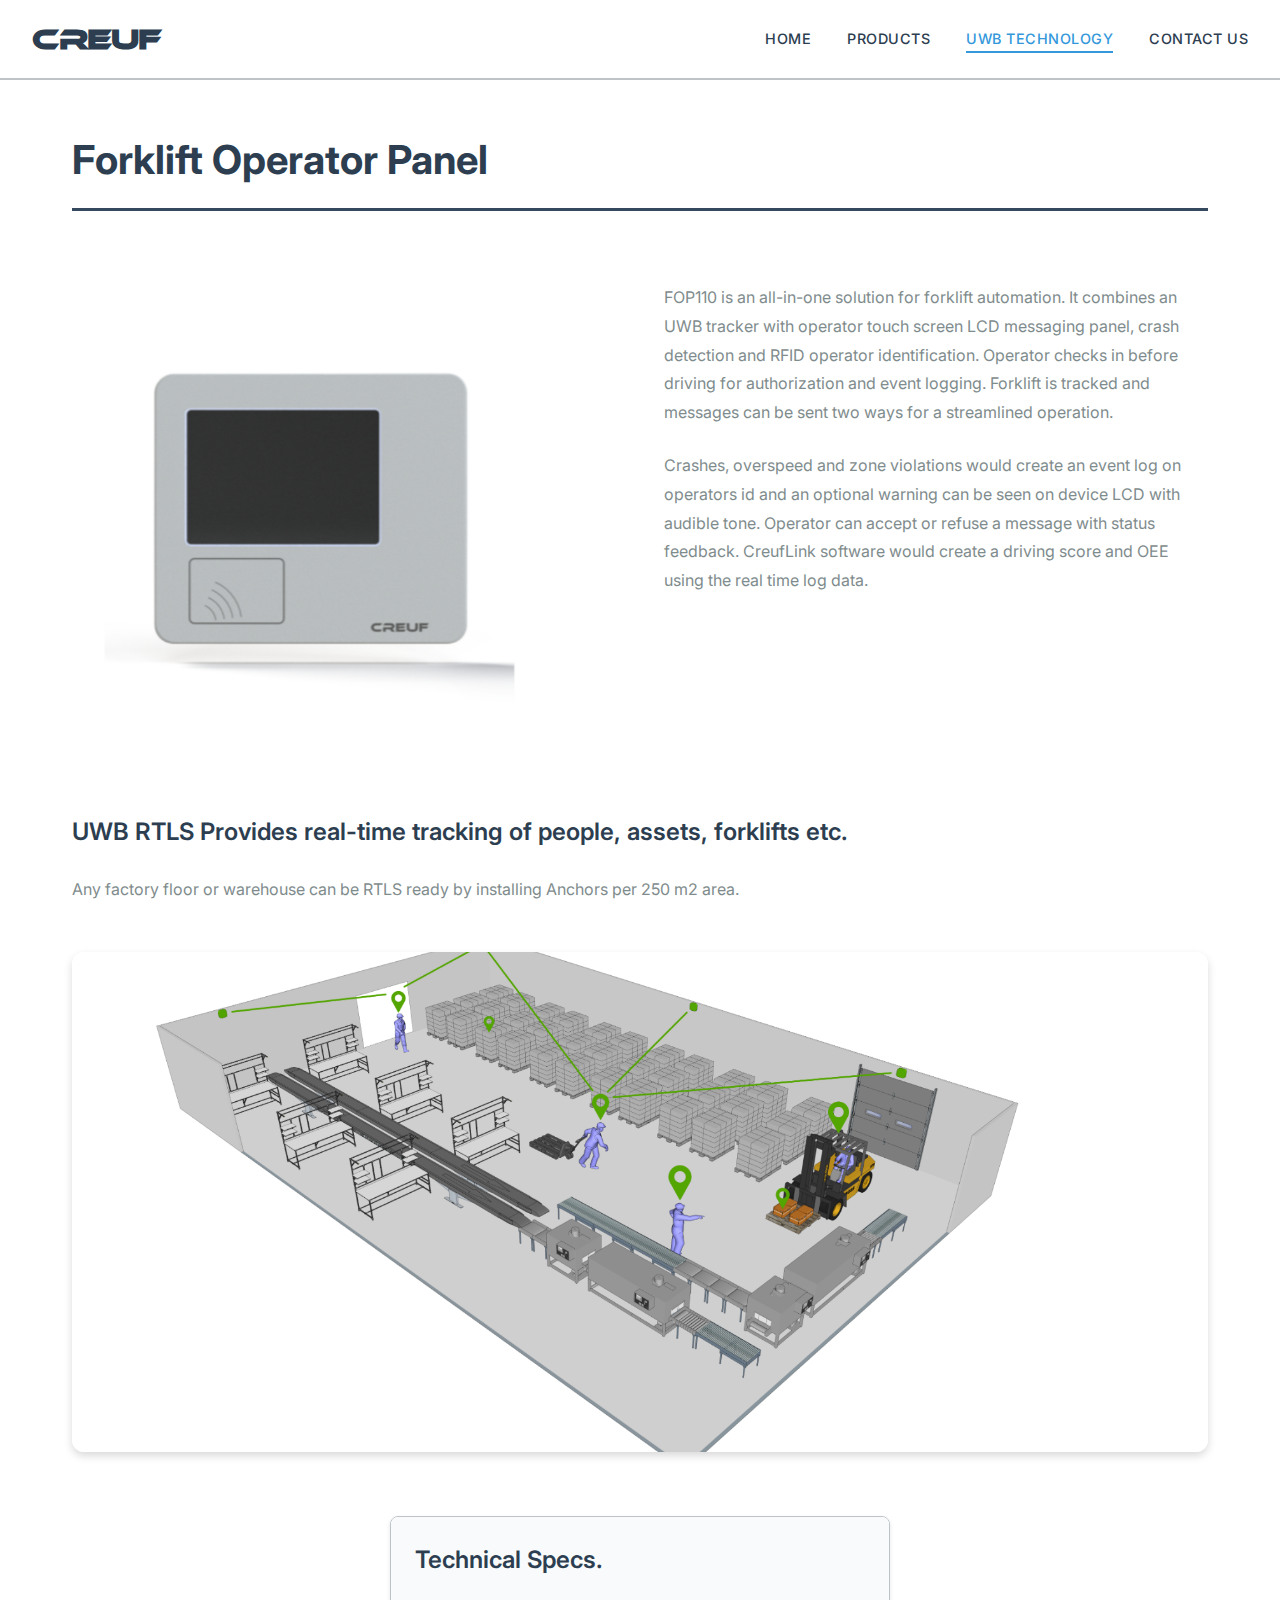
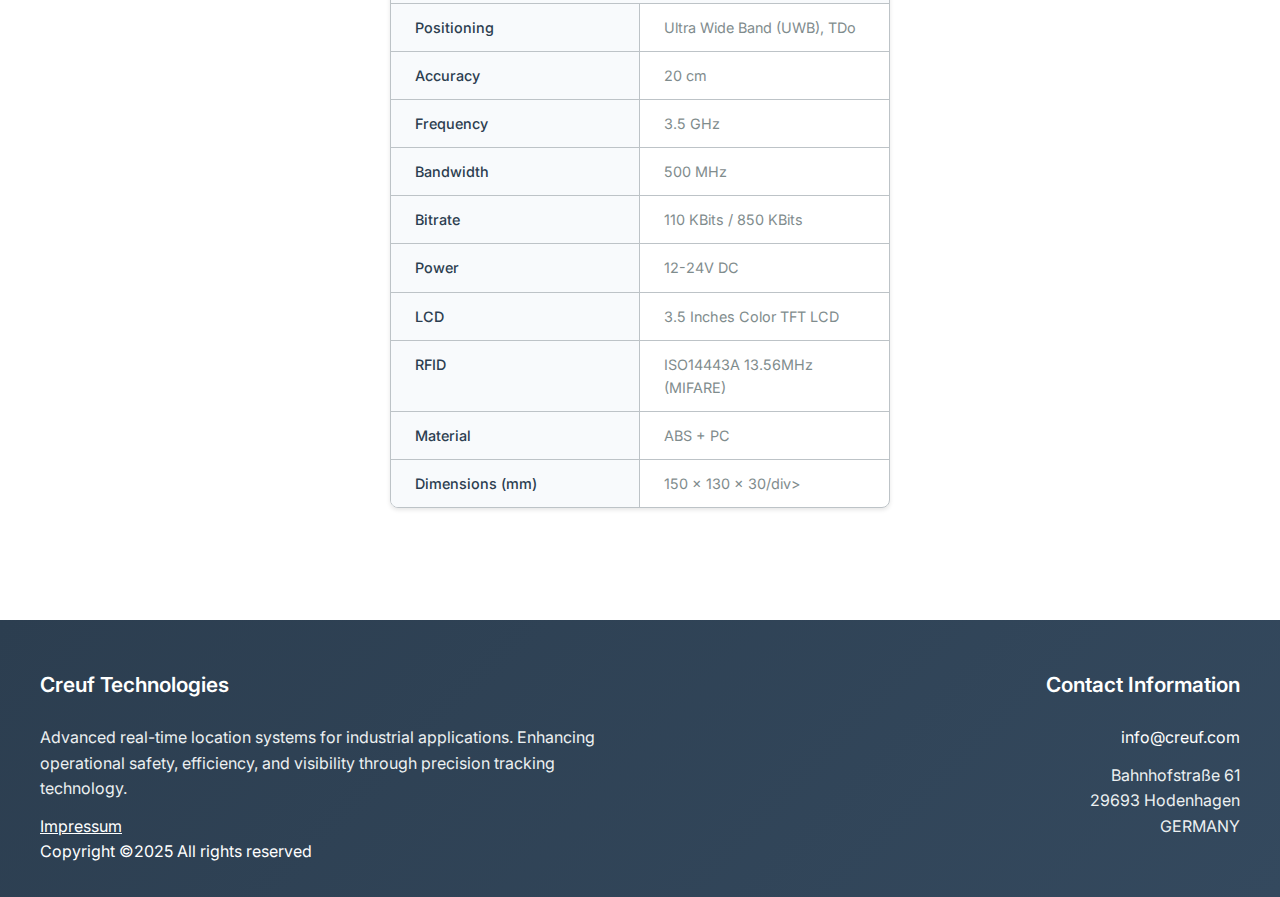
<file: forkliftTracker.html>
<!DOCTYPE html>
<html lang="en">
<head>
  <meta charset="UTF-8">
  <meta name="viewport" content="width=device-width, initial-scale=1.0">
  <title>Creuf RTLS</title>
  <meta name="description" content="Creuf provides industrial-grade RTLS solutions including employee tracking, forklift tracking, and Atex-certified ex-proof devices for real-time visibility and operational safety.">
  <meta name="keywords" content="RTLS, UWB, real-time tracking, asset tracking, industrial safety, ex-proof tracker, Atex certified, employee tracking, forklift tracking, indoor positioning">
  <link rel="canonical" href="https://www.creuf.com/" /> 
  <link rel="icon" href="assets/favikon.png" type="image/x-icon" />
  <link href="https://fonts.googleapis.com/css2?family=Inter:wght@400;500;600;700&display=swap" rel="stylesheet">
  <link href="https://cdnjs.cloudflare.com/ajax/libs/font-awesome/6.0.0/css/all.min.css" rel="stylesheet">
  <style>
    @font-face {
      font-family: 'Ethnocentric';
      src: url('assets/Fonts/Ethnocentric Rg.otf') format('opentype');
      font-weight: normal;
      font-style: normal;
      font-display: swap;
    }
    :root {
      --primary-color: #2c3e50;
      --secondary-color: #34495e;
      --accent-color: #3498db;
      --text-color: #2c3e50;
      --text-light: #7f8c8d;
      --background-color: #ffffff;
      --background-light: #f8f9fa;
      --border-color: #bdc3c7;
      --shadow-light: 0 2px 4px rgba(0,0,0,0.1);
      --shadow-medium: 0 4px 8px rgba(0,0,0,0.15);
    }
    
    * {
      margin: 0;
      padding: 0;
      box-sizing: border-box;
    }

    body {
      background-color: var(--background-color);
      color: var(--text-color);
      font-family: "Inter", -apple-system, BlinkMacSystemFont, sans-serif;
      line-height: 1.6;
    }

    /* Header */
    header {
      background-color: var(--background-color);
      padding: 1rem 2rem;
      display: flex;
      justify-content: space-between;
      align-items: center;
      position: sticky;
      top: 0;
      border-bottom: 2px solid var(--border-color);
      z-index: 999;
    }

    .logo {
      font-size: 1.8rem;
      font-weight: 700;
      color: var(--primary-color);
      text-decoration: none;
      letter-spacing: -0.5px;
      font-family: 'Ethnocentric', sans-serif;
      text-transform: uppercase;
      -webkit-user-select: none;
      -moz-user-select: none;
      -ms-user-select: none;
      user-select: none;
    }

    nav a {
      margin-left: 2rem;
      text-decoration: none;
      color: var(--text-color);
      font-weight: 500;
      transition: color 0.2s ease;
      text-transform: uppercase;
      font-size: 0.9rem;
      letter-spacing: 0.5px;
      -webkit-user-select: none;
      -moz-user-select: none;
      -ms-user-select: none;
      user-select: none;
    }

    nav a:hover {
      color: var(--accent-color);
    }

    nav a.active {
      color: var(--accent-color);
      border-bottom: 2px solid var(--accent-color);
      padding-bottom: 4px;
    }

       /* Main Content */
       main {
      max-width: 1200px;
      margin: 0 auto;
      padding: 3rem 2rem;
    }

    .product-title {
      font-size: 2.5rem;
      font-weight: 700;
      color: var(--primary-color);
      margin-bottom: 3rem;
      border-bottom: 3px solid var(--secondary-color);
      padding-bottom: 1rem;
    }

    .product-overview {
      display: grid;
      grid-template-columns: 1fr 1fr;
      gap: 3rem;
      margin-bottom: 4rem;
    }

    .product-image {
      position: relative;
      overflow: hidden;
      border-radius: 8px;
      padding: 1rem;
    }

    .product-image img {
      width: 100%;
      height: 450px;
      object-fit: cover;
      transition: transform 0.3s ease;
    }

    .product-image:hover img {
      transform: scale(1.05);
    }

    .product-info h2 {
      font-size: 1.8rem;
      font-weight: 600;
      color: var(--primary-color);
      margin-bottom: 1.5rem;
    }

    .product-info p {
      color: var(--text-light);
      line-height: 1.8;
      margin-bottom: 1.5rem;
    }

    .product-features {
      margin-bottom: 4rem;
    }

    .product-features h3 {
      font-size: 1.5rem;
      font-weight: 600;
      color: var(--primary-color);
      margin-bottom: 1.5rem;
    }

    .product-features p {
      color: var(--text-light);
      line-height: 1.8;
      margin-bottom: 2rem;
    }

    
    .factory-section {
      text-align: center;
      margin: 3rem 0;
    }

    .factory-title {
      font-size: 1.3rem;
      font-weight: 600;
      color: var(--primary-color);
      margin-bottom: 1.5rem;
    }

    .factory-image {
      display: block;
      margin: 0 auto;
      max-width: 100%;
      width: 100%;
      height: 500px;
      object-fit: cover;
      border-radius: 12px;
      box-shadow: var(--shadow-medium);
    }

    /* Teknik detay */
    .tech-specs-section {
      display: flex;
      justify-content: center;
      margin: 4rem 0;
    }

    .tech-specs {
      background-color: var(--white);
      border-radius: 8px;
      box-shadow: var(--shadow-light);
      overflow: hidden;
      border: 1px solid var(--border-color);
      max-width: 500px;
      margin: 0 auto;
    }

    .tech-specs h3 {
      font-size: 1.5rem;
      font-weight: 600;
      color: var(--text-color);
      padding: 1.5rem;
      background-color: #f8fafc;
      margin: 0;
      border-bottom: 1px solid var(--border-color);
    }

    .specs-table {
      width: 100%;
    }

    .spec-row {
      display: grid;
      grid-template-columns: 1fr 1fr;
      border-bottom: 1px solid var(--border-color);
    }

    .spec-row:last-child {
      border-bottom: none;
    }

    .spec-label {
      padding: 0.75rem 1.5rem;
      font-weight: 500;
      color: var(--text-color);
      background-color: #f8fafc;
      border-right: 1px solid var(--border-color);
      font-size: 0.9rem;
    }

    .spec-value {
      padding: 0.75rem 1.5rem;
      color: var(--text-light);
      background-color: var(--white);
      font-size: 0.9rem;
    }

    /* Responsive Design */
    @media (max-width: 768px) {
      .product-overview {
        grid-template-columns: 1fr;
        gap: 2rem;
      }

      .tech-specs-section {
        grid-template-columns: 1fr;
        gap: 2rem;
      }

      .tech-specs-image {
        width: 100%;
        max-width: 300px;
        margin: 0 auto;
        display: block;
      }

      .product-title {
        font-size: 2rem;
      }

      main {
        padding: 2rem 1rem;
      }

      .spec-row {
        grid-template-columns: 1fr;
      }

      .spec-label {
        border-right: none;
        border-bottom: 1px solid var(--border-color);
      }
    }

    /*FOOTER */
    footer {
      background: linear-gradient(135deg, #2c3e50 0%, #34495e 100%);
      padding: 3rem 2rem 2rem;
      color: var(--white);
    }

    .footer-content {
      display: grid;
      grid-template-columns: repeat(auto-fit, minmax(250px, 1fr));
      gap: 3rem;
      max-width: 1200px;
      margin: 0 auto;
    }

    .footer-section h3 {
      color: white;
      margin-bottom: 1.5rem;
      font-size: 1.3rem;
      font-weight: 600;
    }

    .footer-section p {
      margin-bottom: 0.75rem;
      line-height: 1.6;
      color: #ecf0f1;
    }

    .footer-section a {
      color: white;
      text-decoration: none;
      transition: color 0.3s ease;
    }

    .footer-section a:hover {
      color: white;
    }
    
    .footer-section:last-child {
        text-align: right;
    }

    .footer-bottom {
      text-align: center;
      margin-top: 2rem;
      padding-top: 2rem;
      border-top: 1px solid #4a5568;
      color: #a0aec0;
    }


  </style>
</head>
<body>
    <header>
        <a href="#" class="logo">CREUF</a>
        <nav>
          <a href="index.html">Home</a>
          <a href="products.html">Products</a>
          <a href="products.html" class="active">UWB Technology</a>
          <a href="contact.html">Contact Us</a>
        </nav>
    </header>

    <main>
        <!-- Genel Başlık -->
        <h1 class="product-title">Forklift Operator Panel</h1>

        <!-- Ürün Genel Bakış-->
        <section class="product-overview">
            <div class="product-image">
                <img src="assets/forkliftPanelMain.png" alt="Forklift Operator Panel">
            </div>
            <div class="product-info">
                <h2></h2>
                <p>FOP110 is an all-in-one solution for forklift automation. It combines an UWB tracker with operator touch screen LCD messaging panel, crash detection and RFID operator identification. Operator checks in before driving for authorization and event logging. Forklift is tracked and messages can be sent two ways for a streamlined operation.</p>
                <p>Crashes, overspeed and zone violations would create an event log on operators id and an optional warning can be seen on device LCD with audible tone. Operator can accept or refuse a message with status feedback. CreufLink software would create a driving score and OEE using the real time log data.</p>
            </div>
        </section>

        <!-- Özellikler Bölümü -->
        <section class="product-features">
            <h3>UWB RTLS Provides real-time tracking of people, assets, forklifts etc.</h3>
            <p>Any factory floor or warehouse can be RTLS ready by installing Anchors per 250 m2 area.</p>
            
            
            <div class="factory-section">
                <img src="assets/factory.png" alt="Factory RTLS Implementation" class="factory-image">
            </div>
        </section>

        <!-- Teknik resim de detaylar-->
        <section class="tech-specs-section">
            <div class="tech-specs">
                <h3>Technical Specs.</h3>
                <div class="specs-table">
                    <div class="spec-row">
                        <div class="spec-label">Positioning</div>
                        <div class="spec-value">Ultra Wide Band (UWB), TDo</div>
                    </div>
                    <div class="spec-row">
                        <div class="spec-label">Accuracy</div>
                        <div class="spec-value">20 cm</div>
                    </div>
                    <div class="spec-row">
                        <div class="spec-label">Frequency</div>
                        <div class="spec-value">3.5 GHz</div>
                    </div>
                    <div class="spec-row">
                        <div class="spec-label">Bandwidth</div>
                        <div class="spec-value">500 MHz</div>
                    </div>
                    <div class="spec-row">
                        <div class="spec-label">Bitrate</div>
                        <div class="spec-value">110 KBits / 850 KBits</div>
                    </div>
                    <div class="spec-row">
                        <div class="spec-label">Power</div>
                        <div class="spec-value">12-24V DC</div>
                    </div>
                    <div class="spec-row">
                        <div class="spec-label">LCD</div>
                        <div class="spec-value">3.5 Inches Color TFT LCD</div>
                    </div>
                    <div class="spec-row">
                        <div class="spec-label">RFID</div>
                        <div class="spec-value">ISO14443A 13.56MHz (MIFARE)</div>
                    </div>
                    <div class="spec-row">
                        <div class="spec-label">Material</div>
                        <div class="spec-value">ABS + PC</div>
                    </div>
                    <div class="spec-row">
                        <div class="spec-label">Dimensions (mm)</div>
                        <div class="spec-value">150 x 130 x 30/div>
                    </div>
                </div>
            </div>
        </section>

    </main>

    <!--FOOTER-->
    <footer>
      <div class="footer-content">
        <div class="footer-section">
          <h3>Creuf Technologies</h3>
          <p>Advanced real-time location systems for industrial applications. Enhancing operational safety, efficiency, and visibility through precision tracking technology.</p>
          <div class="footer-legal">
            <a href="http://creuf.com/impressum.html" target="_blank" style="color: #fff; text-decoration: underline;">Impressum</a><br>
            <span style="color: #fff;">Copyright ©2025 All rights reserved</span>
          </div>
        </div>
        <div class="footer-section">
            <h3>Contact Information</h3>
            <p><a href="mailto:info@creuf.com">info@creuf.com</a></p>
            <p>Bahnhofstraße 61<br>
               29693 Hodenhagen<br>
               GERMANY</p>
          </div>
        </div>
    </footer>
      
</body>
</html>
</file>
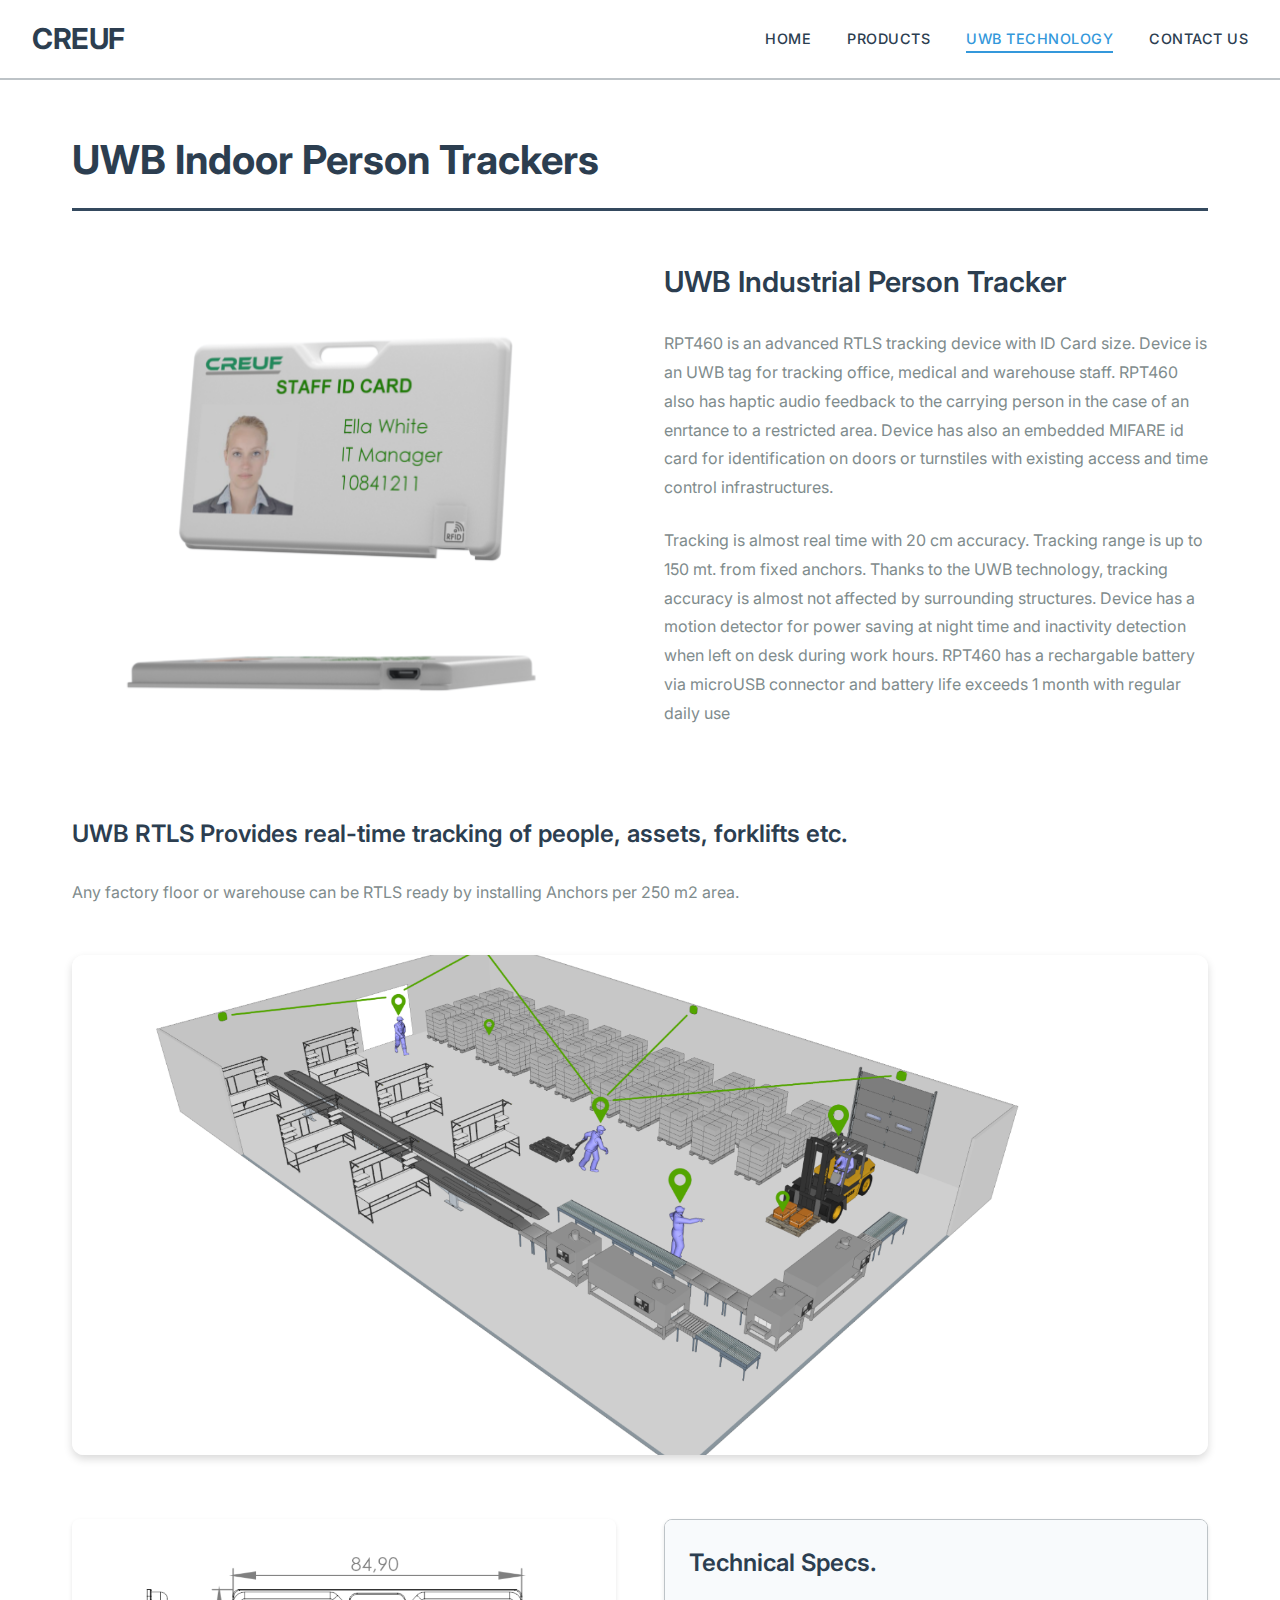
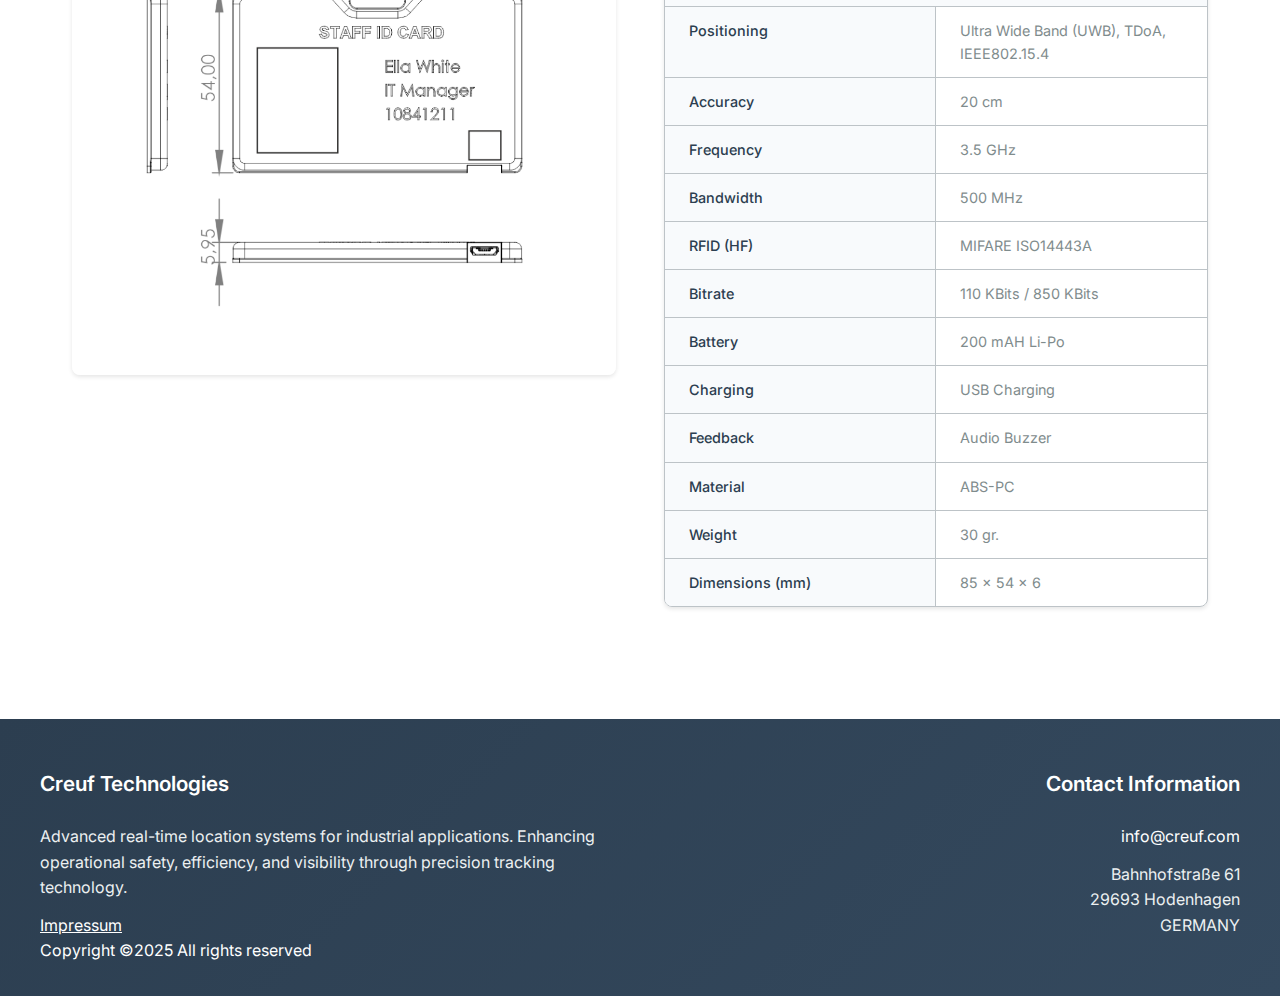
<file: idCardUWBTracker.html>
<!DOCTYPE html>
<html lang="en">
<head>
  <meta charset="UTF-8">
  <meta name="viewport" content="width=device-width, initial-scale=1.0">
  <title>Creuf RTLS</title>
  <meta name="description" content="Creuf provides industrial-grade RTLS solutions including employee tracking, forklift tracking, and Atex-certified ex-proof devices for real-time visibility and operational safety.">
  <meta name="keywords" content="RTLS, UWB, real-time tracking, asset tracking, industrial safety, ex-proof tracker, Atex certified, employee tracking, forklift tracking, indoor positioning">
  <link rel="canonical" href="https://www.creuf.com/" /> 
  <link rel="icon" href="assets/favikon.png" type="image/x-icon" />
  <link href="https://fonts.googleapis.com/css2?family=Inter:wght@400;500;600;700&display=swap" rel="stylesheet">
  <link href="https://cdnjs.cloudflare.com/ajax/libs/font-awesome/6.0.0/css/all.min.css" rel="stylesheet">
  <style>
    :root {
      --primary-color: #2c3e50;
      --secondary-color: #34495e;
      --accent-color: #3498db;
      --text-color: #2c3e50;
      --text-light: #7f8c8d;
      --background-color: #ffffff;
      --background-light: #f8f9fa;
      --border-color: #bdc3c7;
      --shadow-light: 0 2px 4px rgba(0,0,0,0.1);
      --shadow-medium: 0 4px 8px rgba(0,0,0,0.15);
    }
    
    * {
      margin: 0;
      padding: 0;
      box-sizing: border-box;
    }

    body {
      background-color: var(--background-color);
      color: var(--text-color);
      font-family: "Inter", -apple-system, BlinkMacSystemFont, sans-serif;
      line-height: 1.6;
    }

    /* Header */
    header {
      background-color: var(--background-color);
      padding: 1rem 2rem;
      display: flex;
      justify-content: space-between;
      align-items: center;
      position: sticky;
      top: 0;
      border-bottom: 2px solid var(--border-color);
      z-index: 999;
    }

    .logo {
      font-size: 1.8rem;
      font-weight: 700;
      color: var(--primary-color);
      text-decoration: none;
      letter-spacing: -0.5px;
      -webkit-user-select: none;
      -moz-user-select: none;
      -ms-user-select: none;
      user-select: none;
    }

    nav a {
      margin-left: 2rem;
      text-decoration: none;
      color: var(--text-color);
      font-weight: 500;
      transition: color 0.2s ease;
      text-transform: uppercase;
      font-size: 0.9rem;
      letter-spacing: 0.5px;
      -webkit-user-select: none;
      -moz-user-select: none;
      -ms-user-select: none;
      user-select: none;
    }

    nav a:hover {
      color: var(--accent-color);
    }

    nav a.active {
      color: var(--accent-color);
      border-bottom: 2px solid var(--accent-color);
      padding-bottom: 4px;
    }

        /* Main Content */
        main {
      max-width: 1200px;
      margin: 0 auto;
      padding: 3rem 2rem;
    }

    .product-title {
      font-size: 2.5rem;
      font-weight: 700;
      color: var(--primary-color);
      margin-bottom: 3rem;
      border-bottom: 3px solid var(--secondary-color);
      padding-bottom: 1rem;
    }

    .product-overview {
      display: grid;
      grid-template-columns: 1fr 1fr;
      gap: 3rem;
      margin-bottom: 4rem;
    }

    .product-image {
      position: relative;
      overflow: hidden;
      border-radius: 8px;
      padding: 1rem;
    }

    .product-image img {
      width: 100%;
      height: 450px;
      object-fit: cover;
      transition: transform 0.3s ease;
    }

    .product-image:hover img {
      transform: scale(1.05);
    }

    .product-info h2 {
      font-size: 1.8rem;
      font-weight: 600;
      color: var(--primary-color);
      margin-bottom: 1.5rem;
    }

    .product-info p {
      color: var(--text-light);
      line-height: 1.8;
      margin-bottom: 1.5rem;
    }

    .product-features {
      margin-bottom: 4rem;
    }

    .product-features h3 {
      font-size: 1.5rem;
      font-weight: 600;
      color: var(--primary-color);
      margin-bottom: 1.5rem;
    }

    .product-features p {
      color: var(--text-light);
      line-height: 1.8;
      margin-bottom: 2rem;
    }

    
    .factory-section {
      text-align: center;
      margin: 3rem 0;
    }

    .footer-section a:hover {
      color: var(--white);
    }

    .footer-section:last-child {
      text-align: right;
    }

    .factory-title {
      font-size: 1.3rem;
      font-weight: 600;
      color: var(--primary-color);
      margin-bottom: 1.5rem;
    }

    .factory-image {
      display: block;
      margin: 0 auto;
      max-width: 100%;
      width: 100%;
      height: 500px;
      object-fit: cover;
      border-radius: 12px;
      box-shadow: var(--shadow-medium);
    }

    /* Teknik resim ve detaylar*/
    .tech-specs-section {
      display: grid;
      grid-template-columns: 1fr 1fr;
      gap: 3rem;
      margin: 4rem 0;
      align-items: start;
    }

    .tech-specs-image {
      width: 100%;
      height: auto;
      border-radius: 8px;
      box-shadow: var(--shadow-light);
      max-height: 600px;
      object-fit: contain;
    }

    .tech-specs {
      background-color: var(--white);
      border-radius: 8px;
      box-shadow: var(--shadow-light);
      overflow: hidden;
      border: 1px solid var(--border-color);
    }

    .tech-specs h3 {
      font-size: 1.5rem;
      font-weight: 600;
      color: var(--text-color);
      padding: 1.5rem;
      background-color: #f8fafc;
      margin: 0;
      border-bottom: 1px solid var(--border-color);
    }

    .specs-table {
      width: 100%;
    }

    .spec-row {
      display: grid;
      grid-template-columns: 1fr 1fr;
      border-bottom: 1px solid var(--border-color);
    }

    .spec-row:last-child {
      border-bottom: none;
    }

    .spec-label {
      padding: 0.75rem 1.5rem;
      font-weight: 500;
      color: var(--text-color);
      background-color: #f8fafc;
      border-right: 1px solid var(--border-color);
      font-size: 0.9rem;
    }

    .spec-value {
      padding: 0.75rem 1.5rem;
      color: var(--text-light);
      background-color: var(--white);
      font-size: 0.9rem;
    }

    /* Responsive Design */
    @media (max-width: 768px) {
      .product-overview {
        grid-template-columns: 1fr;
        gap: 2rem;
      }

      .tech-specs-section {
        grid-template-columns: 1fr;
        gap: 2rem;
      }

      .tech-specs-image {
        width: 100%;
        max-width: 300px;
        margin: 0 auto;
        display: block;
      }

      .product-title {
        font-size: 2rem;
      }

      main {
        padding: 2rem 1rem;
      }

      .spec-row {
        grid-template-columns: 1fr;
      }

      .spec-label {
        border-right: none;
        border-bottom: 1px solid var(--border-color);
      }
    }

    /*FOOTER */
    footer {
      background: linear-gradient(135deg, #2c3e50 0%, #34495e 100%);
      padding: 3rem 2rem 2rem;
      color: var(--white);
    }

    .footer-content {
      display: grid;
      grid-template-columns: repeat(auto-fit, minmax(250px, 1fr));
      gap: 3rem;
      max-width: 1200px;
      margin: 0 auto;
    }

    .footer-section h3 {
      color: white;
      margin-bottom: 1.5rem;
      font-size: 1.3rem;
      font-weight: 600;
    }

    .footer-section p {
      margin-bottom: 0.75rem;
      line-height: 1.6;
      color: #ecf0f1;
    }

    .footer-section a {
      color: white;
      text-decoration: none;
      transition: color 0.3s ease;
    }

    .footer-section a:hover {
      color: white;
    }

    .footer-bottom {
      text-align: center;
      margin-top: 2rem;
      padding-top: 2rem;
      border-top: 1px solid #4a5568;
      color: #a0aec0;
    }

  </style>
</head>
<body>
    <header>
        <a href="#" class="logo">CREUF</a>
        <nav>
          <a href="index.html">Home</a>
          <a href="products.html">Products</a>
          <a href="products.html" class="active">UWB Technology</a>
          <a href="contact.html">Contact Us</a>
        </nav>
    </header>

    <main>
        <!-- Genel Başlık -->
        <h1 class="product-title">UWB Indoor Person Trackers</h1>

        <!-- Ürün Genel Bakış -->
        <section class="product-overview">
            <div class="product-image">
                <img src="assets/idCardMain.png" alt="UWB Indoor Person Tracker">
            </div>
            <div class="product-info">
                <h2>UWB Industrial Person Tracker</h2>
                <p>RPT460 is an advanced RTLS tracking device with ID Card size. Device is an UWB tag for tracking office, medical and warehouse staff. RPT460 also has haptic audio feedback to the carrying person in the case of an enrtance to a restricted area. Device has also an embedded MIFARE id card for identification on doors or turnstiles with existing access and time control infrastructures.</p>
                <p>Tracking is almost real time with 20 cm accuracy. Tracking range is up to 150 mt. from fixed anchors. Thanks to the UWB technology, tracking accuracy is almost not affected by surrounding structures. Device has a motion detector for power saving at night time and inactivity detection when left on desk during work hours. RPT460 has a rechargable battery via microUSB connector and battery life exceeds 1 month with regular daily use</p>
            </div>
        </section>

        <!-- Özellikler Bölümü -->
        <section class="product-features">
            <h3>UWB RTLS Provides real-time tracking of people, assets, forklifts etc.</h3>
            <p>Any factory floor or warehouse can be RTLS ready by installing Anchors per 250 m2 area.</p>
            
       
            <div class="factory-section">
                <img src="assets/factory.png" alt="Factory RTLS Implementation" class="factory-image">
            </div>
        </section>

        <!-- Teknik resim ve detaylar -->
        <section class="tech-specs-section">
            <img src="assets/idTechnical.png" alt="Technic" class="tech-specs-image">
            <div class="tech-specs">
                <h3>Technical Specs.</h3>
                <div class="specs-table">
                    <div class="spec-row">
                        <div class="spec-label">Positioning</div>
                        <div class="spec-value">	Ultra Wide Band (UWB), TDoA, IEEE802.15.4</div>
                    </div>
                    <div class="spec-row">
                        <div class="spec-label">Accuracy</div>
                        <div class="spec-value">20 cm</div>
                    </div>
                    <div class="spec-row">
                        <div class="spec-label">Frequency</div>
                        <div class="spec-value">3.5 GHz</div>
                    </div>
                    <div class="spec-row">
                        <div class="spec-label">Bandwidth</div>
                        <div class="spec-value">500 MHz</div>
                    </div>
                    <div class="spec-row">
                        <div class="spec-label">RFID (HF)</div>
                        <div class="spec-value">MIFARE ISO14443A</div>
                    </div>
                    <div class="spec-row">
                        <div class="spec-label">Bitrate</div>
                        <div class="spec-value">110 KBits / 850 KBits</div>
                    </div>
                    <div class="spec-row">
                        <div class="spec-label">Battery</div>
                        <div class="spec-value">200 mAH Li-Po</div>
                    </div>
                    <div class="spec-row">
                        <div class="spec-label">Charging</div>
                        <div class="spec-value">USB Charging</div>
                    </div>
                    <div class="spec-row">
                        <div class="spec-label">Feedback</div>
                        <div class="spec-value">Audio Buzzer</div>
                    </div>
                    <div class="spec-row">
                        <div class="spec-label">Material</div>
                        <div class="spec-value">ABS-PC</div>
                    </div>
                    <div class="spec-row">
                        <div class="spec-label">Weight</div>
                        <div class="spec-value">30 gr.</div>
                    </div>
                    <div class="spec-row">
                        <div class="spec-label">Dimensions (mm)</div>
                        <div class="spec-value">85 x 54 x 6</div>
                    </div>
                </div>
            </div>
        </section>

    </main>

    <!--FOOTER-->
    <footer>
      <div class="footer-content">
        <div class="footer-section">
          <h3>Creuf Technologies</h3>
          <p>Advanced real-time location systems for industrial applications. Enhancing operational safety, efficiency, and visibility through precision tracking technology.</p>
          <div class="footer-legal">
            <a href="http://creuf.com/impressum.html" target="_blank" style="color: #fff; text-decoration: underline;">Impressum</a><br>
            <span style="color: #fff;">Copyright ©2025 All rights reserved</span>
          </div>
        </div>
        <div class="footer-section">
          <h3>Contact Information</h3>
            <p><a href="mailto:info@creuf.com">info@creuf.com</a></p>
            <p>Bahnhofstraße 61<br>
               29693 Hodenhagen<br>
               GERMANY</p>
          </div>
        </div>
    </footer>
      
</body>
</html>
</file>
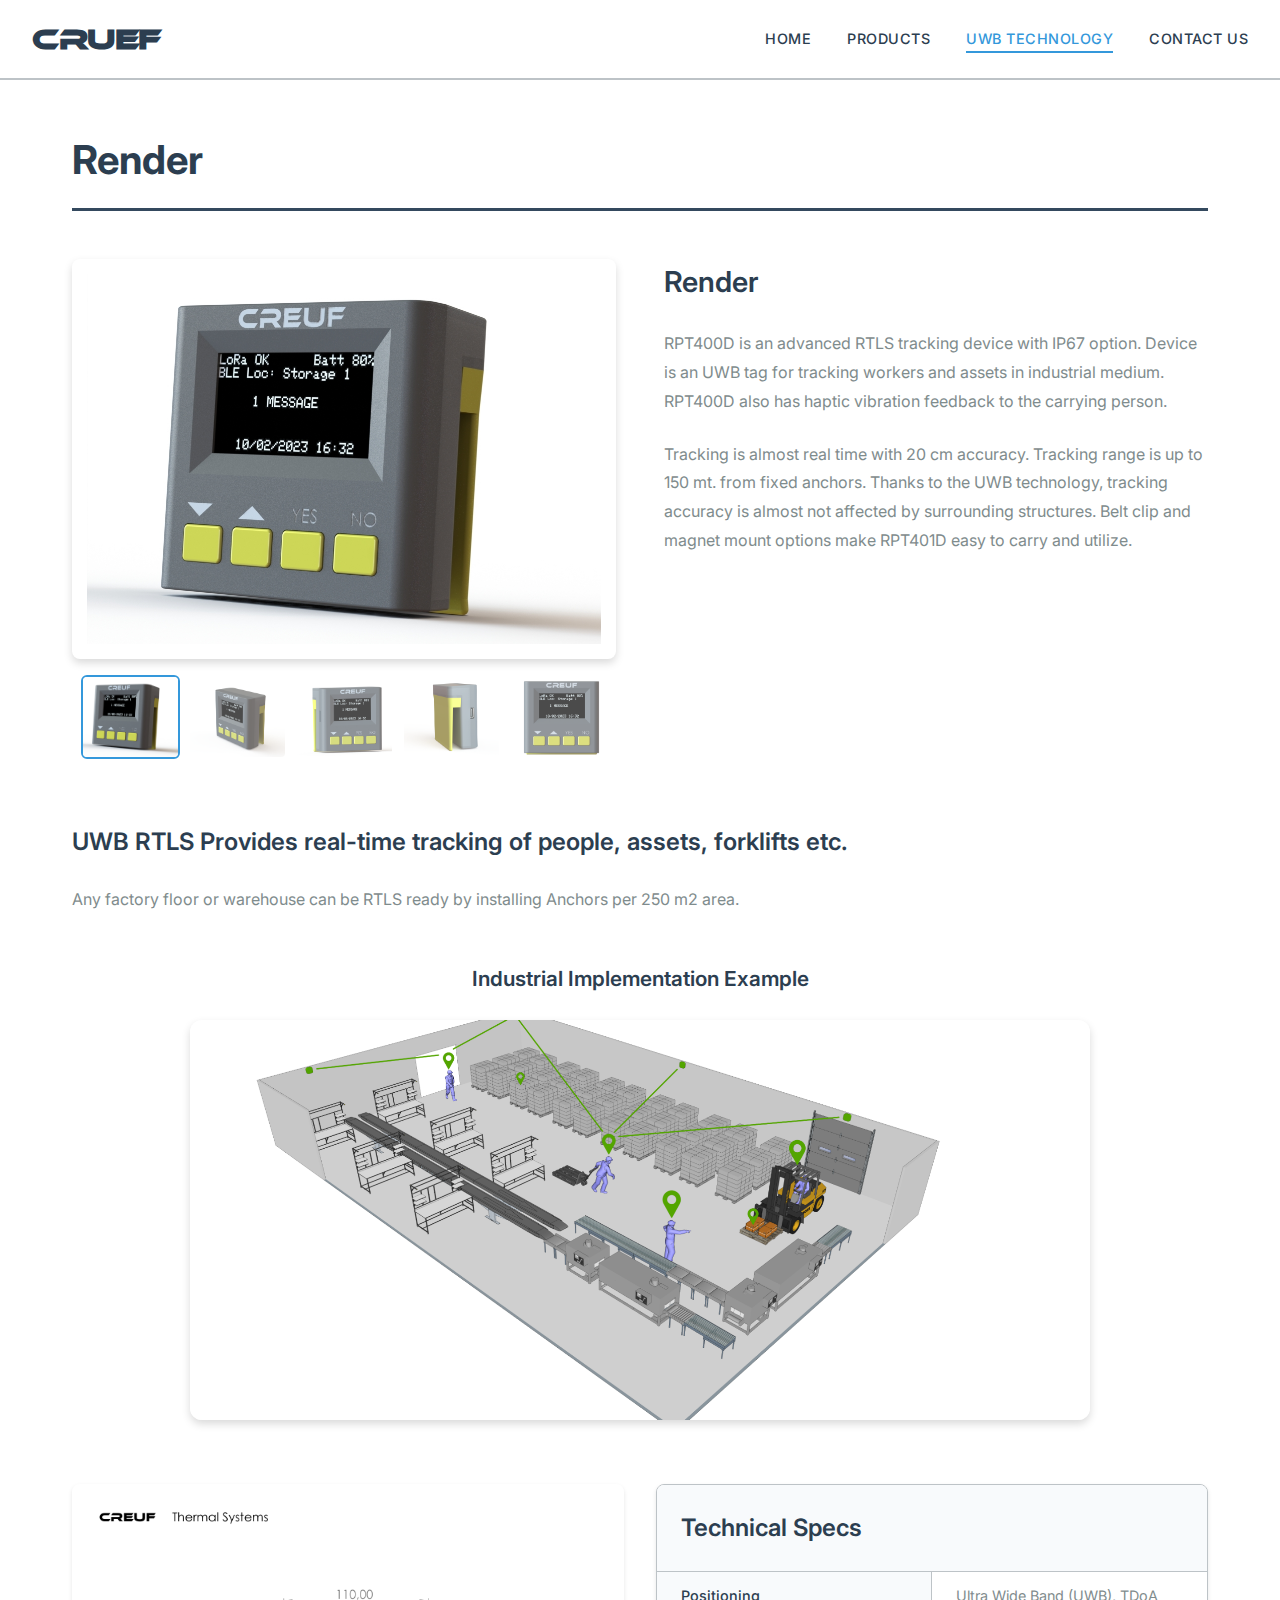
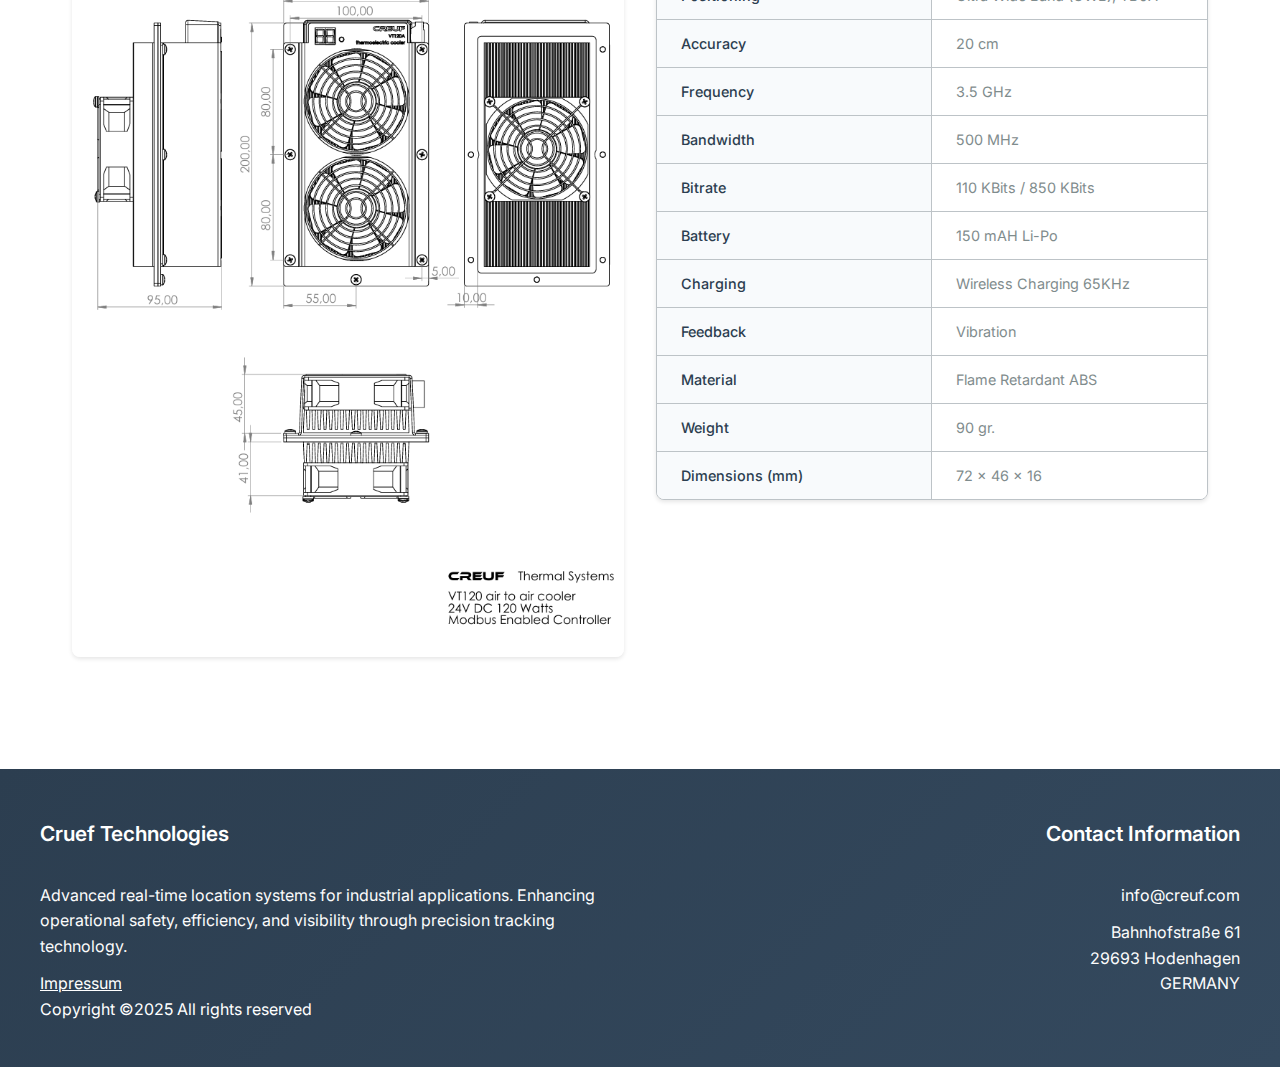
<file: pagerTracker.html>
<!DOCTYPE html>
<html lang="en">
<head>
  <meta charset="UTF-8">
  <meta name="viewport" content="width=device-width, initial-scale=1.0">
  <title>Creuf RTLS</title>
  <meta name="description" content="Creuf provides industrial-grade RTLS solutions including employee tracking, forklift tracking, and Atex-certified ex-proof devices for real-time visibility and operational safety.">
  <meta name="keywords" content="RTLS, UWB, real-time tracking, asset tracking, industrial safety, ex-proof tracker, Atex certified, employee tracking, forklift tracking, indoor positioning">
  <link rel="canonical" href="https://www.creuf.com/" /> 
  <link rel="icon" href="assets/favikon.png" type="image/x-icon" />
  <link href="https://fonts.googleapis.com/css2?family=Inter:wght@400;500;600;700&display=swap" rel="stylesheet">
  <link href="https://cdnjs.cloudflare.com/ajax/libs/font-awesome/6.0.0/css/all.min.css" rel="stylesheet">
  <link href="assets/font.css" rel="stylesheet">
  <style>
    :root {
      --primary-color: #2c3e50;
      --secondary-color: #34495e;
      --accent-color: #3498db;
      --text-color: #2c3e50;
      --text-light: #7f8c8d;
      --background-color: #ffffff;
      --background-light: #f8f9fa;
      --border-color: #bdc3c7;
      --shadow-light: 0 2px 4px rgba(0,0,0,0.1);
      --shadow-medium: 0 4px 8px rgba(0,0,0,0.15);
    }
    
    * {
      margin: 0;
      padding: 0;
      box-sizing: border-box;
    }

    body {
      background-color: var(--background-color);
      color: var(--text-color);
      font-family: "Inter", -apple-system, BlinkMacSystemFont, sans-serif;
      line-height: 1.6;
    }

    /* Header */
    header {
      background-color: var(--background-color);
      padding: 1rem 2rem;
      display: flex;
      justify-content: space-between;
      align-items: center;
      position: sticky;
      top: 0;
      border-bottom: 2px solid var(--border-color);
      z-index: 999;
    }

    .logo {
      font-size: 1.8rem;
      font-weight: 700;
      color: var(--primary-color);
      text-decoration: none;
      letter-spacing: -0.5px;
      font-family: 'Ethnocentric', sans-serif;
      text-transform: uppercase;
      -webkit-user-select: none;
      -moz-user-select: none;
      -ms-user-select: none;
      user-select: none;
    }
    
    nav a {
      margin-left: 2rem;
      text-decoration: none;
      color: var(--text-color);
      font-weight: 500;
      transition: color 0.2s ease;
      text-transform: uppercase;
      font-size: 0.9rem;
      letter-spacing: 0.5px;
      -webkit-user-select: none;
      -moz-user-select: none;
      -ms-user-select: none;
      user-select: none;
    }

    nav a:hover {
      color: var(--accent-color);
    }

    nav a.active {
      color: var(--accent-color);
      border-bottom: 2px solid var(--accent-color);
      padding-bottom: 4px;
    }

    /* Main Content */
    main {
      max-width: 1200px;
      margin: 0 auto;
      padding: 3rem 2rem;
    }

    .product-title {
      font-size: 2.5rem;
      font-weight: 700;
      color: var(--primary-color);
      margin-bottom: 3rem;
      border-bottom: 3px solid var(--secondary-color);
      padding-bottom: 1rem;
    }

    .product-overview {
      display: grid;
      grid-template-columns: 1fr 1fr;
      gap: 3rem;
      margin-bottom: 4rem;
    }

    /* Image Gallery Styles */
    .main-image {
      position: relative;
      width: 100%;
    }

    /* Hide radio buttons */
    .main-image input[type="radio"] {
      display: none;
    }

    .image-display {
      position: relative;
      width: 100%;
      height: 400px;
      overflow: hidden;
      border-radius: 8px;
      box-shadow: var(--shadow-medium);
      margin-bottom: 1rem;
    }

    .main-img {
      position: absolute;
      top: 0;
      left: 0;
      width: 100%;
      height: 100%;
      object-fit: cover;
      opacity: 0;
      transition: opacity 0.3s ease;
      padding: 15px;
    }

    /* Show images based on radio button selection */
    #img1:checked ~ .image-display .Pager1,
    #img2:checked ~ .image-display .Pager2,
    #img3:checked ~ .image-display .Pager3,
    #img4:checked ~ .image-display .Pager4,
    #img5:checked ~ .image-display .Pager5 {
      opacity: 1;
    }

    .thumbnails {
      display: flex;
      gap: 0.5rem;
      justify-content: center;
      flex-wrap: wrap;
    }

    .thumbnail-label {
      cursor: pointer;
      border: 2px solid transparent;
      border-radius: 6px;
      overflow: hidden;
      transition: all 0.3s ease;
      opacity: 0.7;
    }

    .thumbnail-label:hover {
      opacity: 1;
      transform: scale(1.05);
    }

    .thumbnail-label img {
      width: 95px;
      height: 80px;
      object-fit: cover;
      display: block;
    }

    /* Active thumbnail styling */
    #img1:checked ~ .thumbnails .thumb1,
    #img2:checked ~ .thumbnails .thumb2,
    #img3:checked ~ .thumbnails .thumb3,
    #img4:checked ~ .thumbnails .thumb4,
    #img5:checked ~ .thumbnails .thumb5 {
      border-color: var(--accent-color);
      opacity: 1;
    }

    .product-info h2 {
      font-size: 1.8rem;
      font-weight: 600;
      color: var(--primary-color);
      margin-bottom: 1.5rem;
    }

    .product-info p {
      color: var(--text-light);
      line-height: 1.8;
      margin-bottom: 1.5rem;
    }

    .product-features {
      margin-bottom: 4rem;
    }

    .product-features h3 {
      font-size: 1.5rem;
      font-weight: 600;
      color: var(--primary-color);
      margin-bottom: 1.5rem;
    }

    .product-features p {
      color: var(--text-light);
      line-height: 1.8;
      margin-bottom: 2rem;
    }

    /* Factory section with title and image */
    .factory-section {
      text-align: center;
      margin: 3rem 0;
    }

    .factory-title {
      font-size: 1.3rem;
      font-weight: 600;
      color: var(--primary-color);
      margin-bottom: 1.5rem;
    }

    .factory-image {
      display: block;
      margin: 0 auto;
      max-width: 900px;
      width: 100%;
      height: 400px;
      object-fit: cover;
      border-radius: 12px;
      box-shadow: var(--shadow-medium);
    }

    /* Technical Specifications Section */
    .tech-specs-section {
      display: grid;
      grid-template-columns: 1fr 1fr;
      gap: 2rem;
      margin: 4rem 0;
      align-items: start;
    }

    .tech-specs-image {
      width: 100%;
      height: auto;
      border-radius: 8px;
      box-shadow: var(--shadow-light);
    }

    .tech-specs {
      background-color: var(--background-color);
      border-radius: 8px;
      box-shadow: var(--shadow-light);
      overflow: hidden;
      border: 1px solid var(--border-color);
    }

    .tech-specs h3 {
      font-size: 1.5rem;
      font-weight: 600;
      color: var(--text-color);
      padding: 1.5rem;
      background-color: #f8fafc;
      margin: 0;
      border-bottom: 1px solid var(--border-color);
    }

    .specs-table {
      width: 100%;
    }

    .spec-row {
      display: grid;
      grid-template-columns: 1fr 1fr;
      border-bottom: 1px solid var(--border-color);
    }

    .spec-row:last-child {
      border-bottom: none;
    }

    .spec-label {
      padding: 0.75rem 1.5rem;
      font-weight: 500;
      color: var(--text-color);
      background-color: #f8fafc;
      border-right: 1px solid var(--border-color);
      font-size: 0.9rem;
    }

    .spec-value {
      padding: 0.75rem 1.5rem;
      color: var(--text-light);
      background-color: var(--background-color);
      font-size: 0.9rem;
    }

    /* Responsive Design */
    @media (max-width: 768px) {
      .product-overview {
        grid-template-columns: 1fr;
        gap: 2rem;
      }

      .tech-specs-section {
        grid-template-columns: 1fr;
        gap: 2rem;
      }

      .tech-specs-image {
        width: 100%;
        max-width: 300px;
        margin: 0 auto;
        display: block;
      }

      .product-title {
        font-size: 2rem;
      }

      main {
        padding: 2rem 1rem;
      }

      .spec-row {
        grid-template-columns: 1fr;
      }

      .spec-label {
        border-right: none;
        border-bottom: 1px solid var(--border-color);
      }

      .image-display {
        height: 250px;
      }

      .thumbnail-label img {
        width: 60px;
        height: 45px;
      }
    }

    /*FOOTER */
    footer {
      background: linear-gradient(135deg, #2c3e50 0%, #34495e 100%);
      padding: 3rem 2rem 2rem;
      color: white;
    }

    .footer-content {
      display: grid;
      grid-template-columns: repeat(auto-fit, minmax(250px, 1fr));
      gap: 3rem;
      max-width: 1200px;
      margin: 0 auto;
    }

    .footer-section h3 {
      color: white;
      margin-bottom: 2rem;
      font-size: 1.3rem;
      font-weight: 600;
    }

    .footer-section p {
      margin-bottom: 0.75rem;
      line-height: 1.6;
      color: #fcfcfc;
    }

    .footer-section a {
      color: white;
      text-decoration: none;
      transition: color 0.3s ease;
    }

    .footer-section a:hover {
      color: white;
    }

    .footer-section:last-child {
        text-align: right;
    }

    .footer-bottom {
      text-align: center;
      margin-top: 2rem;
      padding-top: 2rem;
      border-top: 1px solid #4a5568;
      color: #a0aec0;
    }
 
</style>
</head>
<body>
    <header>
        <a href="#" class="logo">Cruef</a>
        <nav>
            <a href="index.html">Home</a>
            <a href="products.html">Products</a>
            <a href="products.html" class="active">UWB Technology</a>
            <a href="contact.html">Contact Us</a>
        </nav>
    </header>

    <main>
        <!--Genel Başlık-->
        <h1 class="product-title">Render</h1>

        <!--Ürün başlığı-->
        <section class="product-overview">
            <div class="main-image">
                <!-- Radio button'lar -->
                <input type="radio" id="img1" name="gallery" checked>
                <input type="radio" id="img2" name="gallery">
                <input type="radio" id="img3" name="gallery">
                <input type="radio" id="img4" name="gallery">
                <input type="radio" id="img5" name="gallery">
                
                <!-- Ana resim gösterme alanı -->
                <div class="image-display">
                    <img src="assets/pager1.JPG" alt="Pager1" class="main-img Pager1">
                    <img src="assets/pager2.png" alt="Pager2" class="main-img Pager2">
                    <img src="assets/pager3.png" alt="Pager3" class="main-img Pager3">
                    <img src="assets/pager4.png" alt="Pager4" class="main-img Pager4">
                    <img src="assets/pager5.png" alt="Pager5" class="main-img Pager5">
                </div>
                
                <!-- Küçük resimler -->
                <div class="thumbnails">
                    <label for="img1" class="thumbnail-label thumb1">
                        <img src="assets/pager1.JPG" alt="Küçük Resim 1">
                    </label>
                    <label for="img2" class="thumbnail-label thumb2">
                        <img src="assets/pager2.png" alt="Küçük Resim 2">
                    </label>
                    <label for="img3" class="thumbnail-label thumb3">
                        <img src="assets/pager3.png" alt="Küçük Resim 3">
                    </label>
                    <label for="img4" class="thumbnail-label thumb4">
                        <img src="assets/pager4.png" alt="Küçük Resim 4">
                    </label>
                    <label for="img5" class="thumbnail-label thumb5">
                        <img src="assets/pager5.png" alt="Küçük Resim 5">
                    </label>
                </div>
            </div>
            
            <div class="product-info">
                <h2>Render</h2>
                <p>RPT400D is an advanced RTLS tracking device with IP67 option. Device is an UWB tag for tracking workers and assets in industrial medium. RPT400D also has haptic vibration feedback to the carrying person.</p>
                <p>Tracking is almost real time with 20 cm accuracy. Tracking range is up to 150 mt. from fixed anchors. Thanks to the UWB technology, tracking accuracy is almost not affected by surrounding structures. Belt clip and magnet mount options make RPT401D easy to carry and utilize.</p>
            </div>
        </section>
       <!--Özellikler Bölümü-->
        <section class="product-features">
            <h3>UWB RTLS Provides real-time tracking of people, assets, forklifts etc.</h3>
            <p>Any factory floor or warehouse can be RTLS ready by installing Anchors per 250 m2 area.</p>
        
            <div class="factory-section">
                <h4 class="factory-title">Industrial Implementation Example</h4>
                <img src="assets/factory.png" alt="Factory RTLS Implementation" class="factory-image">
            </div>
        </section>

        <!--Teknik resim bölümü-->
        <section class="tech-specs-section">
            <img src="assets/PagerTeknik.png" alt="PagerTeknik" class="tech-specs-image">
            <div class="tech-specs">
                <h3>Technical Specs</h3>
                <div class="specs-table">
                    <div class="spec-row">
                        <div class="spec-label">Positioning</div>
                        <div class="spec-value">Ultra Wide Band (UWB), TDoA</div>
                    </div>
                    <div class="spec-row">
                        <div class="spec-label">Accuracy</div>
                        <div class="spec-value">20 cm</div>
                    </div>
                    <div class="spec-row">
                        <div class="spec-label">Frequency</div>
                        <div class="spec-value">3.5 GHz</div>
                    </div>
                    <div class="spec-row">
                        <div class="spec-label">Bandwidth</div>
                        <div class="spec-value">500 MHz</div>
                    </div>
                    <div class="spec-row">
                        <div class="spec-label">Bitrate</div>
                        <div class="spec-value">110 KBits / 850 KBits</div>
                    </div>
                    <div class="spec-row">
                        <div class="spec-label">Battery</div>
                        <div class="spec-value">150 mAH Li-Po</div>
                    </div>
                    <div class="spec-row">
                        <div class="spec-label">Charging</div>
                        <div class="spec-value">Wireless Charging 65KHz</div>
                    </div>
                    <div class="spec-row">
                        <div class="spec-label">Feedback</div>
                        <div class="spec-value">Vibration</div>
                    </div>
                    <div class="spec-row">
                        <div class="spec-label">Material</div>
                        <div class="spec-value">Flame Retardant ABS</div>
                    </div>
                    <div class="spec-row">
                        <div class="spec-label">Weight</div>
                        <div class="spec-value">90 gr.</div>
                    </div>
                    <div class="spec-row">
                        <div class="spec-label">Dimensions (mm)</div>
                        <div class="spec-value">72 x 46 x 16</div>
                    </div>
                </div>
            </div>
        </section>
    </main>

    <!--Footer Section-->
    <footer>
        <div class="footer-content">
            <div class="footer-section">
                <h3>Cruef Technologies</h3>
                <p>Advanced real-time location systems for industrial applications. Enhancing operational safety, efficiency, and visibility through precision tracking technology.</p>
                <div class="footer-legal">
                    <a href="http://creuf.com/impressum.html" target="_blank" style="color: #fff; text-decoration:underline ">Impressum</a>
                    <p style="color: #fff;">Copyright  ©2025 All rights reserved</p>
                </div>
            </div>
            <div class="footer-section">
                <h3>Contact Information</h3>
                <p><a href="mailto:info@cruef.com">info@creuf.com</a></p>
                <p>Bahnhofstraße 61<br>
                   29693 Hodenhagen<br>
                   GERMANY</p>
            </div>
        </div>
    </footer>
</body>
</html>
</file>
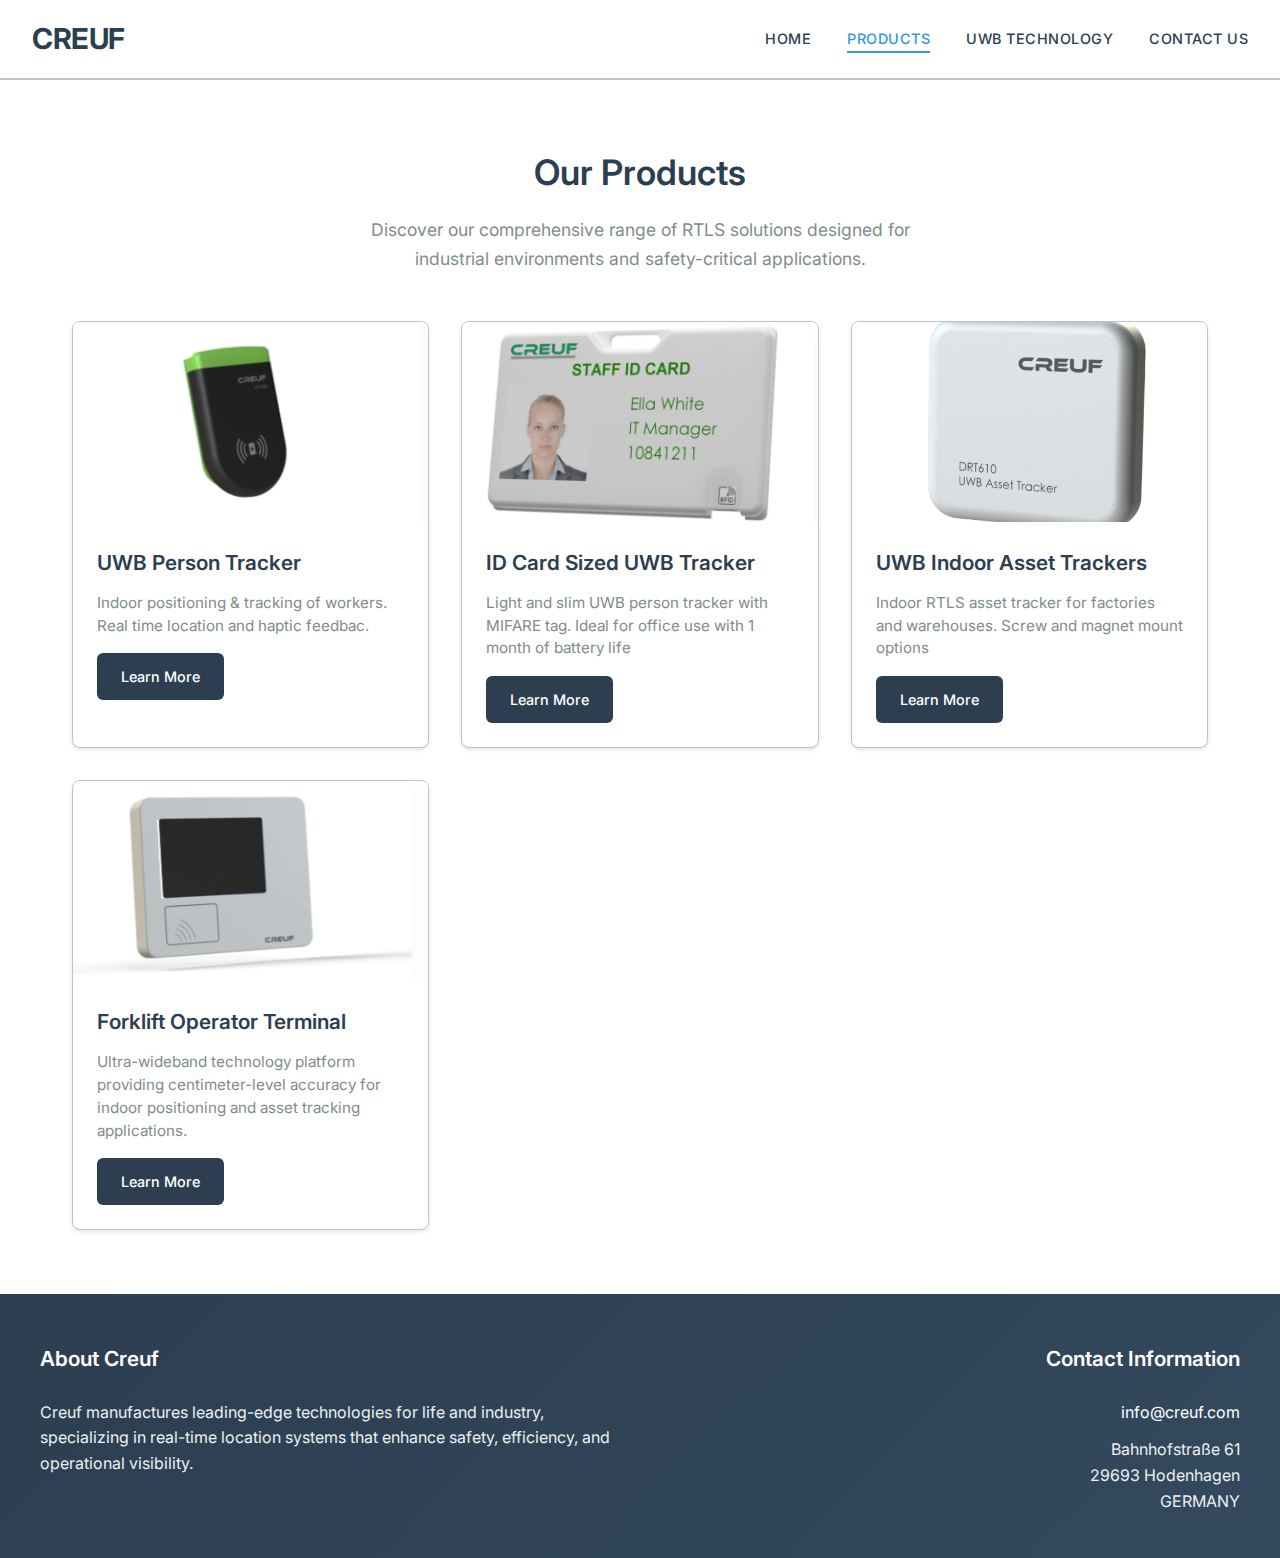
<file: products.html>
<!DOCTYPE html>
<html lang="en">
<head>
  <meta charset="UTF-8">
  <meta name="viewport" content="width=device-width, initial-scale=1.0">
  <title>Creuf RTLS</title>
  <meta name="description" content="Creuf provides industrial-grade RTLS solutions including employee tracking, forklift tracking, and Atex-certified ex-proof devices for real-time visibility and operational safety.">
  <meta name="keywords" content="RTLS, UWB, real-time tracking, asset tracking, industrial safety, ex-proof tracker, Atex certified, employee tracking, forklift tracking, indoor positioning">
  <link rel="canonical" href="https://www.creuf.com/" /> 
  <link rel="icon" href="assets/favikon.png" type="image/x-icon" />
  <link href="https://fonts.googleapis.com/css2?family=Inter:wght@400;500;600;700&display=swap" rel="stylesheet">
  <link href="https://cdnjs.cloudflare.com/ajax/libs/font-awesome/6.0.0/css/all.min.css" rel="stylesheet">
  <style>
    :root {
      --primary-color: #2c3e50;
      --secondary-color: #34495e;
      --accent-color: #3498db;
      --text-color: #2c3e50;
      --text-light: #7f8c8d;
      --background-color: #ffffff;
      --background-light: #f8f9fa;
      --border-color: #bdc3c7;
      --shadow-light: 0 2px 4px rgba(0,0,0,0.1);
      --shadow-medium: 0 4px 8px rgba(0,0,0,0.15);
    }
    
    * {
      margin: 0;
      padding: 0;
      box-sizing: border-box;
    }

    body {
      background-color: var(--background-color);
      color: var(--text-color);
      font-family: "Inter", -apple-system, BlinkMacSystemFont, sans-serif;
      line-height: 1.6;
    }

    /* Header */
    header {
      background-color: var(--background-color);
      padding: 1rem 2rem;
      display: flex;
      justify-content: space-between;
      align-items: center;
      position: sticky;
      top: 0;
      border-bottom: 2px solid var(--border-color);
      z-index: 999;
    }

    .logo {
      font-size: 1.8rem;
      font-weight: 700;
      color: var(--primary-color);
      text-decoration: none;
      letter-spacing: -0.5px;
    }

    nav a {
      margin-left: 2rem;
      text-decoration: none;
      color: var(--text-color);
      font-weight: 500;
      transition: color 0.2s ease;
      text-transform: uppercase;
      font-size: 0.9rem;
      letter-spacing: 0.5px;
    }

    nav a:hover {
      color: var(--accent-color);
    }

    nav a.active {
      color: var(--accent-color);
      border-bottom: 2px solid var(--accent-color);
      padding-bottom: 4px;
    }
 /* Products Section */
 .products-section {
      padding: 4rem 2rem;
      max-width: 1200px;
      margin: 0 auto;
    }

    .products-title {
      text-align: center;
      margin-bottom: 3rem;
    }

    .products-title h2 {
      font-size: 2.2rem;
      font-weight: 600;
      color: var(--primary-color);
      margin-bottom: 1rem;
    }

    .products-title p {
      font-size: 1.1rem;
      color: var(--text-light);
      max-width: 600px;
      margin: 0 auto;
    }

    .products-grid {
      display: grid;
      grid-template-columns: repeat(auto-fit, minmax(280px, 1fr));
      gap: 2rem;
      margin-top: 3rem;
    }

    .product-card {
      background: white;
      border-radius: 8px;
      overflow: hidden;
      box-shadow: var(--shadow-light);
      transition: box-shadow 0.3s ease;
      cursor: pointer;
      border: 1px solid var(--border-color);
    }

    .product-card:hover {
      box-shadow: var(--shadow-medium);
    }

    .product-image {
      width: 100%;
      height: 200px;
      overflow: hidden;
      background: #f5f5f5;
      display: flex;
      align-items: center;
      justify-content: center;
    }

    .product-image img {
      width: 100%;
      height: 100%;
      object-fit: cover;
    }

    .product-content {
      padding: 1.5rem;
    }

    .product-title {
      font-size: 1.3rem;
      font-weight: 600;
      color: var(--text-color);
      margin-bottom: 0.8rem;
    }

    .product-description {
      color: var(--text-light);
      font-size: 0.95rem;
      line-height: 1.5;
      margin-bottom: 1rem;
    }

    .learn-more-btn {
      background: var(--primary-color);
      color: white;
      border: none;
      padding: 0.75rem 1.5rem;
      border-radius: 6px;
      font-weight: 500;
      cursor: pointer;
      transition: background-color 0.3s ease;
      text-decoration: none;
      display: inline-block;
      font-size: 0.9rem;
    }

    .learn-more-btn:hover {
      background: #104e6f;
    }

    /* Responsive Design */
    @media (max-width: 768px) {
      .products-section {
        padding: 2rem 1rem;
      }

      .products-title h2 {
        font-size: 2rem;
      }

      .products-title p {
        font-size: 1rem;
      }

      .products-grid {
        grid-template-columns: 1fr;
        gap: 1.5rem;
      }

      nav a {
        margin-left: 1rem;
        font-size: 0.9rem;
      }
    }

    /*FOOTER */
    footer {
      background: linear-gradient(135deg, #2c3e50 0%, #34495e 100%);
      padding: 3rem 2rem 2rem;
      color: var(--white);
    }

    .footer-content {
      display: grid;
      grid-template-columns: repeat(auto-fit, minmax(250px, 1fr));
      gap: 3rem;
      max-width: 1200px;
      margin: 0 auto;
    }

    .footer-section h3 {
      color: white;
      margin-bottom: 1.5rem;
      font-size: 1.3rem;
      font-weight: 600;
    }

    .footer-section p {
      margin-bottom: 0.75rem;
      line-height: 1.6;
      color: #ecf0f1;
    }

    .footer-section a {
      color: white;
      text-decoration: none;
      transition: color 0.3s ease;
    }

    .footer-section a:hover {
      color: var(--white);
    }

    .footer-section:last-child {
      text-align: right;
    }

    .footer-bottom {
      text-align: center;
      margin-top: 2rem;
      padding-top: 2rem;
      border-top: 1px solid #4a5568;
      color: #a0aec0;
    }

</style>
</head>
<body>
    <header>
        <a href="#" class="logo">CREUF</a>
        <nav>
          <a href="index.html">Home</a>
          <a href="products.html" class="active">Products</a>
          <a href="index.html#technology">UWB Technology</a>
          <a href="contact.html">Contact Us</a>
        </nav>
      </header>
  
      <!-- Products Section -->
      <section class="products-section">
        <div class="products-title">
          <h2>Our Products</h2>
          <p>Discover our comprehensive range of RTLS solutions designed for industrial environments and safety-critical applications.</p>
        </div>
  
        <div class="products-grid">
         
          <div class="product-card">
            <div class="product-image">
              <img src="assets/personTracker.png" alt="UWB Person Tracker">
            </div>
            <div class="product-content">
              <h3 class="product-title">UWB Person Tracker</h3>
              <p class="product-description">Indoor positioning & tracking of workers. Real time location and haptic feedbac.</p>
              <a href="employeeTracker.html" class="learn-more-btn">Learn More</a>
            </div>
          </div>
  
          <div class="product-card">
            <div class="product-image">
              <img src="assets/idCard.png" alt="ID Card Sized UWB Tracker">
            </div>
            <div class="product-content">
              <h3 class="product-title">ID Card Sized UWB Tracker</h3>
              <p class="product-description">Light and slim UWB person tracker with MIFARE tag. Ideal for office use with 1 month of battery life</p>
              <a href="idCardUWBTracker.html" class="learn-more-btn">Learn More</a>
            </div>
          </div>
  
          
          <div class="product-card">
            <div class="product-image">
              <img src="assets/assetTracker.png" alt="UWB Indoor Asset Trackers">
            </div>
            <div class="product-content">
              <h3 class="product-title">UWB Indoor Asset Trackers</h3>
              <p class="product-description">Indoor RTLS asset tracker for factories and warehouses. Screw and magnet mount options</p>
              <a href="assetTracker.html" class="learn-more-btn">Learn More</a>
            </div>
          </div>
  
    
          <div class="product-card">
            <div class="product-image">
              <img src="assets/frokliftTerminal.png" alt="Forklift Operator Terminal">
            </div>
            <div class="product-content">
              <h3 class="product-title">Forklift Operator Terminal</h3>
              <p class="product-description">Ultra-wideband technology platform providing centimeter-level accuracy for indoor positioning and asset tracking applications.</p>
              <a href="forkliftTracker.html" class="learn-more-btn">Learn More</a>
            </div>
          </div>
        </div>
      </section>
  
      <!--FOOTER-->
      <footer>
          <div class="footer-content">
            <div class="footer-section">
              <h3>About Creuf</h3>
              <p>Creuf manufactures leading-edge technologies for life and industry, specializing in real-time location systems that enhance safety, efficiency, and operational visibility.</p>
            </div>
            <div class="footer-section">
              <h3>Contact Information</h3>
              <p><a href="mailto:info@creuf.com">info@creuf.com</a></p>
              <p>Bahnhofstraße 61<br>
                 29693 Hodenhagen<br>
                 GERMANY</p>
            </div>
          </div>
        </footer>
        
</body>
</html>
</file>
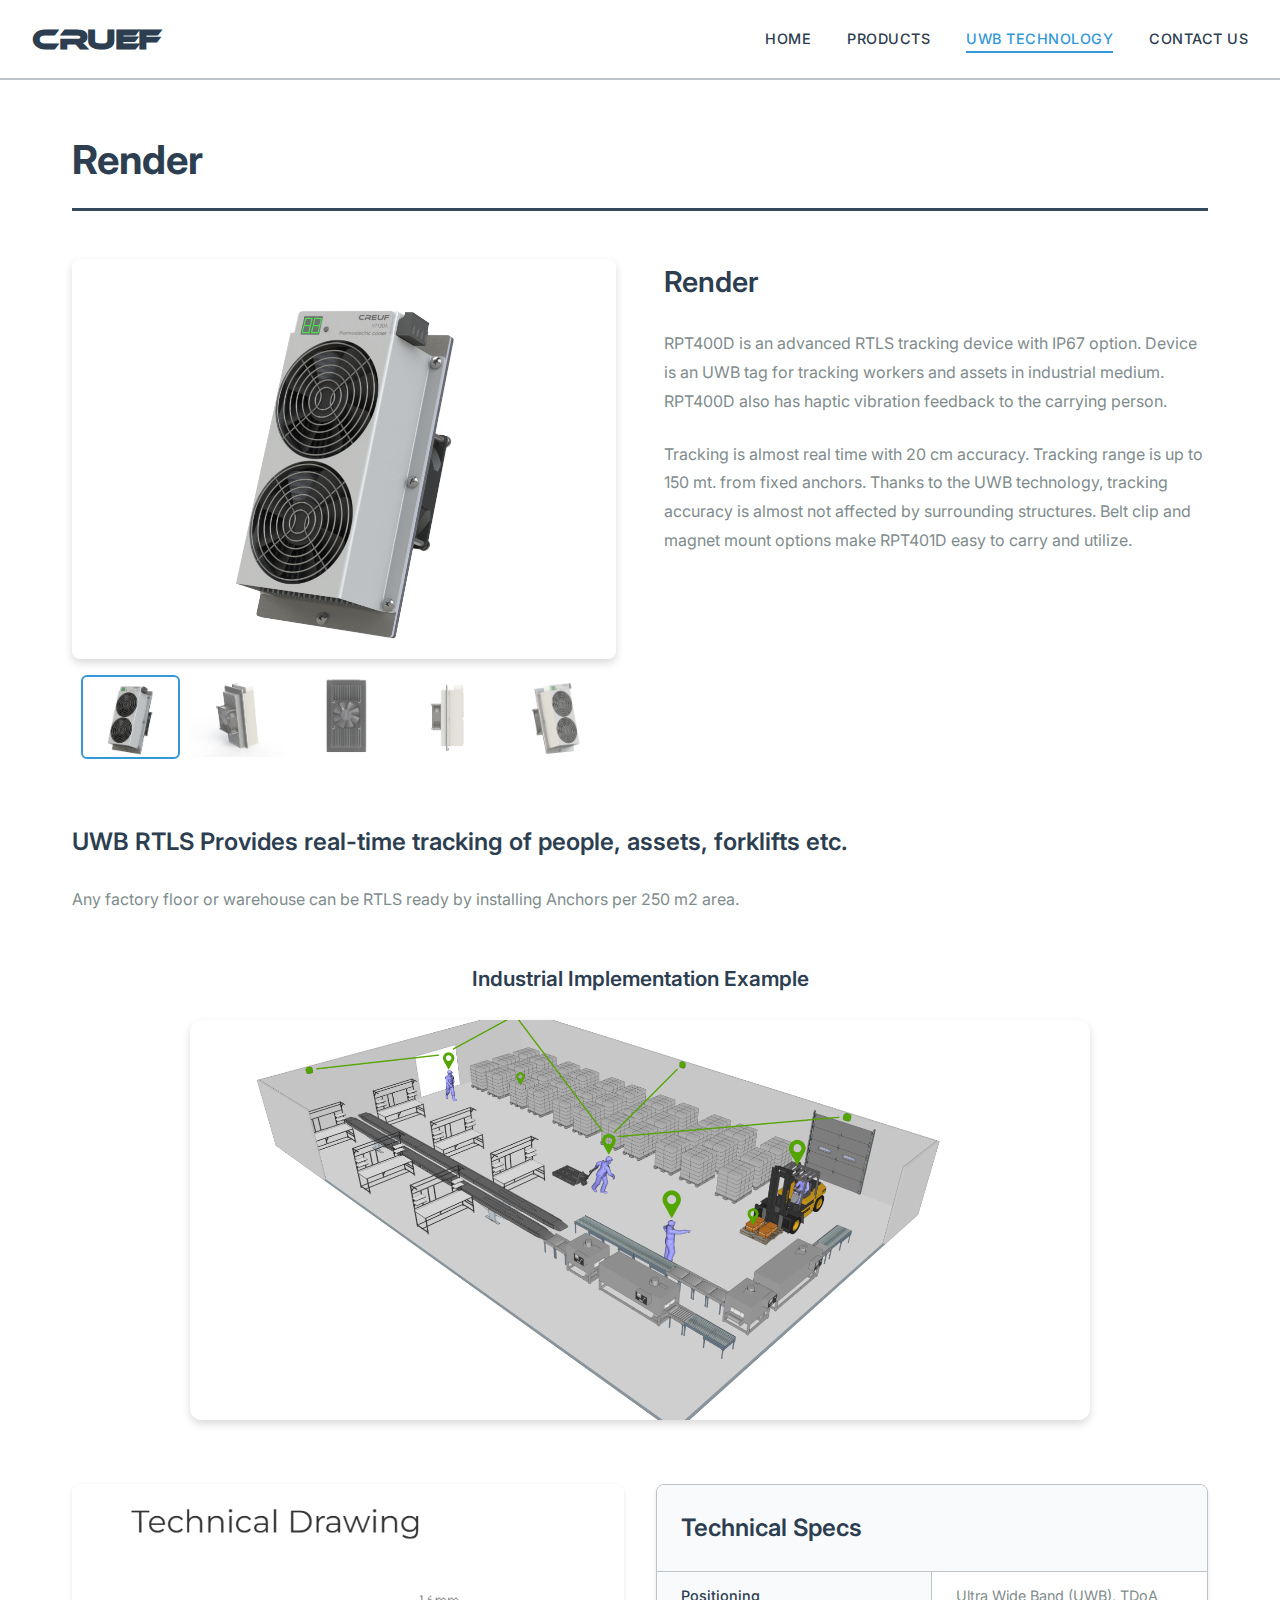
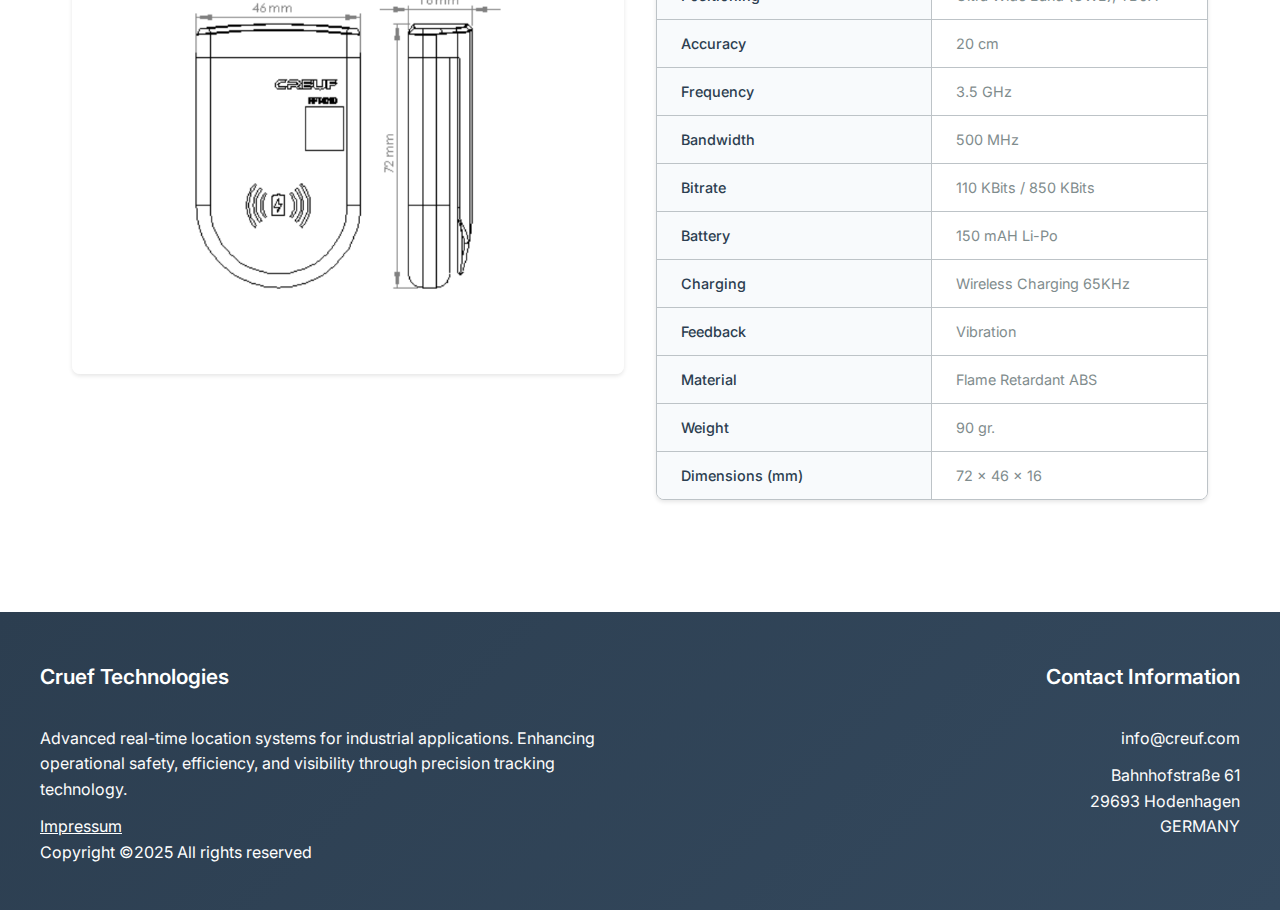
<file: render.html>
<!DOCTYPE html>
<html lang="en">
<head>
  <meta charset="UTF-8">
  <meta name="viewport" content="width=device-width, initial-scale=1.0">
  <title>Creuf RTLS</title>
  <meta name="description" content="Creuf provides industrial-grade RTLS solutions including employee tracking, forklift tracking, and Atex-certified ex-proof devices for real-time visibility and operational safety.">
  <meta name="keywords" content="RTLS, UWB, real-time tracking, asset tracking, industrial safety, ex-proof tracker, Atex certified, employee tracking, forklift tracking, indoor positioning">
  <link rel="canonical" href="https://www.creuf.com/" /> 
  <link rel="icon" href="assets/favikon.png" type="image/x-icon" />
  <link href="https://fonts.googleapis.com/css2?family=Inter:wght@400;500;600;700&display=swap" rel="stylesheet">
  <link href="https://cdnjs.cloudflare.com/ajax/libs/font-awesome/6.0.0/css/all.min.css" rel="stylesheet">
  <link href="assets/font.css" rel="stylesheet">
  <style>
    :root {
      --primary-color: #2c3e50;
      --secondary-color: #34495e;
      --accent-color: #3498db;
      --text-color: #2c3e50;
      --text-light: #7f8c8d;
      --background-color: #ffffff;
      --background-light: #f8f9fa;
      --border-color: #bdc3c7;
      --shadow-light: 0 2px 4px rgba(0,0,0,0.1);
      --shadow-medium: 0 4px 8px rgba(0,0,0,0.15);
    }
    
    * {
      margin: 0;
      padding: 0;
      box-sizing: border-box;
    }

    body {
      background-color: var(--background-color);
      color: var(--text-color);
      font-family: "Inter", -apple-system, BlinkMacSystemFont, sans-serif;
      line-height: 1.6;
    }

    /* Header */
    header {
      background-color: var(--background-color);
      padding: 1rem 2rem;
      display: flex;
      justify-content: space-between;
      align-items: center;
      position: sticky;
      top: 0;
      border-bottom: 2px solid var(--border-color);
      z-index: 999;
    }

    .logo {
      font-size: 1.8rem;
      font-weight: 700;
      color: var(--primary-color);
      text-decoration: none;
      letter-spacing: -0.5px;
      font-family: 'Ethnocentric', sans-serif;
      text-transform: uppercase;
      -webkit-user-select: none;
      -moz-user-select: none;
      -ms-user-select: none;
      user-select: none;
    }
    
    nav a {
      margin-left: 2rem;
      text-decoration: none;
      color: var(--text-color);
      font-weight: 500;
      transition: color 0.2s ease;
      text-transform: uppercase;
      font-size: 0.9rem;
      letter-spacing: 0.5px;
      -webkit-user-select: none;
      -moz-user-select: none;
      -ms-user-select: none;
      user-select: none;
    }

    nav a:hover {
      color: var(--accent-color);
    }

    nav a.active {
      color: var(--accent-color);
      border-bottom: 2px solid var(--accent-color);
      padding-bottom: 4px;
    }

    /* Main Content */
    main {
      max-width: 1200px;
      margin: 0 auto;
      padding: 3rem 2rem;
    }

    .product-title {
      font-size: 2.5rem;
      font-weight: 700;
      color: var(--primary-color);
      margin-bottom: 3rem;
      border-bottom: 3px solid var(--secondary-color);
      padding-bottom: 1rem;
    }

    .product-overview {
      display: grid;
      grid-template-columns: 1fr 1fr;
      gap: 3rem;
      margin-bottom: 4rem;
    }

    /* Image Gallery Styles */
    .main-image {
      position: relative;
      width: 100%;
    }

    /* Hide radio buttons */
    .main-image input[type="radio"] {
      display: none;
    }

    .image-display {
      position: relative;
      width: 100%;
      height: 400px;
      overflow: hidden;
      border-radius: 8px;
      box-shadow: var(--shadow-medium);
      margin-bottom: 1rem;
    }

    .main-img {
      position: absolute;
      top: 0;
      left: 0;
      width: 100%;
      height: 100%;
      object-fit: cover;
      opacity: 0;
      transition: opacity 0.3s ease;
      padding: 15px;
    }

    /* Show images based on radio button selection */
    #img1:checked ~ .image-display .Render1,
    #img2:checked ~ .image-display .Render2,
    #img3:checked ~ .image-display .Render3,
    #img4:checked ~ .image-display .Render4,
    #img5:checked ~ .image-display .Render5 {
      opacity: 1;
    }

    .thumbnails {
      display: flex;
      gap: 0.5rem;
      justify-content: center;
      flex-wrap: wrap;
    }

    .thumbnail-label {
      cursor: pointer;
      border: 2px solid transparent;
      border-radius: 6px;
      overflow: hidden;
      transition: all 0.3s ease;
      opacity: 0.7;
    }

    .thumbnail-label:hover {
      opacity: 1;
      transform: scale(1.05);
    }

    .thumbnail-label img {
      width: 95px;
      height: 80px;
      object-fit: cover;
      display: block;
    }

    /* Active thumbnail styling */
    #img1:checked ~ .thumbnails .thumb1,
    #img2:checked ~ .thumbnails .thumb2,
    #img3:checked ~ .thumbnails .thumb3,
    #img4:checked ~ .thumbnails .thumb4,
    #img5:checked ~ .thumbnails .thumb5 {
      border-color: var(--accent-color);
      opacity: 1;
    }

    .product-info h2 {
      font-size: 1.8rem;
      font-weight: 600;
      color: var(--primary-color);
      margin-bottom: 1.5rem;
    }

    .product-info p {
      color: var(--text-light);
      line-height: 1.8;
      margin-bottom: 1.5rem;
    }

    .product-features {
      margin-bottom: 4rem;
    }

    .product-features h3 {
      font-size: 1.5rem;
      font-weight: 600;
      color: var(--primary-color);
      margin-bottom: 1.5rem;
    }

    .product-features p {
      color: var(--text-light);
      line-height: 1.8;
      margin-bottom: 2rem;
    }

    /* Factory section with title and image */
    .factory-section {
      text-align: center;
      margin: 3rem 0;
    }

    .factory-title {
      font-size: 1.3rem;
      font-weight: 600;
      color: var(--primary-color);
      margin-bottom: 1.5rem;
    }

    .factory-image {
      display: block;
      margin: 0 auto;
      max-width: 900px;
      width: 100%;
      height: 400px;
      object-fit: cover;
      border-radius: 12px;
      box-shadow: var(--shadow-medium);
    }

    /* Technical Specifications Section */
    .tech-specs-section {
      display: grid;
      grid-template-columns: 1fr 1fr;
      gap: 2rem;
      margin: 4rem 0;
      align-items: start;
    }

    .tech-specs-image {
      width: 100%;
      height: auto;
      border-radius: 8px;
      box-shadow: var(--shadow-light);
    }

    .tech-specs {
      background-color: var(--background-color);
      border-radius: 8px;
      box-shadow: var(--shadow-light);
      overflow: hidden;
      border: 1px solid var(--border-color);
    }

    .tech-specs h3 {
      font-size: 1.5rem;
      font-weight: 600;
      color: var(--text-color);
      padding: 1.5rem;
      background-color: #f8fafc;
      margin: 0;
      border-bottom: 1px solid var(--border-color);
    }

    .specs-table {
      width: 100%;
    }

    .spec-row {
      display: grid;
      grid-template-columns: 1fr 1fr;
      border-bottom: 1px solid var(--border-color);
    }

    .spec-row:last-child {
      border-bottom: none;
    }

    .spec-label {
      padding: 0.75rem 1.5rem;
      font-weight: 500;
      color: var(--text-color);
      background-color: #f8fafc;
      border-right: 1px solid var(--border-color);
      font-size: 0.9rem;
    }

    .spec-value {
      padding: 0.75rem 1.5rem;
      color: var(--text-light);
      background-color: var(--background-color);
      font-size: 0.9rem;
    }

    /* Responsive Design */
    @media (max-width: 768px) {
      .product-overview {
        grid-template-columns: 1fr;
        gap: 2rem;
      }

      .tech-specs-section {
        grid-template-columns: 1fr;
        gap: 2rem;
      }

      .tech-specs-image {
        width: 100%;
        max-width: 300px;
        margin: 0 auto;
        display: block;
      }

      .product-title {
        font-size: 2rem;
      }

      main {
        padding: 2rem 1rem;
      }

      .spec-row {
        grid-template-columns: 1fr;
      }

      .spec-label {
        border-right: none;
        border-bottom: 1px solid var(--border-color);
      }

      .image-display {
        height: 250px;
      }

      .thumbnail-label img {
        width: 60px;
        height: 45px;
      }
    }

    /*FOOTER */
    footer {
      background: linear-gradient(135deg, #2c3e50 0%, #34495e 100%);
      padding: 3rem 2rem 2rem;
      color: white;
    }

    .footer-content {
      display: grid;
      grid-template-columns: repeat(auto-fit, minmax(250px, 1fr));
      gap: 3rem;
      max-width: 1200px;
      margin: 0 auto;
    }

    .footer-section h3 {
      color: white;
      margin-bottom: 2rem;
      font-size: 1.3rem;
      font-weight: 600;
    }

    .footer-section p {
      margin-bottom: 0.75rem;
      line-height: 1.6;
      color: #fcfcfc;
    }

    .footer-section a {
      color: white;
      text-decoration: none;
      transition: color 0.3s ease;
    }

    .footer-section a:hover {
      color: white;
    }

    .footer-section:last-child {
        text-align: right;
    }

    .footer-bottom {
      text-align: center;
      margin-top: 2rem;
      padding-top: 2rem;
      border-top: 1px solid #4a5568;
      color: #a0aec0;
    }
 
</style>
</head>
<body>
    <header>
        <a href="#" class="logo">Cruef</a>
        <nav>
            <a href="index.html">Home</a>
            <a href="products.html">Products</a>
            <a href="products.html" class="active">UWB Technology</a>
            <a href="contact.html">Contact Us</a>
        </nav>
    </header>

    <main>
        <!--Genel Başlık-->
        <h1 class="product-title">Render</h1>

        <!--Ürün başlığı-->
        <section class="product-overview">
            <div class="main-image">
                <!-- Radio button'lar -->
                <input type="radio" id="img1" name="gallery" checked>
                <input type="radio" id="img2" name="gallery">
                <input type="radio" id="img3" name="gallery">
                <input type="radio" id="img4" name="gallery">
                <input type="radio" id="img5" name="gallery">
                
                <!-- Ana resim gösterme alanı -->
                <div class="image-display">
                    <img src="assets/render1.png" alt="Render1" class="main-img Render1">
                    <img src="assets/render2.png" alt="Render2" class="main-img Render2">
                    <img src="assets/render3.png" alt="Render3" class="main-img Render3">
                    <img src="assets/render4.png" alt="Render4" class="main-img Render4">
                    <img src="assets/render5.png" alt="Render5" class="main-img Render5">
                </div>
                
                <!-- Küçük resimler -->
                <div class="thumbnails">
                    <label for="img1" class="thumbnail-label thumb1">
                        <img src="assets/render1.png" alt="Küçük Resim 1">
                    </label>
                    <label for="img2" class="thumbnail-label thumb2">
                        <img src="assets/render2.png" alt="Küçük Resim 2">
                    </label>
                    <label for="img3" class="thumbnail-label thumb3">
                        <img src="assets/render3.png" alt="Küçük Resim 3">
                    </label>
                    <label for="img4" class="thumbnail-label thumb4">
                        <img src="assets/render4.png" alt="Küçük Resim 4">
                    </label>
                    <label for="img5" class="thumbnail-label thumb5">
                        <img src="assets/render5.png" alt="Küçük Resim 5">
                    </label>
                </div>
            </div>
            
            <div class="product-info">
                <h2>Render</h2>
                <p>RPT400D is an advanced RTLS tracking device with IP67 option. Device is an UWB tag for tracking workers and assets in industrial medium. RPT400D also has haptic vibration feedback to the carrying person.</p>
                <p>Tracking is almost real time with 20 cm accuracy. Tracking range is up to 150 mt. from fixed anchors. Thanks to the UWB technology, tracking accuracy is almost not affected by surrounding structures. Belt clip and magnet mount options make RPT401D easy to carry and utilize.</p>
            </div>
        </section>
       <!--Özellikler Bölümü-->
        <section class="product-features">
            <h3>UWB RTLS Provides real-time tracking of people, assets, forklifts etc.</h3>
            <p>Any factory floor or warehouse can be RTLS ready by installing Anchors per 250 m2 area.</p>
        
            <div class="factory-section">
                <h4 class="factory-title">Industrial Implementation Example</h4>
                <img src="assets/factory.png" alt="Factory RTLS Implementation" class="factory-image">
            </div>
        </section>

        <!--Teknik resim bölümü-->
        <section class="tech-specs-section">
            <img src="assets/PTrackerTechnic.png" alt="ptrackerTeknik" class="tech-specs-image">
            <div class="tech-specs">
                <h3>Technical Specs</h3>
                <div class="specs-table">
                    <div class="spec-row">
                        <div class="spec-label">Positioning</div>
                        <div class="spec-value">Ultra Wide Band (UWB), TDoA</div>
                    </div>
                    <div class="spec-row">
                        <div class="spec-label">Accuracy</div>
                        <div class="spec-value">20 cm</div>
                    </div>
                    <div class="spec-row">
                        <div class="spec-label">Frequency</div>
                        <div class="spec-value">3.5 GHz</div>
                    </div>
                    <div class="spec-row">
                        <div class="spec-label">Bandwidth</div>
                        <div class="spec-value">500 MHz</div>
                    </div>
                    <div class="spec-row">
                        <div class="spec-label">Bitrate</div>
                        <div class="spec-value">110 KBits / 850 KBits</div>
                    </div>
                    <div class="spec-row">
                        <div class="spec-label">Battery</div>
                        <div class="spec-value">150 mAH Li-Po</div>
                    </div>
                    <div class="spec-row">
                        <div class="spec-label">Charging</div>
                        <div class="spec-value">Wireless Charging 65KHz</div>
                    </div>
                    <div class="spec-row">
                        <div class="spec-label">Feedback</div>
                        <div class="spec-value">Vibration</div>
                    </div>
                    <div class="spec-row">
                        <div class="spec-label">Material</div>
                        <div class="spec-value">Flame Retardant ABS</div>
                    </div>
                    <div class="spec-row">
                        <div class="spec-label">Weight</div>
                        <div class="spec-value">90 gr.</div>
                    </div>
                    <div class="spec-row">
                        <div class="spec-label">Dimensions (mm)</div>
                        <div class="spec-value">72 x 46 x 16</div>
                    </div>
                </div>
            </div>
        </section>
    </main>

    <!--Footer Section-->
    <footer>
        <div class="footer-content">
            <div class="footer-section">
                <h3>Cruef Technologies</h3>
                <p>Advanced real-time location systems for industrial applications. Enhancing operational safety, efficiency, and visibility through precision tracking technology.</p>
                <div class="footer-legal">
                    <a href="http://creuf.com/impressum.html" target="_blank" style="color: #fff; text-decoration:underline ">Impressum</a>
                    <p style="color: #fff;">Copyright  ©2025 All rights reserved</p>
                </div>
            </div>
            <div class="footer-section">
                <h3>Contact Information</h3>
                <p><a href="mailto:info@cruef.com">info@creuf.com</a></p>
                <p>Bahnhofstraße 61<br>
                   29693 Hodenhagen<br>
                   GERMANY</p>
            </div>
        </div>
    </footer>
</body>
</html>
</file>
<file: assets/font.css>
@font-face {
  font-family: 'Ethnocentric';
  src: url('Fonts/Ethnocentric Rg.otf') format('opentype');
  font-weight: normal;
  font-style: normal;
}

@font-face {
  font-family: 'Ethnocentric';
  src: url('Fonts/Ethnocentric Rg It.otf') format('opentype');
  font-weight: normal;
  font-style: italic;
}
</file>
